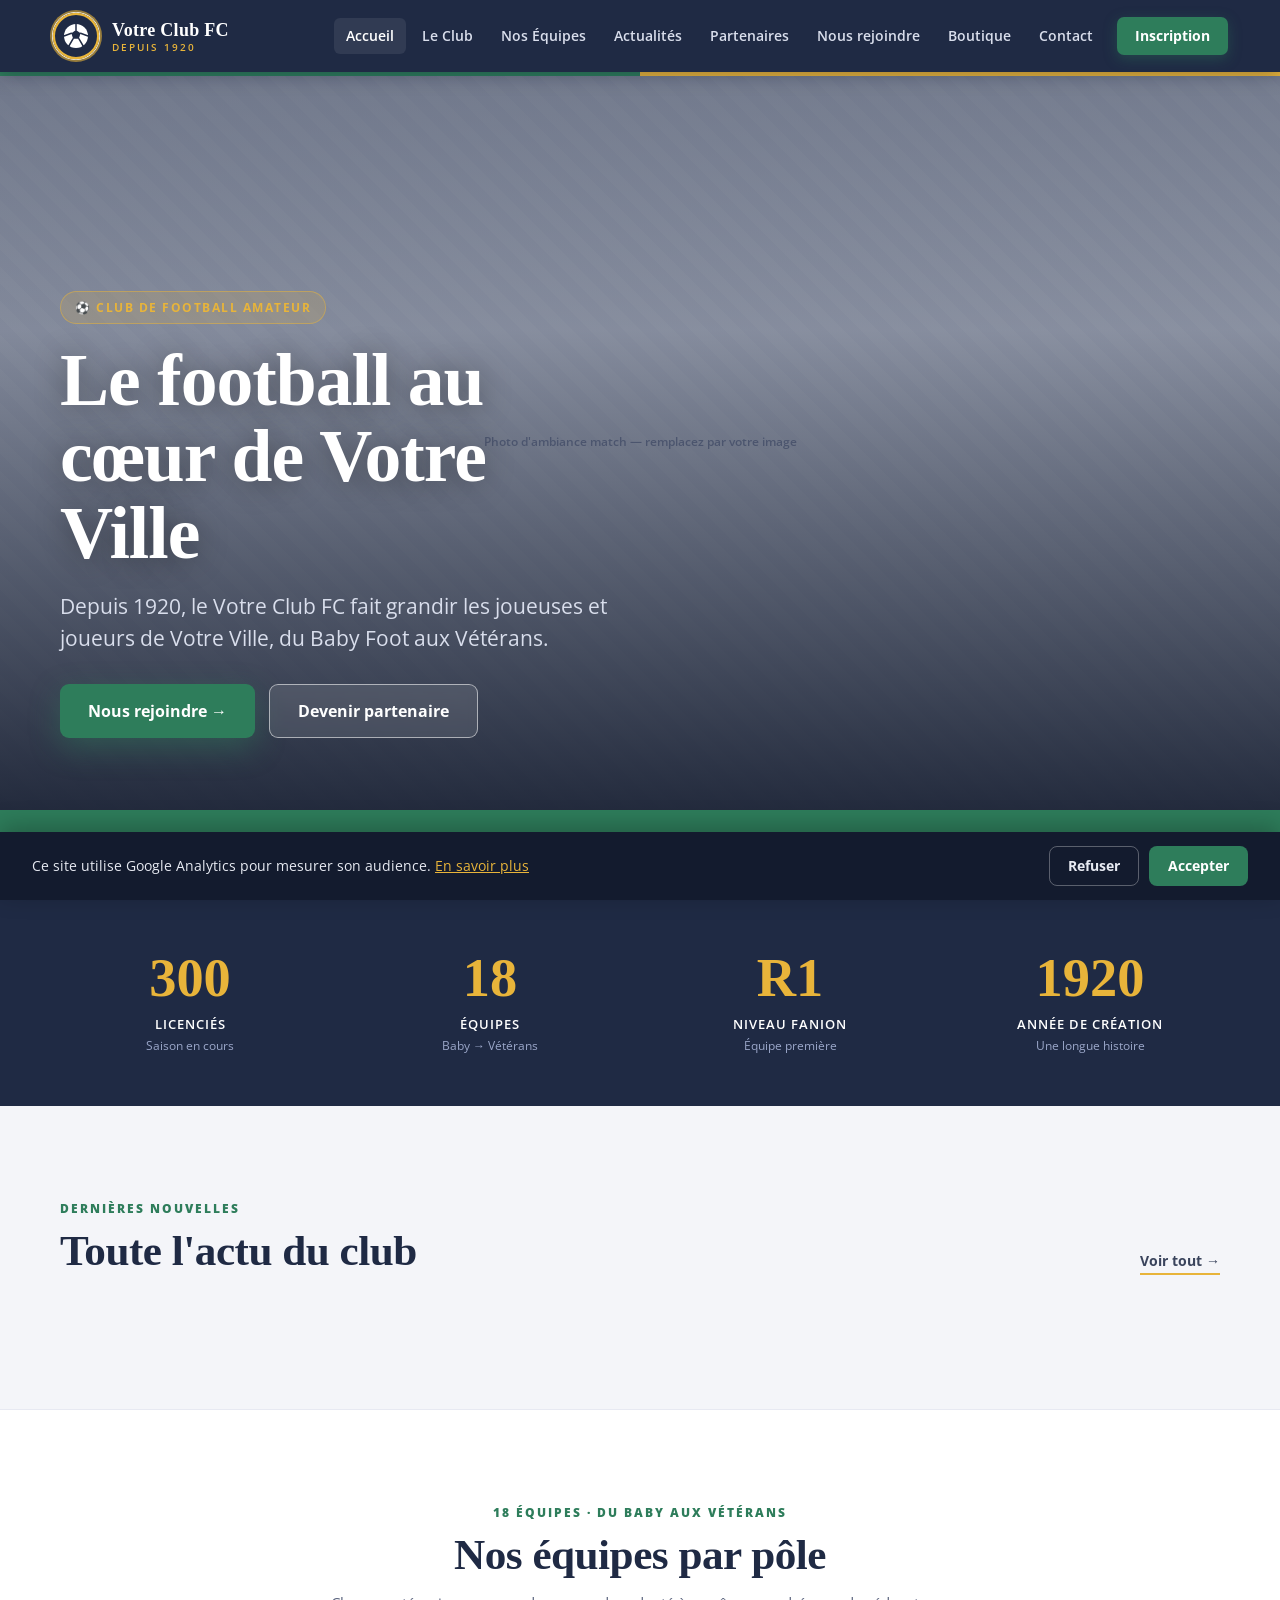
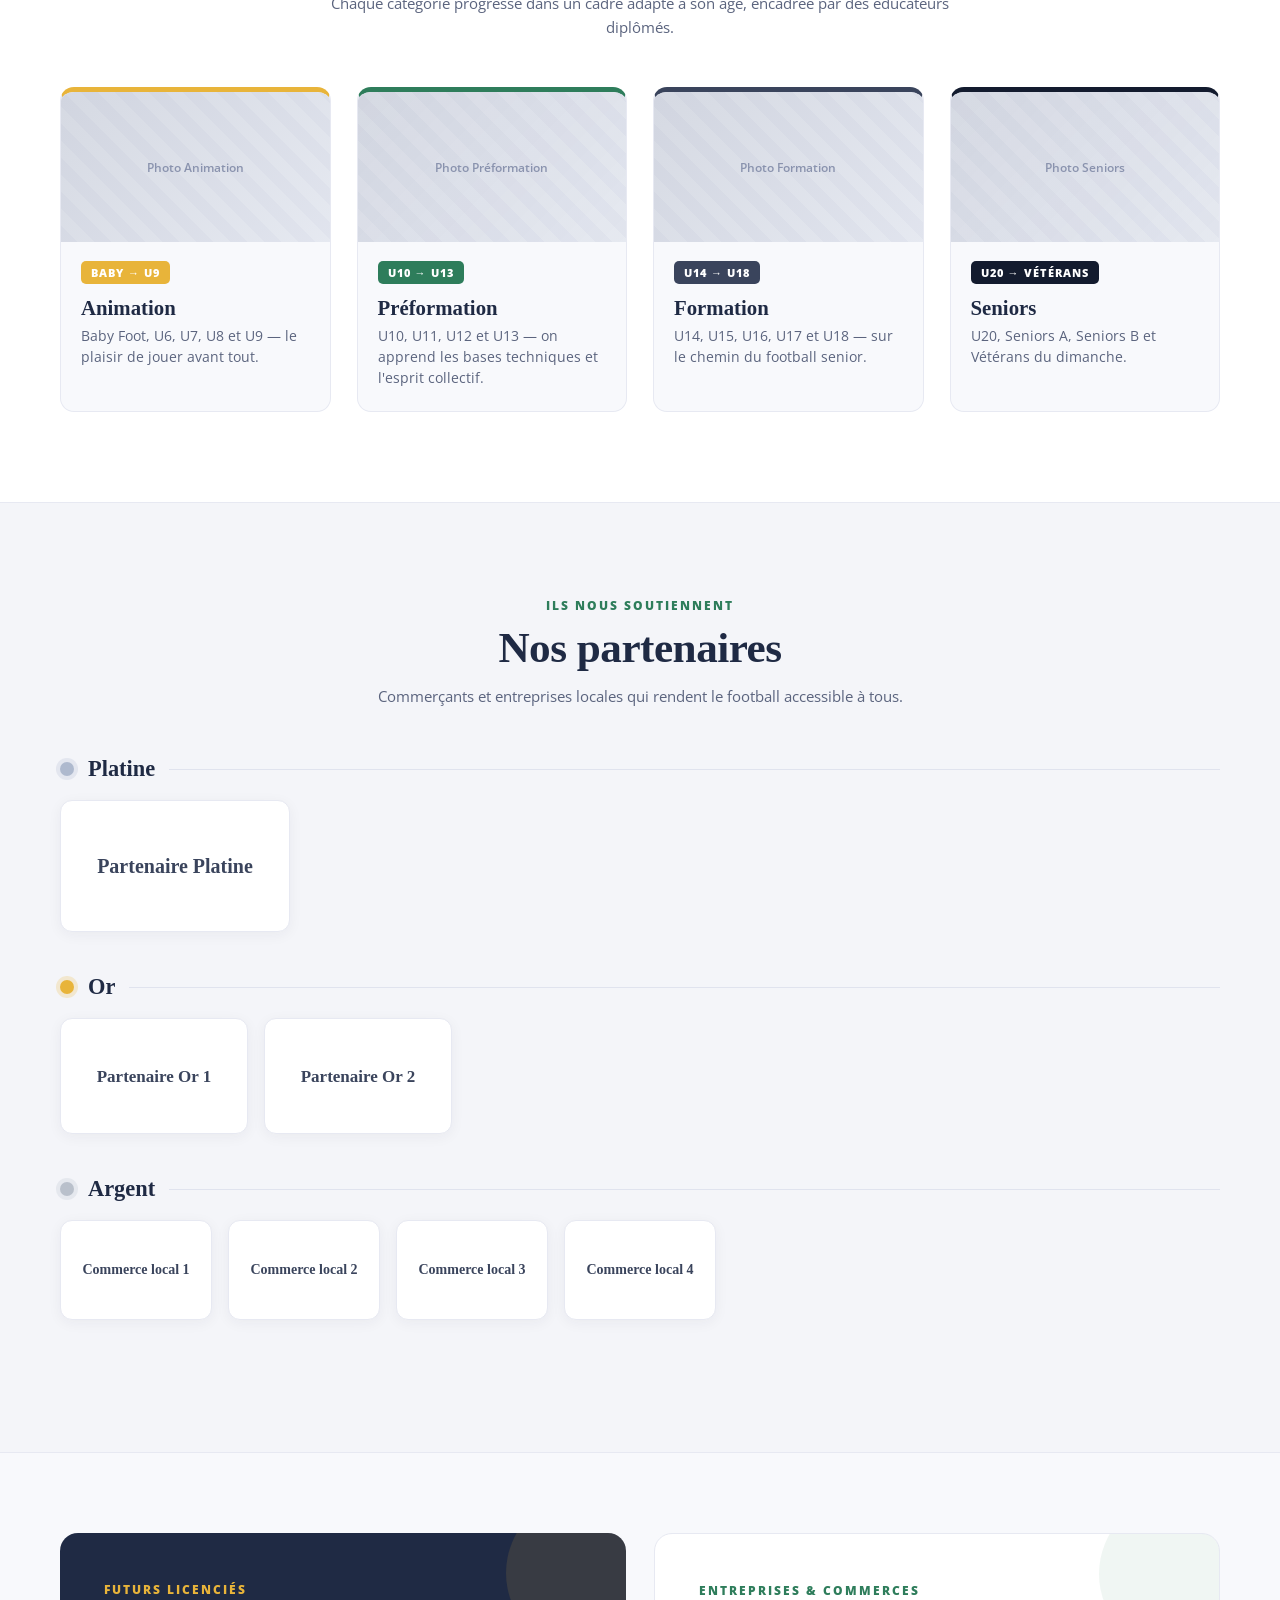
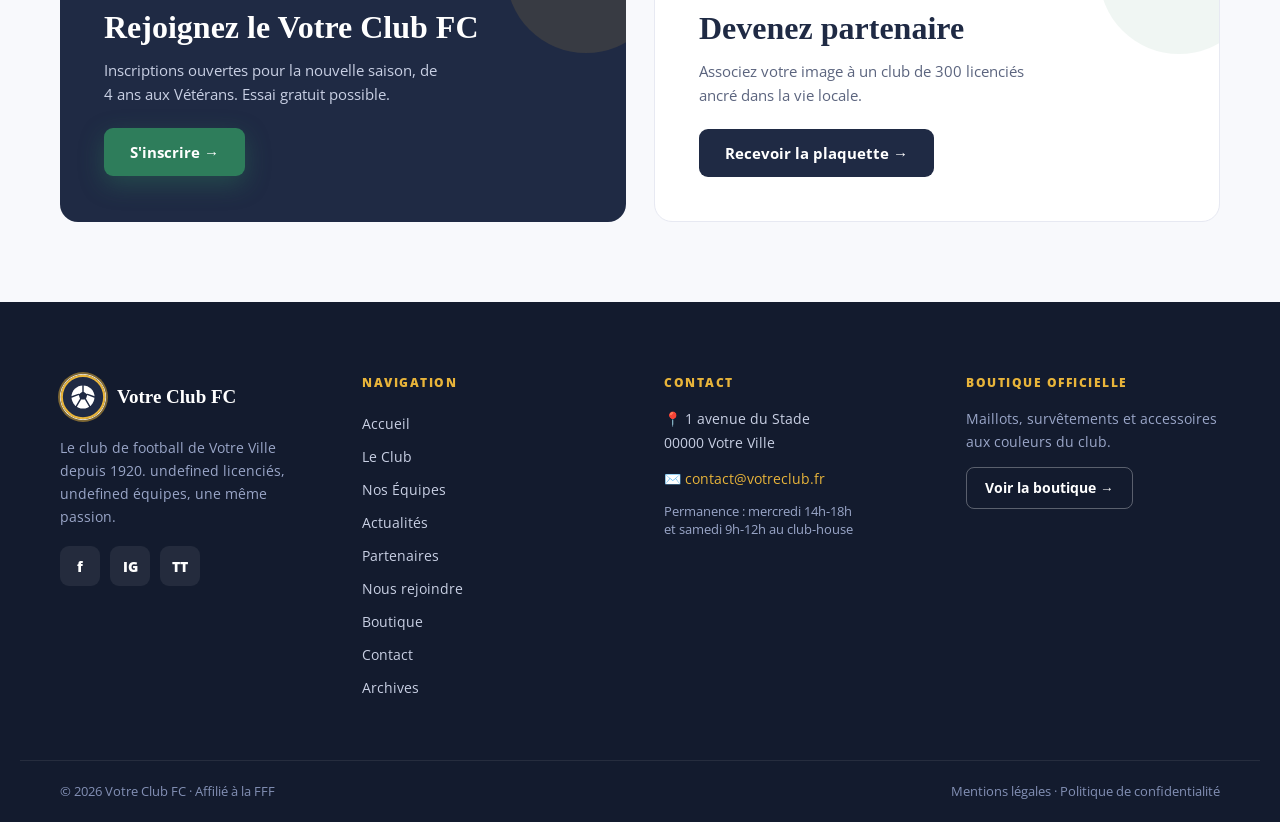
<file: index.html>
<!DOCTYPE html>
<html lang="fr">
<head>
  <meta charset="utf-8">
  <meta name="viewport" content="width=device-width, initial-scale=1">
  <title>Votre Club FC — Site officiel</title>
  <meta name="description" content="Le site officiel de votre club de football amateur : équipes, actualités, résultats du week-end, partenaires et inscriptions.">

  <link rel="preconnect" href="https://fonts.googleapis.com">
  <link rel="preconnect" href="https://fonts.gstatic.com" crossorigin>
  <link href="https://fonts.googleapis.com/css2?family=Open+Sans:ital,wght@0,400;0,500;0,600;0,700;0,800;1,400&display=swap" rel="stylesheet">
  <link rel="stylesheet" href="css/style.css">
</head>
<body>

  <header class="site-header">
    <nav class="nav">
      <a href="index.html#accueil" class="nav__logo">
        <img src="images/logo.svg" data-config-src="logoUrl" alt="Logo du club" class="logo-img">
        <span class="logo-text">
          <span class="logo-name" data-config="clubName">Votre Club FC</span>
          <span class="logo-since" data-config="since">DEPUIS 1920</span>
        </span>
      </a>
      <div class="nav__links">
        <a href="index.html#accueil" class="nav__link is-active">Accueil</a>
        <a href="club.html" class="nav__link">Le Club</a>
        <a href="equipes.html" class="nav__link">Nos Équipes</a>
        <a href="actualites.html" class="nav__link">Actualités</a>
        <a href="partenaires.html" class="nav__link">Partenaires</a>
        <a href="rejoindre.html" class="nav__link">Nous rejoindre</a>
        <a href="boutique.html" class="nav__link">Boutique</a>
        <a href="contact.html" class="nav__link">Contact</a>
        <a href="rejoindre.html" class="nav__cta">Inscription</a>
      </div>
      <button class="nav__burger" data-burger aria-label="Menu" aria-expanded="false" aria-controls="mobile-menu">
        <span><span></span><span></span><span></span></span>
      </button>
    </nav>
    <div class="mobile-menu" id="mobile-menu" data-mobile-menu>
      <a href="index.html#accueil" class="mobile-menu__link">Accueil</a>
      <a href="club.html" class="mobile-menu__link">Le Club</a>
      <a href="equipes.html" class="mobile-menu__link">Nos Équipes</a>
      <a href="actualites.html" class="mobile-menu__link">Actualités</a>
      <a href="partenaires.html" class="mobile-menu__link">Partenaires</a>
      <a href="rejoindre.html" class="mobile-menu__link">Nous rejoindre</a>
      <a href="boutique.html" class="mobile-menu__link">Boutique</a>
      <a href="contact.html" class="mobile-menu__link">Contact</a>
      <a href="rejoindre.html" class="mobile-menu__cta">S'inscrire au club</a>
    </div>
  </header>

  <!-- ============ HERO ============ -->
  <section id="accueil" class="hero">
    <div class="img-placeholder">Photo d'ambiance match — remplacez par votre image</div>
    <div class="hero__overlay"></div>
    <div class="hero__stripe"></div>
    <div class="hero__content">
      <span class="badge">⚽ CLUB DE FOOTBALL AMATEUR</span>
      <h1 class="hero__title">Le football au cœur de <span data-config="city">Votre Ville</span></h1>
      <p class="hero__text">Depuis <span data-config="foundedYear">1920</span>, le <span data-config="clubName">Votre Club FC</span> fait grandir les joueuses et joueurs de <span data-config="city">Votre Ville</span>, du Baby Foot aux Vétérans.</p>
      <div class="hero__actions">
        <a href="rejoindre.html" class="btn btn--primary">Nous rejoindre →</a>
        <a href="partenaires.html" class="btn btn--ghost">Devenir partenaire</a>
      </div>
    </div>
  </section>

  <!-- ============ BANDEAU PROCHAIN MATCH ============ -->
  <section class="match-banner">
    <div class="match-banner__inner">
      <div class="match-label">
        <span class="pulse-dot"></span>
        <span>PROCHAIN MATCH</span>
      </div>
      <div class="match-info">
        <div>
          <div class="match-meta">DIMANCHE · 15H00 · CHAMPIONNAT</div>
          <div class="match-teams"><span data-config="clubName">Votre Club FC</span> <span class="vs">vs</span> Équipe adverse</div>
        </div>
        <span class="match-place">📍 Stade municipal</span>
      </div>
      <a href="actualites.html" class="match-cta">Calendrier →</a>
    </div>
  </section>

  <!-- ============ WEEK-END (alimenté par admin.html) ============ -->
  <section id="weekend" class="section" hidden>
    <div class="section-head">
      <div>
        <span class="eyebrow">LE WEEK-END</span>
        <h2 class="section-title">Programme &amp; résultats</h2>
      </div>
      <span id="weekend-date" class="section-head__meta"></span>
    </div>
    <div class="weekend-grid">
      <div class="weekend-col">
        <h3 class="weekend-subtitle">📅 Programme</h3>
        <div id="program-wrap"></div>
        <p id="program-empty" class="wk-empty" hidden>Programme à venir.</p>
      </div>
      <div class="weekend-col">
        <h3 class="weekend-subtitle">🏆 Derniers résultats</h3>
        <div id="results-wrap"></div>
        <p id="results-empty" class="wk-empty" hidden>Résultats à venir.</p>
      </div>
    </div>
  </section>

  <!-- ============ STATISTIQUES ============ -->
  <section class="stats">
    <div class="stats__grid">
      <div class="stat">
        <span class="stat__value" data-config="memberCount">300</span>
        <span class="stat__label">Licenciés</span>
        <span class="stat__sub">Saison en cours</span>
      </div>
      <div class="stat">
        <span class="stat__value" data-config="teamCount">18</span>
        <span class="stat__label">Équipes</span>
        <span class="stat__sub">Baby → Vétérans</span>
      </div>
      <div class="stat">
        <span class="stat__value" data-config="flagshipTeam.level">R1</span>
        <span class="stat__label">Niveau fanion</span>
        <span class="stat__sub">Équipe première</span>
      </div>
      <div class="stat">
        <span class="stat__value" data-config="foundedYear">1920</span>
        <span class="stat__label">Année de création</span>
        <span class="stat__sub">Une longue histoire</span>
      </div>
    </div>
  </section>

  <!-- ============ ACTUALITÉS (à la une depuis l'admin) ============ -->
  <section id="actus" class="section">
    <div class="section-head">
      <div>
        <span class="eyebrow">DERNIÈRES NOUVELLES</span>
        <h2 class="section-title">Toute l'actu du club</h2>
      </div>
      <a href="actualites.html" class="link-more">Voir tout →</a>
    </div>
    <div class="news-grid" id="news-grid"></div>
    <p class="news-empty" id="news-empty-home" hidden></p>
  </section>

  <!-- ============ ÉQUIPES PAR PÔLE ============ -->
  <section id="equipes" class="section--band">
    <div class="section">
      <div class="section-center">
        <span class="eyebrow"><span data-config="teamCount">18</span> ÉQUIPES · DU BABY AUX VÉTÉRANS</span>
        <h2 class="section-title">Nos équipes par pôle</h2>
        <p>Chaque catégorie progresse dans un cadre adapté à son âge, encadrée par des éducateurs diplômés.</p>
      </div>
      <div class="poles-grid">
        <a href="equipes.html#pole-animation" class="pole-card" style="border-top-color:var(--accent);">
          <div class="pole-card__media"><div class="img-placeholder">Photo Animation</div></div>
          <div class="pole-card__body">
            <span class="pole-range" style="background:var(--accent);">BABY → U9</span>
            <h3 class="pole-name">Animation</h3>
            <p class="pole-teams">Baby Foot, U6, U7, U8 et U9 — le plaisir de jouer avant tout.</p>
          </div>
        </a>
        <a href="equipes.html#pole-preformation" class="pole-card" style="border-top-color:var(--secondary);">
          <div class="pole-card__media"><div class="img-placeholder">Photo Préformation</div></div>
          <div class="pole-card__body">
            <span class="pole-range" style="background:var(--secondary);">U10 → U13</span>
            <h3 class="pole-name">Préformation</h3>
            <p class="pole-teams">U10, U11, U12 et U13 — on apprend les bases techniques et l'esprit collectif.</p>
          </div>
        </a>
        <a href="equipes.html#pole-formation" class="pole-card" style="border-top-color:var(--navy-text);">
          <div class="pole-card__media"><div class="img-placeholder">Photo Formation</div></div>
          <div class="pole-card__body">
            <span class="pole-range" style="background:var(--navy-text);">U14 → U18</span>
            <h3 class="pole-name">Formation</h3>
            <p class="pole-teams">U14, U15, U16, U17 et U18 — sur le chemin du football senior.</p>
          </div>
        </a>
        <a href="equipes.html#pole-seniors" class="pole-card" style="border-top-color:var(--navy-dark);">
          <div class="pole-card__media"><div class="img-placeholder">Photo Seniors</div></div>
          <div class="pole-card__body">
            <span class="pole-range" style="background:var(--navy-dark);">U20 → VÉTÉRANS</span>
            <h3 class="pole-name">Seniors</h3>
            <p class="pole-teams">U20, Seniors A, Seniors B et Vétérans du dimanche.</p>
          </div>
        </a>
      </div>
    </div>
  </section>

  <!-- ============ PARTENAIRES ============ -->
  <section id="partenaires" class="section">
    <div class="section-center">
      <span class="eyebrow">ILS NOUS SOUTIENNENT</span>
      <h2 class="section-title">Nos partenaires</h2>
      <p>Commerçants et entreprises locales qui rendent le football accessible à tous.</p>
    </div>
    <div class="tier">
      <div class="tier__head">
        <span class="tier__chip" style="background:#AEB9CE;box-shadow:0 0 0 4px rgba(174,185,206,.25);"></span>
        <span class="tier__name">Platine</span><span class="tier__line"></span>
      </div>
      <div class="tier__logos">
        <div class="partner-logo" style="width:230px;height:132px;"><span style="font-size:20px;">Partenaire Platine</span></div>
      </div>
    </div>
    <div class="tier">
      <div class="tier__head">
        <span class="tier__chip" style="background:var(--accent);box-shadow:0 0 0 4px rgb(from var(--accent) r g b / .22);"></span>
        <span class="tier__name">Or</span><span class="tier__line"></span>
      </div>
      <div class="tier__logos">
        <div class="partner-logo" style="width:188px;height:116px;"><span style="font-size:17px;">Partenaire Or 1</span></div>
        <div class="partner-logo" style="width:188px;height:116px;"><span style="font-size:17px;">Partenaire Or 2</span></div>
      </div>
    </div>
    <div class="tier">
      <div class="tier__head">
        <span class="tier__chip" style="background:#B9C0CB;box-shadow:0 0 0 4px rgba(185,192,203,.25);"></span>
        <span class="tier__name">Argent</span><span class="tier__line"></span>
      </div>
      <div class="tier__logos">
        <div class="partner-logo" style="width:152px;height:100px;"><span style="font-size:14px;">Commerce local 1</span></div>
        <div class="partner-logo" style="width:152px;height:100px;"><span style="font-size:14px;">Commerce local 2</span></div>
        <div class="partner-logo" style="width:152px;height:100px;"><span style="font-size:14px;">Commerce local 3</span></div>
        <div class="partner-logo" style="width:152px;height:100px;"><span style="font-size:14px;">Commerce local 4</span></div>
      </div>
    </div>
  </section>

  <!-- ============ DOUBLE CTA ============ -->
  <section class="cta-section">
    <div class="cta-grid">
      <div id="rejoindre" class="cta-card cta-card--join">
        <div class="cta-card__deco cta-card__deco--gold"></div>
        <span class="eyebrow eyebrow--gold">FUTURS LICENCIÉS</span>
        <h3>Rejoignez le <span data-config="clubName">Votre Club FC</span></h3>
        <p>Inscriptions ouvertes pour la nouvelle saison, de 4 ans aux Vétérans. Essai gratuit possible.</p>
        <a href="rejoindre.html" class="cta-card__btn cta-card__btn--red">S'inscrire →</a>
      </div>
      <div class="cta-card cta-card--partner">
        <div class="cta-card__deco cta-card__deco--red"></div>
        <span class="eyebrow">ENTREPRISES & COMMERCES</span>
        <h3>Devenez partenaire</h3>
        <p>Associez votre image à un club de <span data-config="memberCount">300</span> licenciés ancré dans la vie locale.</p>
        <a href="partenaires.html" class="cta-card__btn cta-card__btn--navy">Recevoir la plaquette →</a>
      </div>
    </div>
  </section>

  <!-- ============ FOOTER ============ -->
  <footer id="contact" class="site-footer">
    <div class="footer-grid">
      <div class="footer-club">
        <div class="footer-club__top">
          <img src="images/logo.svg" data-config-src="logoUrl" alt="Logo du club" class="footer-club__logo">
          <span class="footer-club__name" data-config="clubName">Votre Club FC</span>
        </div>
        <p class="footer-club__text" data-config="aboutText">Le club de football de votre ville. Rejoignez l'aventure !</p>
        <div class="social">
          <a href="#" data-config-href="social.facebook" aria-label="Facebook" class="social__link">f</a>
          <a href="#" data-config-href="social.instagram" aria-label="Instagram" class="social__link">IG</a>
          <a href="#" data-config-href="social.tiktok" aria-label="TikTok" class="social__link">TT</a>
        </div>
      </div>
      <div class="footer-col">
        <h4 class="footer-col__title">Navigation</h4>
        <a href="index.html#accueil" class="footer-link">Accueil</a>
        <a href="club.html" class="footer-link">Le Club</a>
        <a href="equipes.html" class="footer-link">Nos Équipes</a>
        <a href="actualites.html" class="footer-link">Actualités</a>
        <a href="partenaires.html" class="footer-link">Partenaires</a>
        <a href="rejoindre.html" class="footer-link">Nous rejoindre</a>
        <a href="boutique.html" class="footer-link">Boutique</a>
        <a href="contact.html" class="footer-link">Contact</a>
      </div>
      <div class="footer-col">
        <h4 class="footer-col__title">Contact</h4>
        <p class="footer-contact">📍 <span data-config-html="addressHtml">1 avenue du Stade<br>00000 Votre Ville</span></p>
        <p class="footer-contact" data-config-show="phone" hidden>📞 <a data-config="phone" data-config-href="telHref" href="#"></a></p>
        <p class="footer-contact" style="margin-top:12px;">✉️ <a href="mailto:contact@votreclub.fr" data-config="email" data-config-href="emailHref">contact@votreclub.fr</a></p>
        <p class="footer-contact--muted">Permanence : mercredi 14h-18h<br>et samedi 9h-12h au club-house</p>
      </div>
      <div class="footer-col footer-shop">
        <h4 class="footer-col__title">Boutique officielle</h4>
        <p>Maillots, survêtements et accessoires aux couleurs du club.</p>
        <a href="boutique.html" data-config-href="shopUrl" class="footer-shop__btn">Voir la boutique →</a>
      </div>
    </div>
    <div class="footer-bottom">
      <span>© 2026 <span data-config="clubName">Votre Club FC</span> · Affilié à la FFF</span>
      <span>Mentions légales · Politique de confidentialité</span>
    </div>
  </footer>

  <script src="js/config.js"></script>
  <script src="js/store.js"></script>
  <script src="js/news.js"></script>
  <script src="js/main.js"></script>
  <script src="js/weekend.js"></script>
  <!-- Aperçu live (demo.html) : applique le thème reçu via postMessage -->
  <script>
    (function () {
      window.addEventListener('message', function (e) {
        var d = e.data;
        if (!d || d.type !== 'previewTheme') return;
        var r = document.documentElement;
        if (d.primary)   r.style.setProperty('--primary', d.primary);
        if (d.secondary) r.style.setProperty('--secondary', d.secondary);
        if (d.accent)    r.style.setProperty('--accent', d.accent);
        if (typeof d.clubName === 'string') {
          document.querySelectorAll('[data-config="clubName"]').forEach(function (el) { el.textContent = d.clubName; });
        }
      });
    })();
  </script>
</body>
</html>
</file>
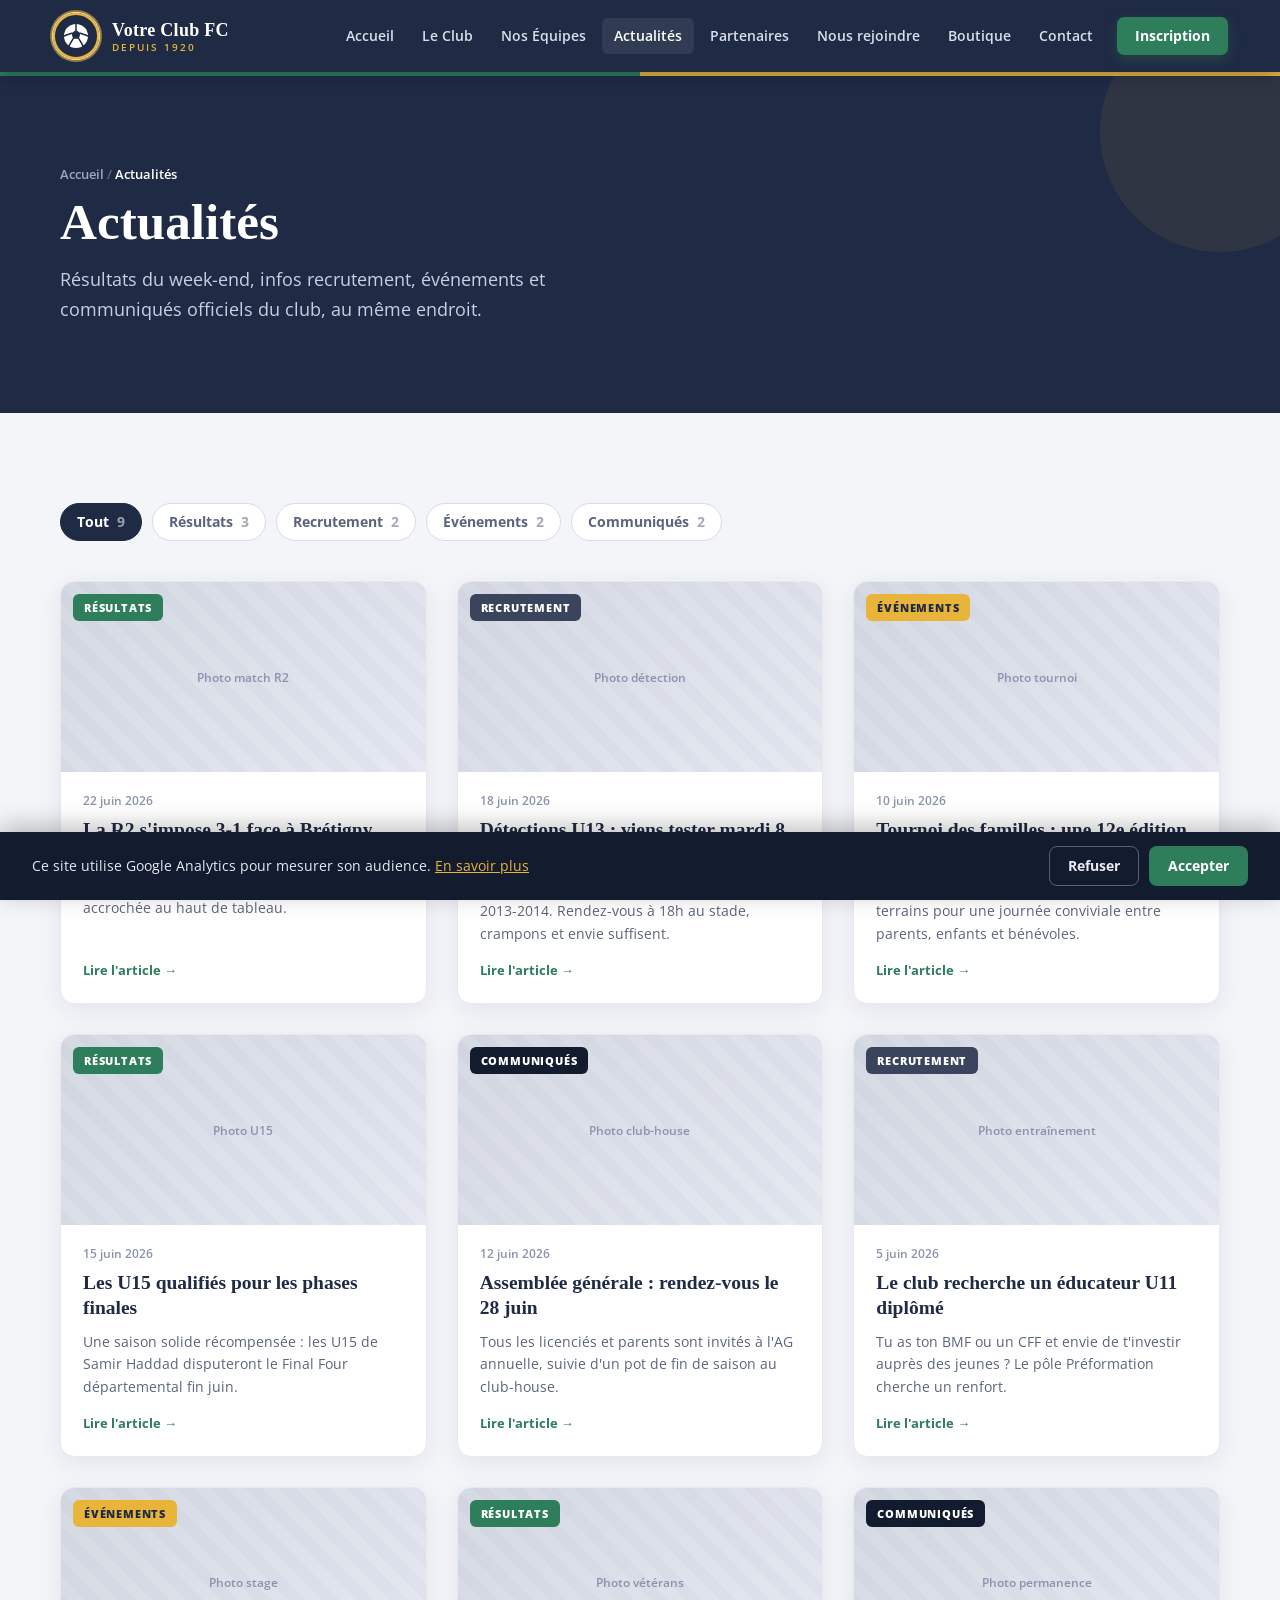
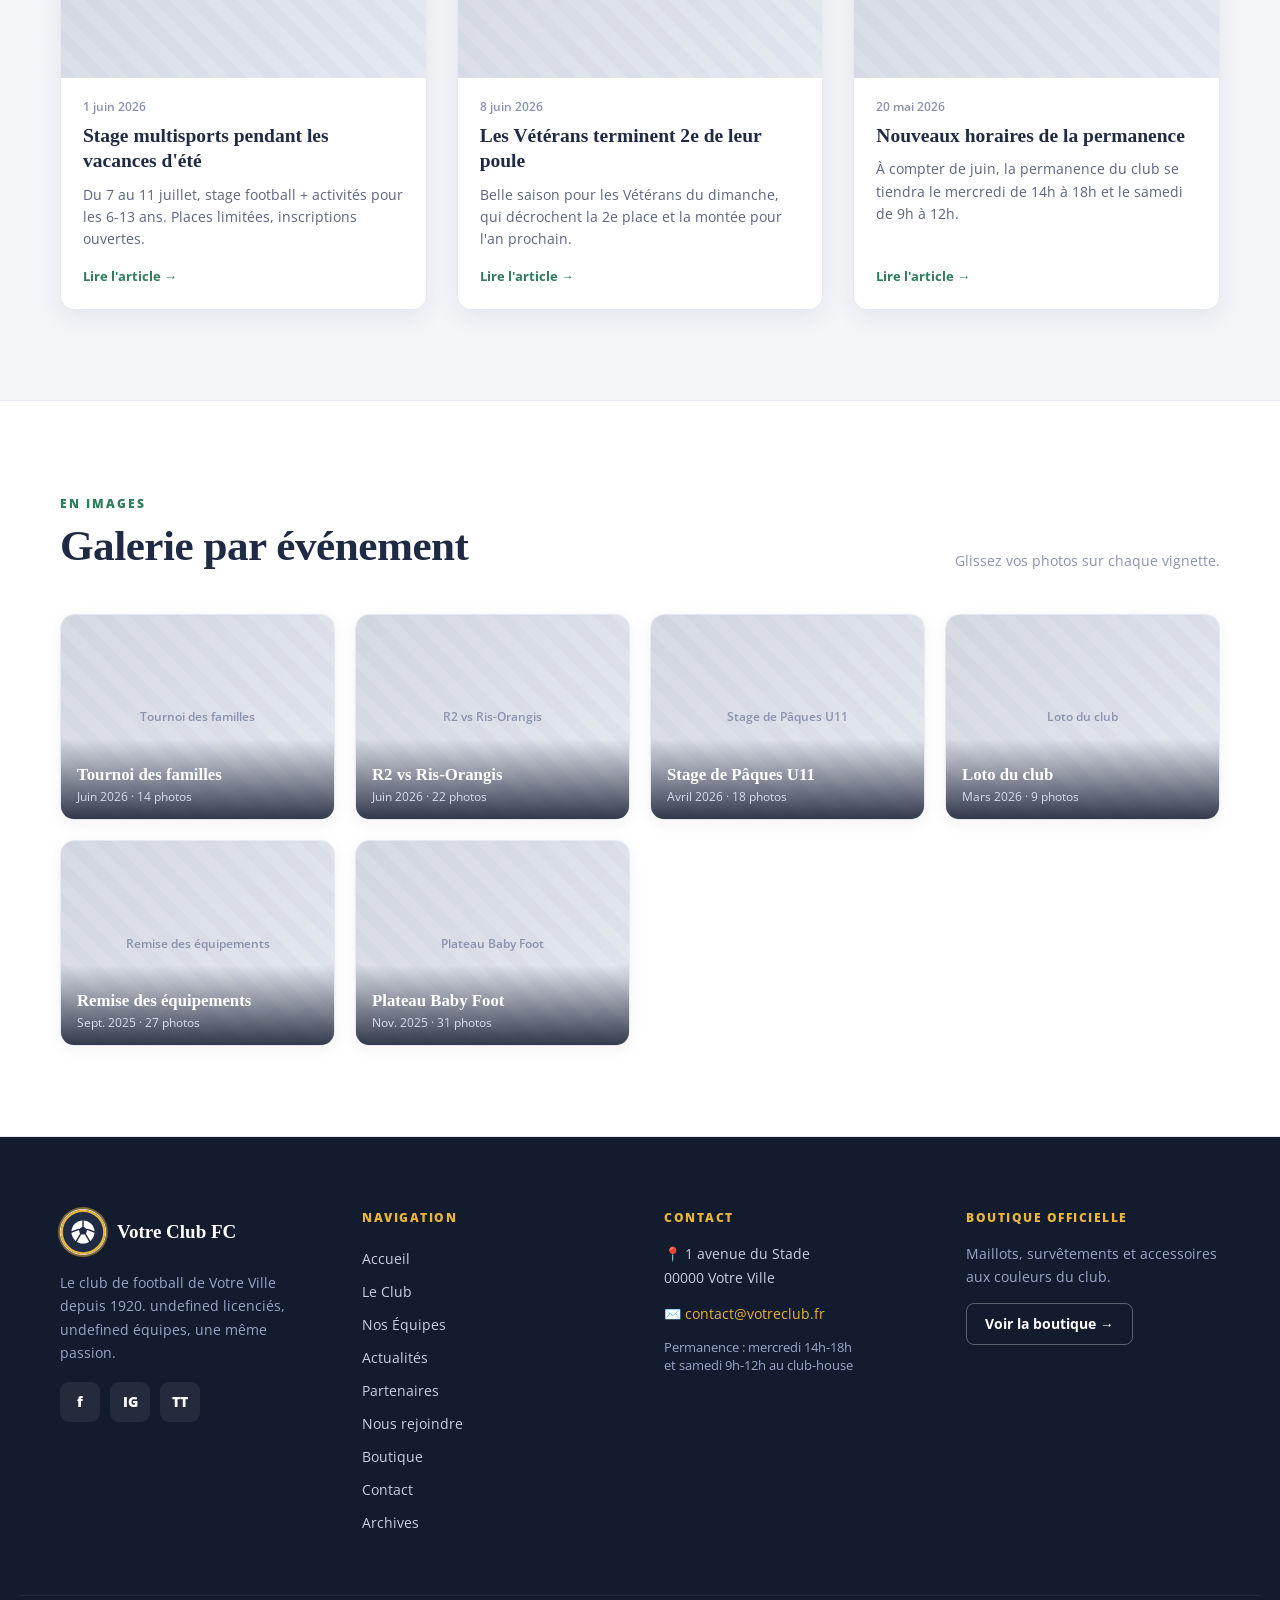
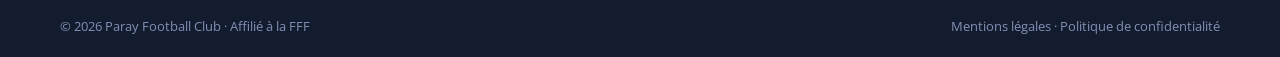
<file: actualites.html>
<!DOCTYPE html>
<html lang="fr">
<head>
  <meta charset="utf-8">
  <meta name="viewport" content="width=device-width, initial-scale=1">
  <title>Actualités — Paray FC</title>
  <meta name="description" content="Résultats, recrutement, événements et communiqués du Paray Football Club, avec galerie photos par événement.">
  <link rel="preconnect" href="https://fonts.googleapis.com">
  <link rel="preconnect" href="https://fonts.gstatic.com" crossorigin>
  <link href="https://fonts.googleapis.com/css2?family=Open+Sans:ital,wght@0,400;0,500;0,600;0,700;0,800;1,400&display=swap" rel="stylesheet">
  <link rel="stylesheet" href="css/style.css">
</head>
<body>

  <header class="site-header">
    <nav class="nav">
      <a href="index.html#accueil" class="nav__logo">
        <img src="images/logo.svg" data-config-src="logoUrl" alt="Logo du club" class="logo-img">
        <span class="logo-text">
          <span class="logo-name" data-config="clubName">Paray FC</span>
          <span class="logo-since" data-config="since">DEPUIS 1947</span>
        </span>
      </a>
      <div class="nav__links">
        <a href="index.html#accueil" class="nav__link">Accueil</a>
        <a href="club.html" class="nav__link">Le Club</a>
        <a href="equipes.html" class="nav__link">Nos Équipes</a>
        <a href="actualites.html" class="nav__link is-active">Actualités</a>
        <a href="partenaires.html" class="nav__link">Partenaires</a>
        <a href="rejoindre.html" class="nav__link">Nous rejoindre</a>
        <a href="boutique.html" class="nav__link">Boutique</a>
        <a href="contact.html" class="nav__link">Contact</a>
        <a href="rejoindre.html" class="nav__cta">Inscription</a>
      </div>
      <button class="nav__burger" data-burger aria-label="Menu" aria-expanded="false" aria-controls="mobile-menu">
        <span><span></span><span></span><span></span></span>
      </button>
    </nav>
    <div class="mobile-menu" id="mobile-menu" data-mobile-menu>
      <a href="index.html#accueil" class="mobile-menu__link">Accueil</a>
      <a href="club.html" class="mobile-menu__link">Le Club</a>
      <a href="equipes.html" class="mobile-menu__link">Nos Équipes</a>
      <a href="actualites.html" class="mobile-menu__link">Actualités</a>
      <a href="partenaires.html" class="mobile-menu__link">Partenaires</a>
      <a href="rejoindre.html" class="mobile-menu__link">Nous rejoindre</a>
      <a href="boutique.html" class="mobile-menu__link">Boutique</a>
      <a href="contact.html" class="mobile-menu__link">Contact</a>
      <a href="rejoindre.html" class="mobile-menu__cta">S'inscrire au club</a>
    </div>
  </header>

  <!-- ============ EN-TÊTE ============ -->
  <section class="page-hero">
    <div class="page-hero__inner">
      <span class="breadcrumb"><a href="index.html">Accueil</a> <span class="sep">/</span> <span class="current">Actualités</span></span>
      <h1>Actualités</h1>
      <p>Résultats du week-end, infos recrutement, événements et communiqués officiels du club, au même endroit.</p>
    </div>
  </section>

  <!-- ============ FILTRES + ARTICLES ============ -->
  <section class="section">
    <div class="filters">
      <button class="filter-btn is-active" data-filter="Tout" style="--c:var(--primary);--fg:#fff;">Tout <span class="count">9</span></button>
      <button class="filter-btn" data-filter="Résultats" style="--c:var(--secondary);--fg:#fff;">Résultats <span class="count">3</span></button>
      <button class="filter-btn" data-filter="Recrutement" style="--c:var(--navy-text);--fg:#fff;">Recrutement <span class="count">2</span></button>
      <button class="filter-btn" data-filter="Événements" style="--c:var(--accent);--fg:var(--primary);">Événements <span class="count">2</span></button>
      <button class="filter-btn" data-filter="Communiqués" style="--c:var(--navy-dark);--fg:#fff;">Communiqués <span class="count">2</span></button>
    </div>

    <div class="news-grid">
      <a href="#" class="news-card" data-cat="Résultats">
        <div class="news-card__media"><div class="img-placeholder">Photo match R2</div><span class="news-card__cat" style="background:var(--secondary);color:#fff;">RÉSULTATS</span></div>
        <div class="news-card__body">
          <span class="news-card__date">22 juin 2026</span>
          <h3 class="news-card__title">La R2 s'impose 3-1 face à Brétigny</h3>
          <p class="news-card__excerpt">Portée par un doublé de Mehdi Saïdi, l'équipe fanion enchaîne une troisième victoire et reste accrochée au haut de tableau.</p>
          <span class="news-card__more">Lire l'article →</span>
        </div>
      </a>
      <a href="#" class="news-card" data-cat="Recrutement">
        <div class="news-card__media"><div class="img-placeholder">Photo détection</div><span class="news-card__cat" style="background:var(--navy-text);color:#fff;">RECRUTEMENT</span></div>
        <div class="news-card__body">
          <span class="news-card__date">18 juin 2026</span>
          <h3 class="news-card__title">Détections U13 : viens tester mardi 8 juillet</h3>
          <p class="news-card__excerpt">Le club ouvre ses portes aux joueurs nés en 2013-2014. Rendez-vous à 18h au stade, crampons et envie suffisent.</p>
          <span class="news-card__more">Lire l'article →</span>
        </div>
      </a>
      <a href="#" class="news-card" data-cat="Événements">
        <div class="news-card__media"><div class="img-placeholder">Photo tournoi</div><span class="news-card__cat" style="background:var(--accent);color:var(--primary);">ÉVÉNEMENTS</span></div>
        <div class="news-card__body">
          <span class="news-card__date">10 juin 2026</span>
          <h3 class="news-card__title">Tournoi des familles : une 12e édition réussie</h3>
          <p class="news-card__excerpt">Plus de 300 personnes réunies autour des terrains pour une journée conviviale entre parents, enfants et bénévoles.</p>
          <span class="news-card__more">Lire l'article →</span>
        </div>
      </a>
      <a href="#" class="news-card" data-cat="Résultats">
        <div class="news-card__media"><div class="img-placeholder">Photo U15</div><span class="news-card__cat" style="background:var(--secondary);color:#fff;">RÉSULTATS</span></div>
        <div class="news-card__body">
          <span class="news-card__date">15 juin 2026</span>
          <h3 class="news-card__title">Les U15 qualifiés pour les phases finales</h3>
          <p class="news-card__excerpt">Une saison solide récompensée : les U15 de Samir Haddad disputeront le Final Four départemental fin juin.</p>
          <span class="news-card__more">Lire l'article →</span>
        </div>
      </a>
      <a href="#" class="news-card" data-cat="Communiqués">
        <div class="news-card__media"><div class="img-placeholder">Photo club-house</div><span class="news-card__cat" style="background:var(--navy-dark);color:#fff;">COMMUNIQUÉS</span></div>
        <div class="news-card__body">
          <span class="news-card__date">12 juin 2026</span>
          <h3 class="news-card__title">Assemblée générale : rendez-vous le 28 juin</h3>
          <p class="news-card__excerpt">Tous les licenciés et parents sont invités à l'AG annuelle, suivie d'un pot de fin de saison au club-house.</p>
          <span class="news-card__more">Lire l'article →</span>
        </div>
      </a>
      <a href="#" class="news-card" data-cat="Recrutement">
        <div class="news-card__media"><div class="img-placeholder">Photo entraînement</div><span class="news-card__cat" style="background:var(--navy-text);color:#fff;">RECRUTEMENT</span></div>
        <div class="news-card__body">
          <span class="news-card__date">5 juin 2026</span>
          <h3 class="news-card__title">Le club recherche un éducateur U11 diplômé</h3>
          <p class="news-card__excerpt">Tu as ton BMF ou un CFF et envie de t'investir auprès des jeunes ? Le pôle Préformation cherche un renfort.</p>
          <span class="news-card__more">Lire l'article →</span>
        </div>
      </a>
      <a href="#" class="news-card" data-cat="Événements">
        <div class="news-card__media"><div class="img-placeholder">Photo stage</div><span class="news-card__cat" style="background:var(--accent);color:var(--primary);">ÉVÉNEMENTS</span></div>
        <div class="news-card__body">
          <span class="news-card__date">1 juin 2026</span>
          <h3 class="news-card__title">Stage multisports pendant les vacances d'été</h3>
          <p class="news-card__excerpt">Du 7 au 11 juillet, stage football + activités pour les 6-13 ans. Places limitées, inscriptions ouvertes.</p>
          <span class="news-card__more">Lire l'article →</span>
        </div>
      </a>
      <a href="#" class="news-card" data-cat="Résultats">
        <div class="news-card__media"><div class="img-placeholder">Photo vétérans</div><span class="news-card__cat" style="background:var(--secondary);color:#fff;">RÉSULTATS</span></div>
        <div class="news-card__body">
          <span class="news-card__date">8 juin 2026</span>
          <h3 class="news-card__title">Les Vétérans terminent 2e de leur poule</h3>
          <p class="news-card__excerpt">Belle saison pour les Vétérans du dimanche, qui décrochent la 2e place et la montée pour l'an prochain.</p>
          <span class="news-card__more">Lire l'article →</span>
        </div>
      </a>
      <a href="#" class="news-card" data-cat="Communiqués">
        <div class="news-card__media"><div class="img-placeholder">Photo permanence</div><span class="news-card__cat" style="background:var(--navy-dark);color:#fff;">COMMUNIQUÉS</span></div>
        <div class="news-card__body">
          <span class="news-card__date">20 mai 2026</span>
          <h3 class="news-card__title">Nouveaux horaires de la permanence</h3>
          <p class="news-card__excerpt">À compter de juin, la permanence du club se tiendra le mercredi de 14h à 18h et le samedi de 9h à 12h.</p>
          <span class="news-card__more">Lire l'article →</span>
        </div>
      </a>
    </div>
  </section>

  <!-- ============ GALERIE ============ -->
  <section class="section--band">
    <div class="section">
      <div class="section-head">
        <div>
          <span class="eyebrow">EN IMAGES</span>
          <h2 class="section-title">Galerie par événement</h2>
        </div>
        <span class="section-head__meta">Glissez vos photos sur chaque vignette.</span>
      </div>
      <div class="gallery-grid">
        <div class="gallery-item"><div class="img-placeholder">Tournoi des familles</div><div class="gallery-item__cap"><span class="gallery-item__title">Tournoi des familles</span><span class="gallery-item__meta">Juin 2026 · 14 photos</span></div></div>
        <div class="gallery-item"><div class="img-placeholder">R2 vs Ris-Orangis</div><div class="gallery-item__cap"><span class="gallery-item__title">R2 vs Ris-Orangis</span><span class="gallery-item__meta">Juin 2026 · 22 photos</span></div></div>
        <div class="gallery-item"><div class="img-placeholder">Stage de Pâques U11</div><div class="gallery-item__cap"><span class="gallery-item__title">Stage de Pâques U11</span><span class="gallery-item__meta">Avril 2026 · 18 photos</span></div></div>
        <div class="gallery-item"><div class="img-placeholder">Loto du club</div><div class="gallery-item__cap"><span class="gallery-item__title">Loto du club</span><span class="gallery-item__meta">Mars 2026 · 9 photos</span></div></div>
        <div class="gallery-item"><div class="img-placeholder">Remise des équipements</div><div class="gallery-item__cap"><span class="gallery-item__title">Remise des équipements</span><span class="gallery-item__meta">Sept. 2025 · 27 photos</span></div></div>
        <div class="gallery-item"><div class="img-placeholder">Plateau Baby Foot</div><div class="gallery-item__cap"><span class="gallery-item__title">Plateau Baby Foot</span><span class="gallery-item__meta">Nov. 2025 · 31 photos</span></div></div>
      </div>
    </div>
  </section>

  <footer class="site-footer">
    <div class="footer-grid">
      <div class="footer-club">
        <div class="footer-club__top">
          <img src="images/logo.svg" data-config-src="logoUrl" alt="Logo du club" class="footer-club__logo">
          <span class="footer-club__name" data-config="clubName">Paray FC</span>
        </div>
        <p class="footer-club__text" data-config="aboutText">Le club de football de Paray-Vieille-Poste depuis 1947. 524 licenciés, 31 équipes, une même passion.</p>
        <div class="social">
          <a href="#" data-config-href="social.facebook" aria-label="Facebook" class="social__link">f</a>
          <a href="#" data-config-href="social.instagram" aria-label="Instagram" class="social__link">IG</a>
          <a href="#" data-config-href="social.tiktok" aria-label="TikTok" class="social__link">TT</a>
        </div>
      </div>
      <div class="footer-col">
        <h4 class="footer-col__title">Navigation</h4>
        <a href="index.html#accueil" class="footer-link">Accueil</a>
        <a href="club.html" class="footer-link">Le Club</a>
        <a href="equipes.html" class="footer-link">Nos Équipes</a>
        <a href="actualites.html" class="footer-link">Actualités</a>
        <a href="partenaires.html" class="footer-link">Partenaires</a>
        <a href="rejoindre.html" class="footer-link">Nous rejoindre</a>
        <a href="boutique.html" class="footer-link">Boutique</a>
        <a href="contact.html" class="footer-link">Contact</a>
      </div>
      <div class="footer-col">
        <h4 class="footer-col__title">Contact</h4>
        <p class="footer-contact">📍 <span data-config-html="addressHtml">1 rue de Kruft<br>91550 Paray-Vieille-Poste</span></p>
        <p class="footer-contact" data-config-show="phone" hidden>📞 <a data-config="phone" data-config-href="telHref" href="#"></a></p>
        <p class="footer-contact" style="margin-top:12px;">✉️ <a href="mailto:parayfootball@gmail.com" data-config="email" data-config-href="emailHref">parayfootball@gmail.com</a></p>
        <p class="footer-contact--muted">Permanence : mercredi 14h-18h<br>et samedi 9h-12h au club-house</p>
      </div>
      <div class="footer-col footer-shop">
        <h4 class="footer-col__title">Boutique officielle</h4>
        <p>Maillots, survêtements et accessoires aux couleurs du club.</p>
        <a href="boutique.html" data-config-href="shopUrl" class="footer-shop__btn">Voir la boutique →</a>
      </div>
    </div>
    <div class="footer-bottom">
      <span>© 2026 Paray Football Club · Affilié à la FFF</span>
      <span>Mentions légales · Politique de confidentialité</span>
    </div>
  </footer>

  <script src="js/config.js"></script>
  <script src="js/main.js"></script>
</body>
</html>
</file>
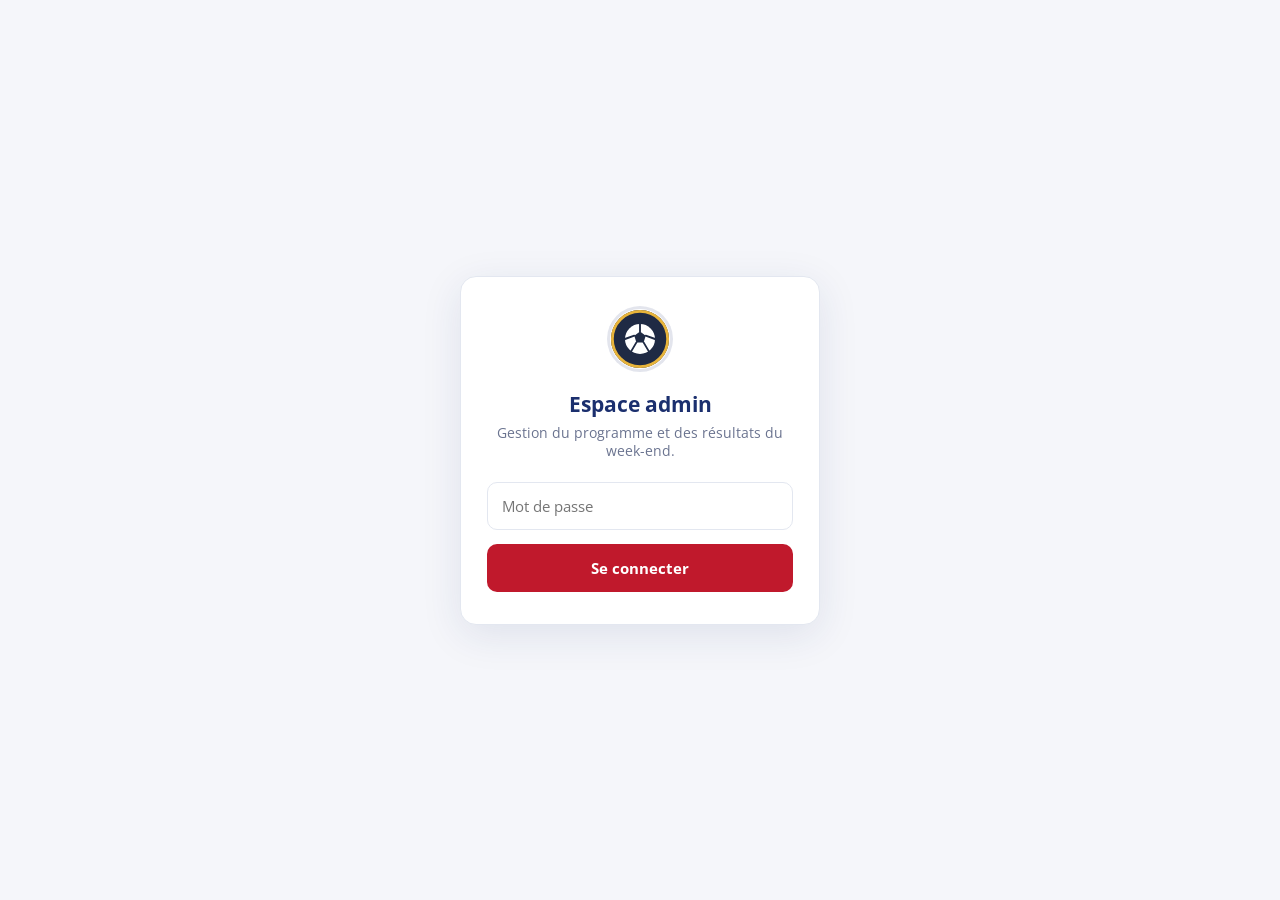
<file: admin.html>
<!DOCTYPE html>
<html lang="fr">
<head>
  <meta charset="utf-8">
  <meta name="viewport" content="width=device-width, initial-scale=1">
  <title>Admin — Week-end du club</title>
  <meta name="robots" content="noindex, nofollow">
  <link rel="preconnect" href="https://fonts.googleapis.com">
  <link rel="preconnect" href="https://fonts.gstatic.com" crossorigin>
  <link href="https://fonts.googleapis.com/css2?family=Open+Sans:wght@400;600;700;800&display=swap" rel="stylesheet">
  <style>
    :root{ --navy:#1B2F6E; --red:#C0192C; --line:#E3E7F0; --ink:#1B2440; --muted:#6B7490; --ok:#1F8A5B; }
    *{ box-sizing:border-box; margin:0; padding:0; }
    body{ font-family:'Open Sans',-apple-system,sans-serif; background:#F5F6FA; color:var(--ink); -webkit-font-smoothing:antialiased; }
    input,select,textarea,button{ font-family:inherit; }

    /* ---------- Écran de connexion ---------- */
    .login{ min-height:100vh; display:grid; place-items:center; padding:24px; }
    .login__card{ width:100%; max-width:360px; background:#fff; border:1px solid var(--line); border-radius:16px; padding:32px 26px; box-shadow:0 10px 40px rgba(27,47,110,.1); text-align:center; }
    .login__logo{ width:60px; height:60px; border-radius:50%; object-fit:cover; background:#fff; box-shadow:0 0 0 3px rgba(27,47,110,.12); margin:0 auto 16px; }
    .login__card h1{ font-size:1.3rem; color:var(--navy); }
    .login__card p{ font-size:13.5px; color:var(--muted); margin:6px 0 22px; }
    .login__card input{ width:100%; border:1.5px solid var(--line); border-radius:10px; padding:13px 14px; font-size:15px; outline:none; }
    .login__card input:focus{ border-color:var(--navy); }
    .login__card button{ width:100%; margin-top:14px; background:var(--red); color:#fff; border:none; border-radius:10px; padding:14px; font-size:15px; font-weight:700; cursor:pointer; }
    .login__err{ color:var(--red); font-size:13px; font-weight:700; margin-top:12px; }

    /* ---------- En-tête ---------- */
    .top{ position:sticky; top:0; z-index:5; background:var(--navy); color:#fff; }
    .top__in{ max-width:900px; margin:0 auto; display:flex; align-items:center; gap:12px; padding:14px clamp(16px,4vw,28px); }
    .top__logo{ width:40px; height:40px; border-radius:50%; object-fit:cover; background:#fff; box-shadow:0 0 0 2px rgba(255,255,255,.25); flex:none; }
    .top__title{ line-height:1.15; }
    .top__title b{ display:block; font-size:15px; }
    .top__title span{ font-size:11.5px; color:#B9C2DE; letter-spacing:.5px; }
    .top__logout{ margin-left:auto; background:rgba(255,255,255,.12); color:#fff; border:1px solid rgba(255,255,255,.25); border-radius:8px; padding:8px 14px; font-size:13px; font-weight:700; cursor:pointer; }

    /* ---------- Contenu ---------- */
    main{ max-width:900px; margin:0 auto; padding:clamp(16px,4vw,28px); }
    .card{ background:#fff; border:1px solid var(--line); border-radius:14px; padding:clamp(18px,3vw,24px); margin-bottom:20px; }
    .card__head{ display:flex; align-items:center; gap:10px; margin-bottom:16px; }
    .card__num{ display:grid; place-items:center; width:30px; height:30px; border-radius:50%; background:var(--navy); color:#fff; font-weight:800; font-size:14px; flex:none; }
    .card__head h2{ font-size:1.05rem; color:var(--navy); }
    label.lbl{ display:block; font-size:12.5px; font-weight:700; color:var(--muted); margin-bottom:6px; }
    .in{ width:100%; border:1.5px solid var(--line); border-radius:9px; padding:11px 12px; font-size:14px; outline:none; background:#fff; }
    .in:focus{ border-color:var(--navy); }

    /* ---------- Tableaux dynamiques ---------- */
    .tbl-wrap{ margin-top:14px; }
    table{ width:100%; border-collapse:collapse; }
    thead th{ text-align:left; font-size:11px; letter-spacing:.4px; text-transform:uppercase; color:var(--muted); font-weight:800; padding:6px 8px; }
    tbody td{ padding:5px 8px; vertical-align:middle; }
    tbody td .in{ padding:9px 10px; }
    .row-act{ width:44px; text-align:center; }
    .del{ width:32px; height:32px; border-radius:8px; border:1.5px solid var(--line); background:#fff; color:var(--red); font-size:14px; font-weight:800; cursor:pointer; line-height:1; }
    .del:hover{ background:var(--red); color:#fff; border-color:var(--red); }

    .btn-add{ margin-top:12px; background:#fff; color:var(--navy); border:1.5px dashed #B9C2DE; border-radius:10px; padding:11px 16px; font-size:14px; font-weight:700; cursor:pointer; }
    .btn-add:hover{ border-style:solid; }
    .btn-save{ margin-top:16px; background:var(--red); color:#fff; border:none; border-radius:10px; padding:13px 22px; font-size:14.5px; font-weight:700; cursor:pointer; box-shadow:0 6px 18px rgba(192,25,44,.3); }
    .btn-save:hover{ transform:translateY(-1px); }
    .grid2{ display:grid; grid-template-columns:1fr 1fr; gap:14px; }
    .counter{ font-size:12px; color:var(--muted); text-align:right; margin-top:6px; }
    input[type=file].in{ padding:9px 10px; }
    .news-preview{ margin-top:10px; }
    .news-preview img{ max-width:100%; max-height:180px; border-radius:10px; border:1px solid var(--line); display:block; }
    .news-list{ margin-top:16px; display:flex; flex-direction:column; gap:8px; }
    .na-row{ display:flex; align-items:center; gap:10px; background:#F8F9FC; border:1px solid var(--line); border-radius:9px; padding:9px 12px; }
    .na-row__t{ flex:1; font-size:13.5px; color:var(--ink); }
    .na-empty{ font-size:13px; color:var(--muted); }

    /* ---------- Tableaux responsive (cartes sur mobile) ---------- */
    @media (max-width:720px){
      thead{ position:absolute; width:1px; height:1px; overflow:hidden; clip:rect(0 0 0 0); }
      tbody tr{ display:block; border:1px solid var(--line); border-radius:12px; padding:6px; margin-bottom:12px; }
      tbody td{ display:flex; align-items:center; gap:10px; padding:6px 6px; }
      tbody td::before{ content:attr(data-label); flex:none; width:88px; font-size:11.5px; font-weight:800; color:var(--muted); text-transform:uppercase; }
      .row-act{ width:auto; justify-content:flex-end; }
      .row-act::before{ content:""; width:0; }
      .grid2{ grid-template-columns:1fr; }
    }

    /* ---------- Toast de confirmation ---------- */
    .toast{ position:fixed; left:50%; bottom:24px; transform:translateX(-50%) translateY(20px); background:var(--ok); color:#fff; font-weight:700; font-size:14px; padding:13px 22px; border-radius:10px; box-shadow:0 10px 30px rgba(31,138,91,.4); opacity:0; transition:all .3s; z-index:50; }
    .toast.show{ opacity:1; transform:translateX(-50%) translateY(0); }
    .note{ font-size:12px; color:var(--muted); text-align:center; padding:8px 0 26px; }
  </style>
</head>
<body>

  <!-- ============ CONNEXION ============ -->
  <div class="login" id="login">
    <form class="login__card" id="login-form">
      <img class="login__logo" id="login-logo" src="images/logo.svg" alt="Logo">
      <h1>Espace admin</h1>
      <p>Gestion du programme et des résultats du week-end.</p>
      <input type="password" id="login-pass" placeholder="Mot de passe" autocomplete="current-password" required>
      <button type="submit">Se connecter</button>
      <div class="login__err" id="login-err" hidden>Mot de passe incorrect.</div>
    </form>
  </div>

  <!-- ============ APPLICATION ============ -->
  <div id="app" hidden>
    <header class="top">
      <div class="top__in">
        <img class="top__logo" id="admin-logo" src="images/logo.svg" alt="Logo">
        <div class="top__title">
          <b id="admin-club">Votre Club FC</b>
          <span>ADMINISTRATION DU WEEK-END</span>
        </div>
        <button class="top__logout" id="logout">Quitter</button>
      </div>
    </header>

    <main>
      <!-- SECTION 1 — PROGRAMME -->
      <section class="card">
        <div class="card__head"><span class="card__num">1</span><h2>Programme du week-end</h2></div>
        <label class="lbl" for="weekend-date">Date du week-end</label>
        <input class="in" type="text" id="weekend-date" placeholder="Samedi 28 &amp; Dimanche 29 juin">
        <div class="tbl-wrap">
          <table>
            <thead><tr><th>Lieu</th><th>Équipe</th><th>Adversaire</th><th>Type</th><th>Heure</th><th></th></tr></thead>
            <tbody id="prog-rows"></tbody>
          </table>
        </div>
        <button class="btn-add" id="prog-add" type="button">+ Ajouter une équipe</button>
        <div><button class="btn-save" id="prog-save" type="button">💾 Enregistrer le programme</button></div>
      </section>

      <!-- SECTION 2 — RÉSULTATS -->
      <section class="card">
        <div class="card__head"><span class="card__num">2</span><h2>Résultats du week-end</h2></div>
        <div class="tbl-wrap">
          <table>
            <thead><tr><th>Lieu</th><th>Équipe</th><th>Adversaire</th><th>Type</th><th>Heure</th><th>Score</th><th>Résultat</th><th></th></tr></thead>
            <tbody id="res-rows"></tbody>
          </table>
        </div>
        <button class="btn-add" id="res-add" type="button">+ Ajouter un résultat</button>
        <div><button class="btn-save" id="res-save" type="button">💾 Enregistrer les résultats</button></div>
      </section>

      <!-- SECTION 3 — ACTUALITÉ -->
      <section class="card">
        <div class="card__head"><span class="card__num">3</span><h2>Actualité rapide</h2></div>
        <div class="grid2">
          <div>
            <label class="lbl" for="news-title">Titre</label>
            <input class="in" type="text" id="news-title" placeholder="Titre de l'actualité">
          </div>
          <div>
            <label class="lbl" for="news-cat">Catégorie</label>
            <select class="in" id="news-cat">
              <option>Résultats</option><option>Événement</option><option>Recrutement</option><option>Communiqué</option>
            </select>
          </div>
        </div>
        <div style="margin-top:14px;">
          <label class="lbl" for="news-text">Texte court</label>
          <textarea class="in" id="news-text" rows="4" maxlength="300" placeholder="Quelques phrases..."></textarea>
          <div class="counter"><span id="news-count">0</span>/300</div>
        </div>
        <div style="margin-top:14px;">
          <label class="lbl" for="news-long">Article complet (optionnel)</label>
          <textarea class="in" id="news-long" rows="6" placeholder="Texte complet de l'article. Le bouton « Lire » n'apparaît que si ce champ dépasse 100 caractères."></textarea>
        </div>
        <div style="margin-top:14px;">
          <label class="lbl" for="news-photo">Photo (optionnel)</label>
          <input class="in" type="file" id="news-photo" accept="image/*">
          <div class="news-preview" id="news-preview" hidden><img id="news-preview-img" alt="Aperçu de la photo"></div>
        </div>
        <button class="btn-save" id="news-save" type="button">💾 Publier l'actu</button>
        <div class="news-list" id="news-list"></div>
      </section>

      <p class="note">Accès protégé côté navigateur · Données enregistrées localement (localStorage)</p>
    </main>
  </div>

  <div class="toast" id="toast" hidden></div>

  <script src="js/config.js"></script>
  <script src="js/store.js"></script>
  <script src="js/admin.js"></script>
</body>
</html>
</file>
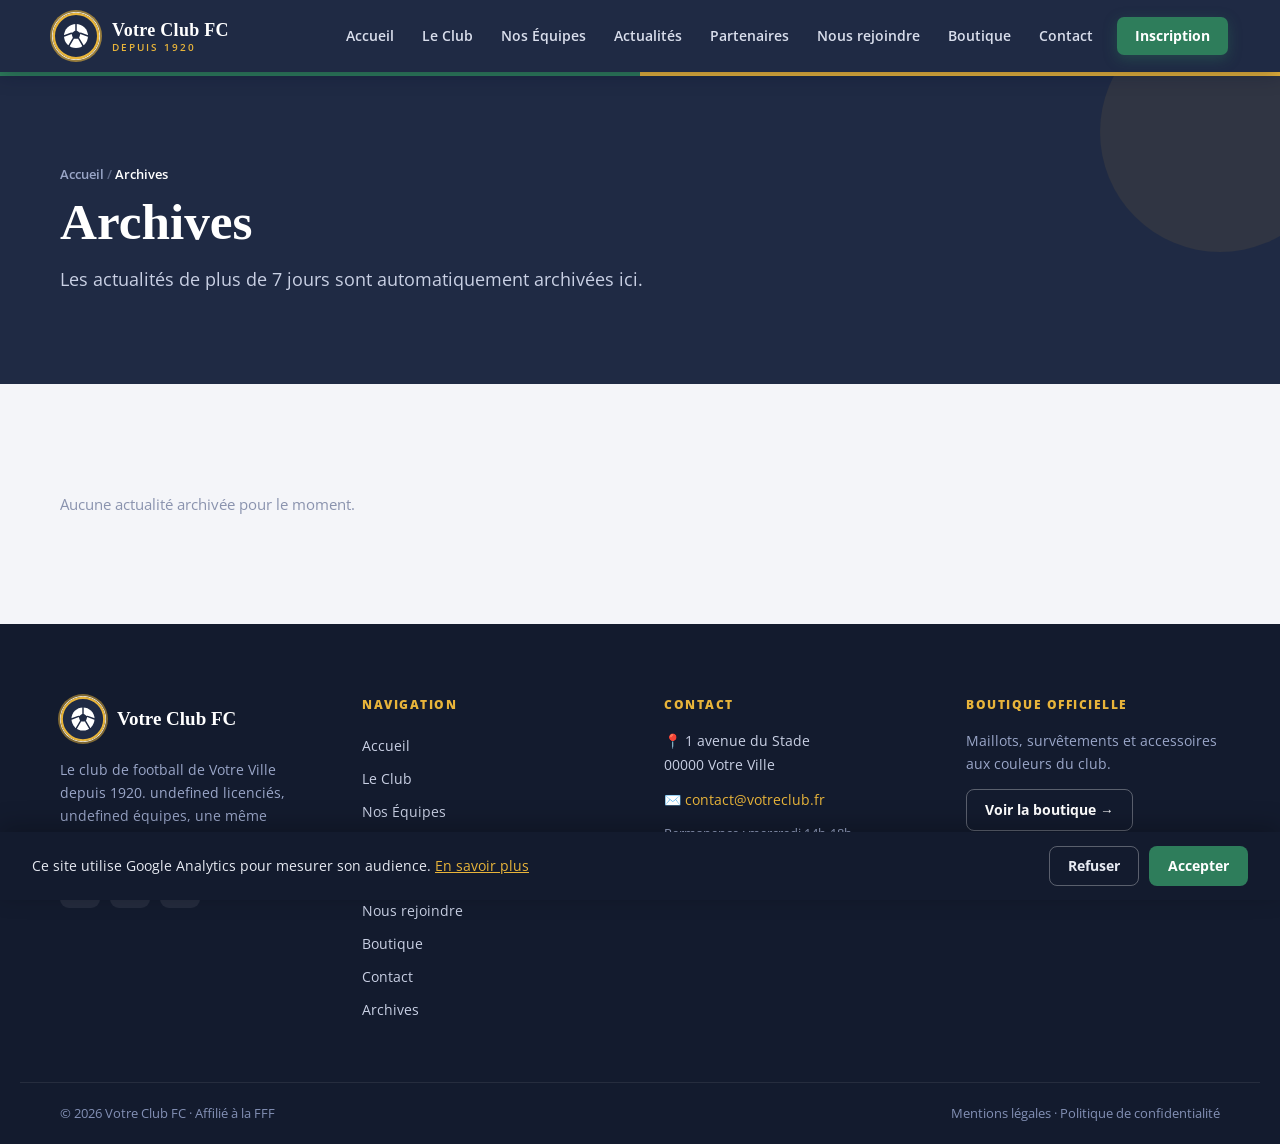
<file: archives.html>
<!DOCTYPE html>
<html lang="fr">
<head>
  <meta charset="utf-8">
  <meta name="viewport" content="width=device-width, initial-scale=1">
  <title>Archives — Votre Club FC</title>
  <meta name="description" content="Les actualités passées du Votre Club FC.">
  <link rel="preconnect" href="https://fonts.googleapis.com">
  <link rel="preconnect" href="https://fonts.gstatic.com" crossorigin>
  <link href="https://fonts.googleapis.com/css2?family=Open+Sans:ital,wght@0,400;0,500;0,600;0,700;0,800;1,400&display=swap" rel="stylesheet">
  <link rel="stylesheet" href="css/style.css">
</head>
<body>

  <header class="site-header">
    <nav class="nav">
      <a href="index.html#accueil" class="nav__logo">
        <img src="images/logo.svg" data-config-src="logoUrl" alt="Logo du club" class="logo-img">
        <span class="logo-text">
          <span class="logo-name" data-config="clubName">Votre Club FC</span>
          <span class="logo-since" data-config="since">DEPUIS 1947</span>
        </span>
      </a>
      <div class="nav__links">
        <a href="index.html#accueil" class="nav__link">Accueil</a>
        <a href="club.html" class="nav__link">Le Club</a>
        <a href="equipes.html" class="nav__link">Nos Équipes</a>
        <a href="actualites.html" class="nav__link">Actualités</a>
        <a href="partenaires.html" class="nav__link">Partenaires</a>
        <a href="rejoindre.html" class="nav__link">Nous rejoindre</a>
        <a href="boutique.html" class="nav__link">Boutique</a>
        <a href="contact.html" class="nav__link">Contact</a>
        <a href="rejoindre.html" class="nav__cta">Inscription</a>
      </div>
      <button class="nav__burger" data-burger aria-label="Menu" aria-expanded="false" aria-controls="mobile-menu">
        <span><span></span><span></span><span></span></span>
      </button>
    </nav>
    <div class="mobile-menu" id="mobile-menu" data-mobile-menu>
      <a href="index.html#accueil" class="mobile-menu__link">Accueil</a>
      <a href="club.html" class="mobile-menu__link">Le Club</a>
      <a href="equipes.html" class="mobile-menu__link">Nos Équipes</a>
      <a href="actualites.html" class="mobile-menu__link">Actualités</a>
      <a href="partenaires.html" class="mobile-menu__link">Partenaires</a>
      <a href="rejoindre.html" class="mobile-menu__link">Nous rejoindre</a>
      <a href="boutique.html" class="mobile-menu__link">Boutique</a>
      <a href="contact.html" class="mobile-menu__link">Contact</a>
      <a href="rejoindre.html" class="mobile-menu__cta">S'inscrire au club</a>
    </div>
  </header>

  <section class="page-hero">
    <div class="page-hero__inner">
      <span class="breadcrumb"><a href="index.html">Accueil</a> <span class="sep">/</span> <span class="current">Archives</span></span>
      <h1>Archives</h1>
      <p>Les actualités de plus de 7 jours sont automatiquement archivées ici.</p>
    </div>
  </section>

  <main class="section">
    <div class="news-grid" id="archives-list"></div>
    <p class="news-empty" id="archives-empty" hidden>Aucune actualité archivée pour le moment.</p>
  </main>

  <footer class="site-footer">
    <div class="footer-grid">
      <div class="footer-club">
        <div class="footer-club__top">
          <img src="images/logo.svg" data-config-src="logoUrl" alt="Logo du club" class="footer-club__logo">
          <span class="footer-club__name" data-config="clubName">Votre Club FC</span>
        </div>
        <p class="footer-club__text" data-config="aboutText">Le club de football de Votre Ville depuis 1947. 524 licenciés, 31 équipes, une même passion.</p>
        <div class="social">
          <a href="#" data-config-href="social.facebook" aria-label="Facebook" class="social__link">f</a>
          <a href="#" data-config-href="social.instagram" aria-label="Instagram" class="social__link">IG</a>
          <a href="#" data-config-href="social.tiktok" aria-label="TikTok" class="social__link">TT</a>
        </div>
      </div>
      <div class="footer-col">
        <h4 class="footer-col__title">Navigation</h4>
        <a href="index.html#accueil" class="footer-link">Accueil</a>
        <a href="club.html" class="footer-link">Le Club</a>
        <a href="equipes.html" class="footer-link">Nos Équipes</a>
        <a href="actualites.html" class="footer-link">Actualités</a>
        <a href="partenaires.html" class="footer-link">Partenaires</a>
        <a href="rejoindre.html" class="footer-link">Nous rejoindre</a>
        <a href="boutique.html" class="footer-link">Boutique</a>
        <a href="contact.html" class="footer-link">Contact</a>
      </div>
      <div class="footer-col">
        <h4 class="footer-col__title">Contact</h4>
        <p class="footer-contact">📍 <span data-config-html="addressHtml">1 avenue du Stade<br>00000 Votre Ville</span></p>
        <p class="footer-contact" data-config-show="phone" hidden>📞 <a data-config="phone" data-config-href="telHref" href="#"></a></p>
        <p class="footer-contact" style="margin-top:12px;">✉️ <a href="mailto:contact@votreclub.fr" data-config="email" data-config-href="emailHref">contact@votreclub.fr</a></p>
        <p class="footer-contact--muted">Permanence : mercredi 14h-18h<br>et samedi 9h-12h au club-house</p>
      </div>
      <div class="footer-col footer-shop">
        <h4 class="footer-col__title">Boutique officielle</h4>
        <p>Maillots, survêtements et accessoires aux couleurs du club.</p>
        <a href="boutique.html" data-config-href="shopUrl" class="footer-shop__btn">Voir la boutique →</a>
      </div>
    </div>
    <div class="footer-bottom">
      <span>© 2026 <span data-config="clubName">Votre Club FC</span> · Affilié à la FFF</span>
      <span>Mentions légales · Politique de confidentialité</span>
    </div>
  </footer>

  <script src="js/config.js"></script>
  <script src="js/store.js"></script>
  <script src="js/news.js"></script>
  <script src="js/main.js"></script>
</body>
</html>
</file>
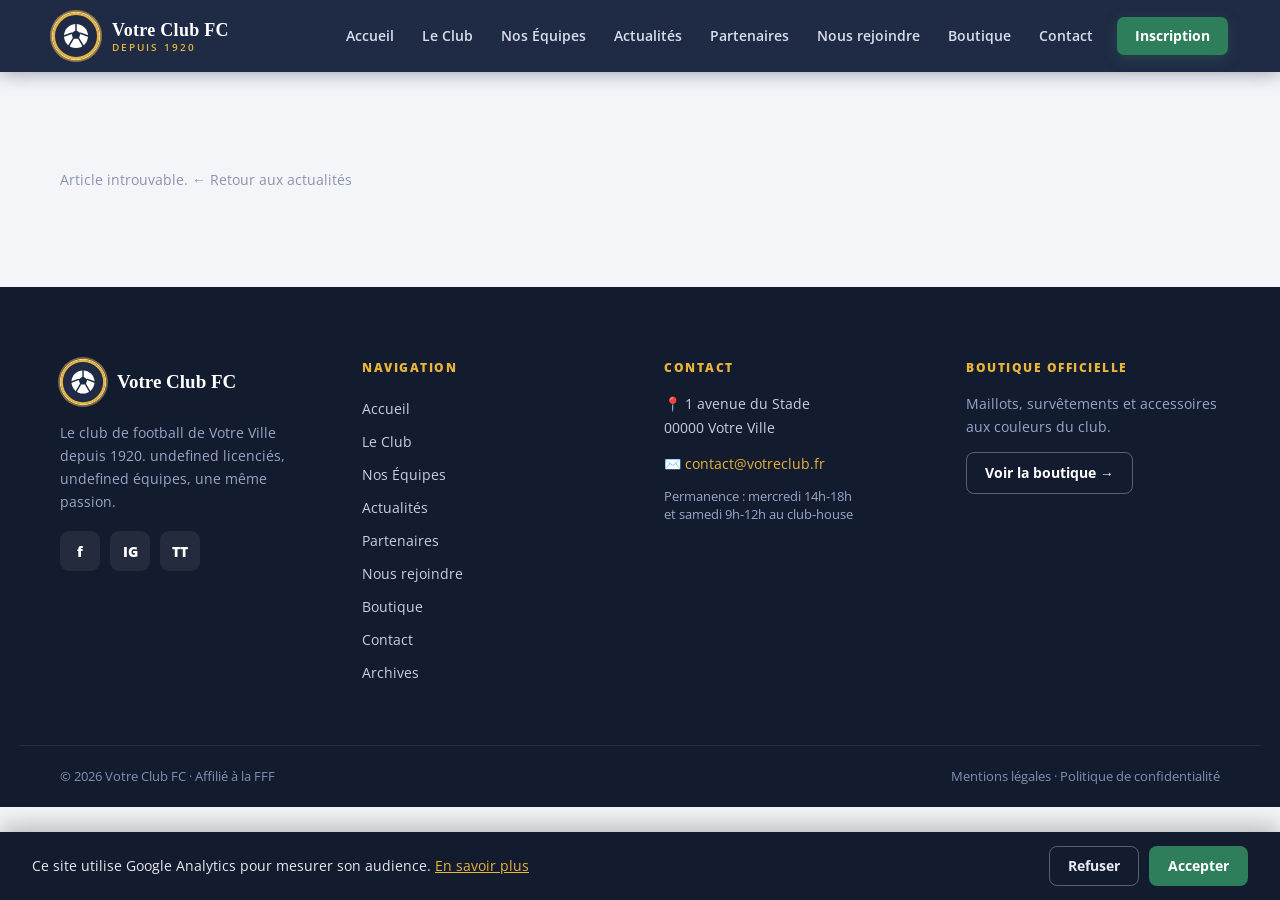
<file: article.html>
<!DOCTYPE html>
<html lang="fr">
<head>
  <meta charset="utf-8">
  <meta name="viewport" content="width=device-width, initial-scale=1">
  <title>Actualité — Votre Club FC</title>
  <meta name="robots" content="noindex">
  <link rel="preconnect" href="https://fonts.googleapis.com">
  <link rel="preconnect" href="https://fonts.gstatic.com" crossorigin>
  <link href="https://fonts.googleapis.com/css2?family=Open+Sans:ital,wght@0,400;0,500;0,600;0,700;0,800;1,400&display=swap" rel="stylesheet">
  <link rel="stylesheet" href="css/style.css">
</head>
<body>

  <header class="site-header">
    <nav class="nav">
      <a href="index.html#accueil" class="nav__logo">
        <img src="images/logo.svg" data-config-src="logoUrl" alt="Logo du club" class="logo-img">
        <span class="logo-text">
          <span class="logo-name" data-config="clubName">Votre Club FC</span>
          <span class="logo-since" data-config="since">DEPUIS 1947</span>
        </span>
      </a>
      <div class="nav__links">
        <a href="index.html#accueil" class="nav__link">Accueil</a>
        <a href="club.html" class="nav__link">Le Club</a>
        <a href="equipes.html" class="nav__link">Nos Équipes</a>
        <a href="actualites.html" class="nav__link">Actualités</a>
        <a href="partenaires.html" class="nav__link">Partenaires</a>
        <a href="rejoindre.html" class="nav__link">Nous rejoindre</a>
        <a href="boutique.html" class="nav__link">Boutique</a>
        <a href="contact.html" class="nav__link">Contact</a>
        <a href="rejoindre.html" class="nav__cta">Inscription</a>
      </div>
      <button class="nav__burger" data-burger aria-label="Menu" aria-expanded="false" aria-controls="mobile-menu">
        <span><span></span><span></span><span></span></span>
      </button>
    </nav>
    <div class="mobile-menu" id="mobile-menu" data-mobile-menu>
      <a href="index.html#accueil" class="mobile-menu__link">Accueil</a>
      <a href="club.html" class="mobile-menu__link">Le Club</a>
      <a href="equipes.html" class="mobile-menu__link">Nos Équipes</a>
      <a href="actualites.html" class="mobile-menu__link">Actualités</a>
      <a href="partenaires.html" class="mobile-menu__link">Partenaires</a>
      <a href="rejoindre.html" class="mobile-menu__link">Nous rejoindre</a>
      <a href="boutique.html" class="mobile-menu__link">Boutique</a>
      <a href="contact.html" class="mobile-menu__link">Contact</a>
      <a href="rejoindre.html" class="mobile-menu__cta">S'inscrire au club</a>
    </div>
  </header>

  <main class="section">
    <article class="article" id="article-view">
      <p class="news-empty">Chargement de l'article…</p>
    </article>
  </main>

  <footer class="site-footer">
    <div class="footer-grid">
      <div class="footer-club">
        <div class="footer-club__top">
          <img src="images/logo.svg" data-config-src="logoUrl" alt="Logo du club" class="footer-club__logo">
          <span class="footer-club__name" data-config="clubName">Votre Club FC</span>
        </div>
        <p class="footer-club__text" data-config="aboutText">Le club de football de Votre Ville depuis 1947. 524 licenciés, 31 équipes, une même passion.</p>
        <div class="social">
          <a href="#" data-config-href="social.facebook" aria-label="Facebook" class="social__link">f</a>
          <a href="#" data-config-href="social.instagram" aria-label="Instagram" class="social__link">IG</a>
          <a href="#" data-config-href="social.tiktok" aria-label="TikTok" class="social__link">TT</a>
        </div>
      </div>
      <div class="footer-col">
        <h4 class="footer-col__title">Navigation</h4>
        <a href="index.html#accueil" class="footer-link">Accueil</a>
        <a href="club.html" class="footer-link">Le Club</a>
        <a href="equipes.html" class="footer-link">Nos Équipes</a>
        <a href="actualites.html" class="footer-link">Actualités</a>
        <a href="partenaires.html" class="footer-link">Partenaires</a>
        <a href="rejoindre.html" class="footer-link">Nous rejoindre</a>
        <a href="boutique.html" class="footer-link">Boutique</a>
        <a href="contact.html" class="footer-link">Contact</a>
      </div>
      <div class="footer-col">
        <h4 class="footer-col__title">Contact</h4>
        <p class="footer-contact">📍 <span data-config-html="addressHtml">1 avenue du Stade<br>00000 Votre Ville</span></p>
        <p class="footer-contact" data-config-show="phone" hidden>📞 <a data-config="phone" data-config-href="telHref" href="#"></a></p>
        <p class="footer-contact" style="margin-top:12px;">✉️ <a href="mailto:contact@votreclub.fr" data-config="email" data-config-href="emailHref">contact@votreclub.fr</a></p>
        <p class="footer-contact--muted">Permanence : mercredi 14h-18h<br>et samedi 9h-12h au club-house</p>
      </div>
      <div class="footer-col footer-shop">
        <h4 class="footer-col__title">Boutique officielle</h4>
        <p>Maillots, survêtements et accessoires aux couleurs du club.</p>
        <a href="boutique.html" data-config-href="shopUrl" class="footer-shop__btn">Voir la boutique →</a>
      </div>
    </div>
    <div class="footer-bottom">
      <span>© 2026 <span data-config="clubName">Votre Club FC</span> · Affilié à la FFF</span>
      <span>Mentions légales · Politique de confidentialité</span>
    </div>
  </footer>

  <script src="js/config.js"></script>
  <script src="js/store.js"></script>
  <script src="js/news.js"></script>
  <script src="js/main.js"></script>
</body>
</html>
</file>
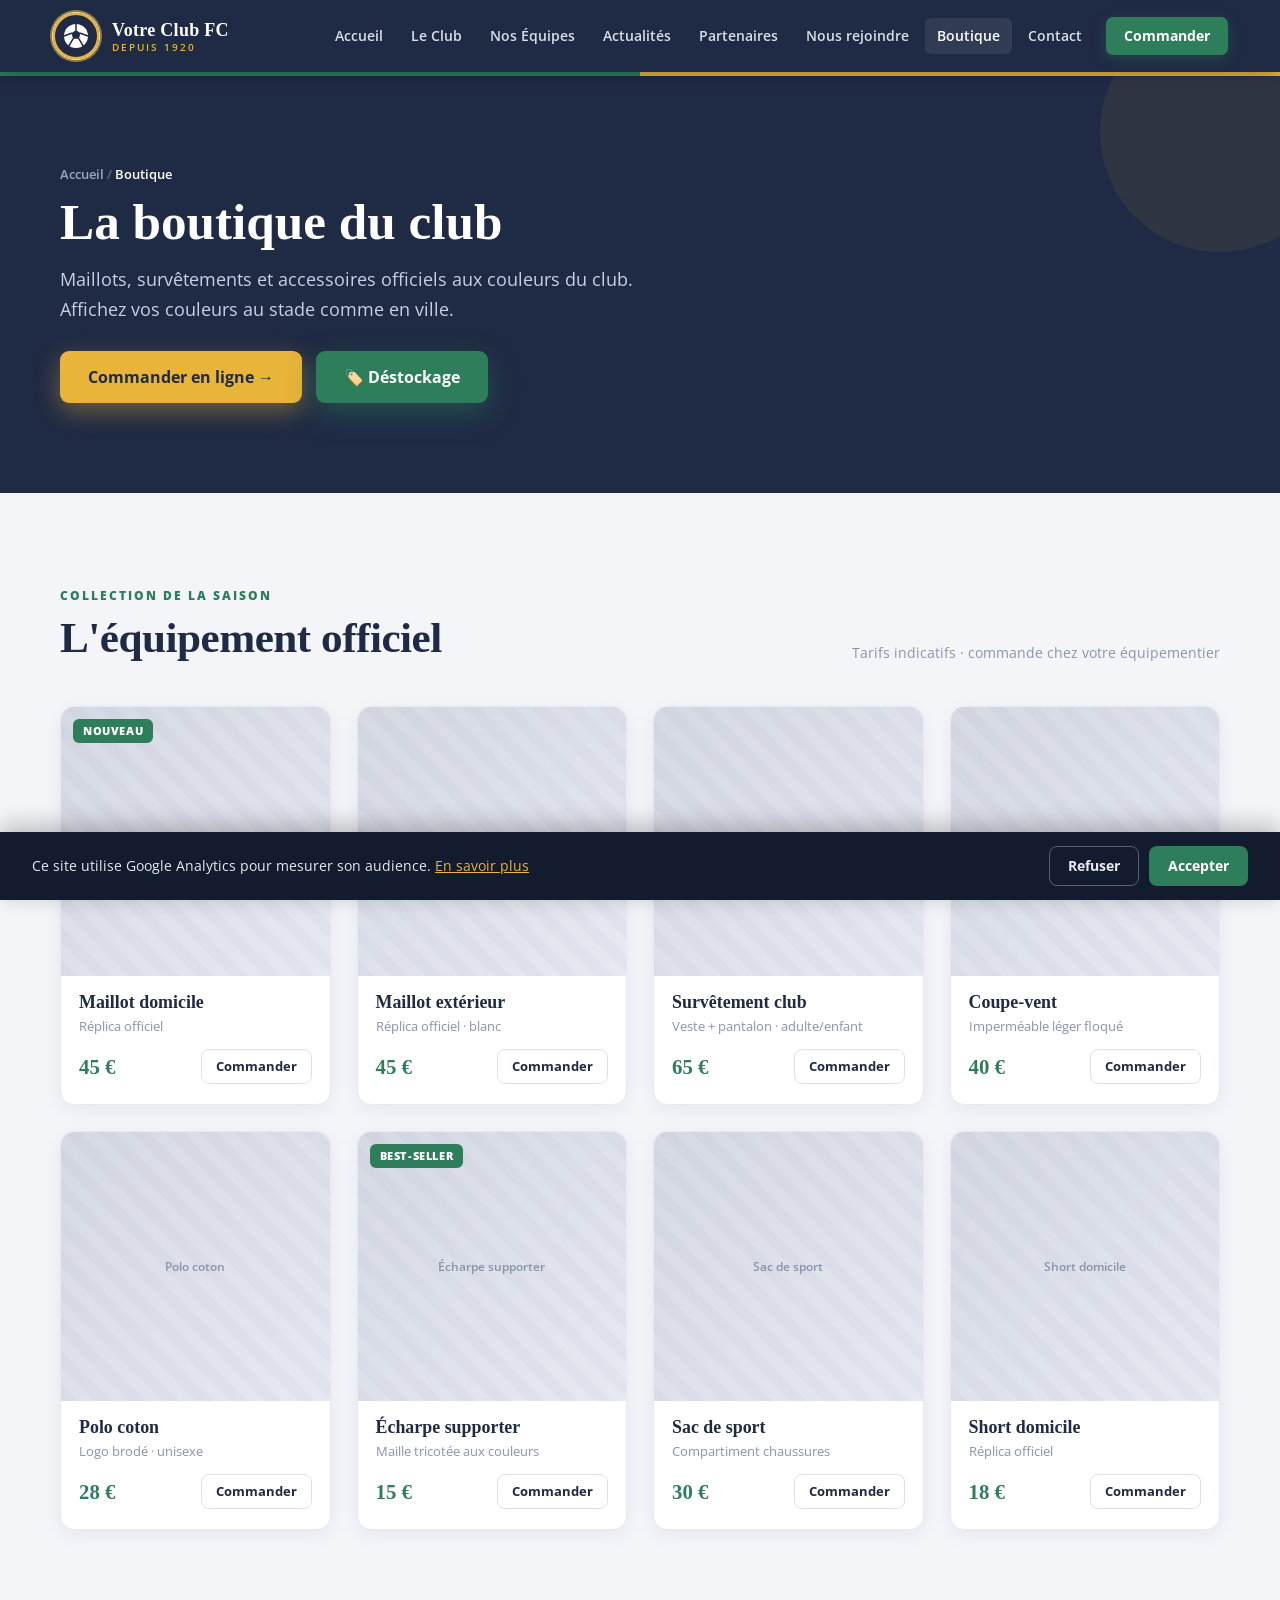
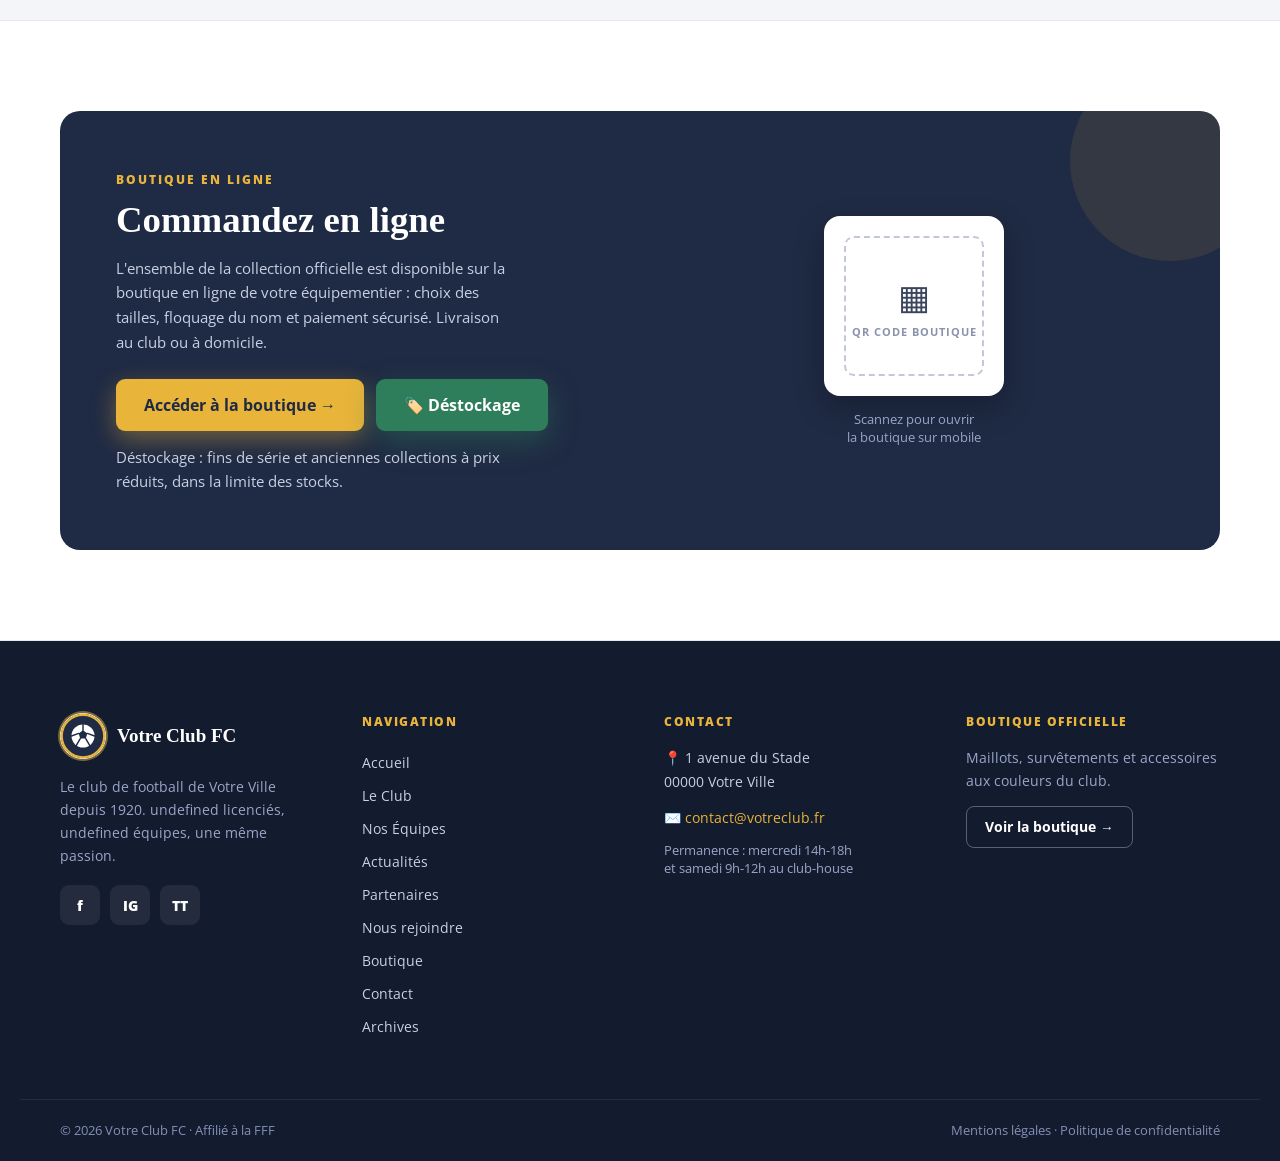
<file: boutique.html>
<!DOCTYPE html>
<html lang="fr">
<head>
  <meta charset="utf-8">
  <meta name="viewport" content="width=device-width, initial-scale=1">
  <title>Boutique — Votre Club FC</title>
  <meta name="description" content="La boutique officielle du club : maillots, survêtements et accessoires. Commande et paiement chez votre équipementier.">
  <link rel="preconnect" href="https://fonts.googleapis.com">
  <link rel="preconnect" href="https://fonts.gstatic.com" crossorigin>
  <link href="https://fonts.googleapis.com/css2?family=Open+Sans:ital,wght@0,400;0,500;0,600;0,700;0,800;1,400&display=swap" rel="stylesheet">
  <link rel="stylesheet" href="css/style.css">
</head>
<body>

  <header class="site-header">
    <nav class="nav">
      <a href="index.html#accueil" class="nav__logo">
        <img src="images/logo.svg" data-config-src="logoUrl" alt="Logo du club" class="logo-img">
        <span class="logo-text">
          <span class="logo-name" data-config="clubName">Votre Club FC</span>
          <span class="logo-since" data-config="since">DEPUIS 1920</span>
        </span>
      </a>
      <div class="nav__links">
        <a href="index.html#accueil" class="nav__link">Accueil</a>
        <a href="club.html" class="nav__link">Le Club</a>
        <a href="equipes.html" class="nav__link">Nos Équipes</a>
        <a href="actualites.html" class="nav__link">Actualités</a>
        <a href="partenaires.html" class="nav__link">Partenaires</a>
        <a href="rejoindre.html" class="nav__link">Nous rejoindre</a>
        <a href="boutique.html" class="nav__link is-active">Boutique</a>
        <a href="contact.html" class="nav__link">Contact</a>
        <a href="#boutique-enligne" class="nav__cta">Commander</a>
      </div>
      <button class="nav__burger" data-burger aria-label="Menu" aria-expanded="false" aria-controls="mobile-menu">
        <span><span></span><span></span><span></span></span>
      </button>
    </nav>
    <div class="mobile-menu" id="mobile-menu" data-mobile-menu>
      <a href="index.html#accueil" class="mobile-menu__link">Accueil</a>
      <a href="club.html" class="mobile-menu__link">Le Club</a>
      <a href="equipes.html" class="mobile-menu__link">Nos Équipes</a>
      <a href="actualites.html" class="mobile-menu__link">Actualités</a>
      <a href="partenaires.html" class="mobile-menu__link">Partenaires</a>
      <a href="rejoindre.html" class="mobile-menu__link">Nous rejoindre</a>
      <a href="boutique.html" class="mobile-menu__link">Boutique</a>
      <a href="contact.html" class="mobile-menu__link">Contact</a>
      <a href="#boutique-enligne" class="mobile-menu__cta">Commander en ligne</a>
    </div>
  </header>

  <!-- ============ EN-TÊTE ============ -->
  <section class="page-hero">
    <div class="page-hero__inner">
      <span class="breadcrumb"><a href="index.html">Accueil</a> <span class="sep">/</span> <span class="current">Boutique</span></span>
      <h1>La boutique du club</h1>
      <p>Maillots, survêtements et accessoires officiels aux couleurs du club. Affichez vos couleurs au stade comme en ville.</p>
      <div class="page-hero__actions">
        <a href="#" data-config-href="shopUrl" target="_blank" rel="noopener" class="btn btn--gold">Commander en ligne →</a>
        <a href="#boutique-enligne" class="btn btn--primary">🏷️ Déstockage</a>
      </div>
    </div>
  </section>

  <!-- ============ COLLECTION ============ -->
  <section class="section">
    <div class="section-head">
      <div>
        <span class="eyebrow">COLLECTION DE LA SAISON</span>
        <h2 class="section-title">L'équipement officiel</h2>
      </div>
      <span class="section-head__meta">Tarifs indicatifs · commande chez votre équipementier</span>
    </div>
    <div class="shop-grid">
      <div class="product-card">
        <div class="product-card__media"><div class="img-placeholder">Maillot domicile</div><span class="product-tag">NOUVEAU</span></div>
        <div class="product-card__body">
          <h3 class="product-name">Maillot domicile</h3>
          <span class="product-detail">Réplica officiel</span>
          <div class="product-foot"><span class="product-price">45 €</span><a href="#boutique-enligne" class="product-btn">Commander</a></div>
        </div>
      </div>
      <div class="product-card">
        <div class="product-card__media"><div class="img-placeholder">Maillot extérieur</div></div>
        <div class="product-card__body">
          <h3 class="product-name">Maillot extérieur</h3>
          <span class="product-detail">Réplica officiel · blanc</span>
          <div class="product-foot"><span class="product-price">45 €</span><a href="#boutique-enligne" class="product-btn">Commander</a></div>
        </div>
      </div>
      <div class="product-card">
        <div class="product-card__media"><div class="img-placeholder">Survêtement club</div></div>
        <div class="product-card__body">
          <h3 class="product-name">Survêtement club</h3>
          <span class="product-detail">Veste + pantalon · adulte/enfant</span>
          <div class="product-foot"><span class="product-price">65 €</span><a href="#boutique-enligne" class="product-btn">Commander</a></div>
        </div>
      </div>
      <div class="product-card">
        <div class="product-card__media"><div class="img-placeholder">Coupe-vent</div></div>
        <div class="product-card__body">
          <h3 class="product-name">Coupe-vent</h3>
          <span class="product-detail">Imperméable léger floqué</span>
          <div class="product-foot"><span class="product-price">40 €</span><a href="#boutique-enligne" class="product-btn">Commander</a></div>
        </div>
      </div>
      <div class="product-card">
        <div class="product-card__media"><div class="img-placeholder">Polo coton</div></div>
        <div class="product-card__body">
          <h3 class="product-name">Polo coton</h3>
          <span class="product-detail">Logo brodé · unisexe</span>
          <div class="product-foot"><span class="product-price">28 €</span><a href="#boutique-enligne" class="product-btn">Commander</a></div>
        </div>
      </div>
      <div class="product-card">
        <div class="product-card__media"><div class="img-placeholder">Écharpe supporter</div><span class="product-tag">BEST-SELLER</span></div>
        <div class="product-card__body">
          <h3 class="product-name">Écharpe supporter</h3>
          <span class="product-detail">Maille tricotée aux couleurs</span>
          <div class="product-foot"><span class="product-price">15 €</span><a href="#boutique-enligne" class="product-btn">Commander</a></div>
        </div>
      </div>
      <div class="product-card">
        <div class="product-card__media"><div class="img-placeholder">Sac de sport</div></div>
        <div class="product-card__body">
          <h3 class="product-name">Sac de sport</h3>
          <span class="product-detail">Compartiment chaussures</span>
          <div class="product-foot"><span class="product-price">30 €</span><a href="#boutique-enligne" class="product-btn">Commander</a></div>
        </div>
      </div>
      <div class="product-card">
        <div class="product-card__media"><div class="img-placeholder">Short domicile</div></div>
        <div class="product-card__body">
          <h3 class="product-name">Short domicile</h3>
          <span class="product-detail">Réplica officiel</span>
          <div class="product-foot"><span class="product-price">18 €</span><a href="#boutique-enligne" class="product-btn">Commander</a></div>
        </div>
      </div>
    </div>
  </section>

  <!-- ============ BOUTIQUE EN LIGNE + DÉSTOCKAGE + QR ============ -->
  <section id="boutique-enligne" class="section--band" style="scroll-margin-top:80px;">
    <div class="section">
      <div class="shop-band">
        <div class="shop-band__deco"></div>
        <div class="shop-txt">
          <span class="eyebrow">BOUTIQUE EN LIGNE</span>
          <h2>Commandez en ligne</h2>
          <p>L'ensemble de la collection officielle est disponible sur la boutique en ligne de votre équipementier : choix des tailles, floquage du nom et paiement sécurisé. Livraison au club ou à domicile.</p>
          <div class="shop-actions">
            <!-- Renseignez l'URL de votre boutique dans config.js (shopUrl) -->
            <a href="#" data-config-href="shopUrl" target="_blank" rel="noopener" class="btn btn--gold">Accéder à la boutique →</a>
            <!-- Bouton déstockage : remplacez href par le lien des fins de série -->
            <a href="#" target="_blank" rel="noopener" class="btn btn--primary">🏷️ Déstockage</a>
          </div>
          <p class="shop-fineprint">Déstockage : fins de série et anciennes collections à prix réduits, dans la limite des stocks.</p>
        </div>
        <div class="qr-card">
          <div class="qr-box">
            <!-- Remplacez par le vrai QR code de votre boutique en ligne -->
            <div class="qr-inner">
              <span class="glyph">▦</span>
              <span class="label">QR CODE BOUTIQUE</span>
            </div>
          </div>
          <span class="qr-caption">Scannez pour ouvrir<br>la boutique sur mobile</span>
        </div>
      </div>
    </div>
  </section>

  <footer class="site-footer">
    <div class="footer-grid">
      <div class="footer-club">
        <div class="footer-club__top">
          <img src="images/logo.svg" data-config-src="logoUrl" alt="Logo du club" class="footer-club__logo">
          <span class="footer-club__name" data-config="clubName">Votre Club FC</span>
        </div>
        <p class="footer-club__text" data-config="aboutText">Le club de football de votre ville. Rejoignez l'aventure !</p>
        <div class="social">
          <a href="#" data-config-href="social.facebook" aria-label="Facebook" class="social__link">f</a>
          <a href="#" data-config-href="social.instagram" aria-label="Instagram" class="social__link">IG</a>
          <a href="#" data-config-href="social.tiktok" aria-label="TikTok" class="social__link">TT</a>
        </div>
      </div>
      <div class="footer-col">
        <h4 class="footer-col__title">Navigation</h4>
        <a href="index.html#accueil" class="footer-link">Accueil</a>
        <a href="club.html" class="footer-link">Le Club</a>
        <a href="equipes.html" class="footer-link">Nos Équipes</a>
        <a href="actualites.html" class="footer-link">Actualités</a>
        <a href="partenaires.html" class="footer-link">Partenaires</a>
        <a href="rejoindre.html" class="footer-link">Nous rejoindre</a>
        <a href="boutique.html" class="footer-link">Boutique</a>
        <a href="contact.html" class="footer-link">Contact</a>
      </div>
      <div class="footer-col">
        <h4 class="footer-col__title">Contact</h4>
        <p class="footer-contact">📍 <span data-config-html="addressHtml">1 avenue du Stade<br>00000 Votre Ville</span></p>
        <p class="footer-contact" data-config-show="phone" hidden>📞 <a data-config="phone" data-config-href="telHref" href="#"></a></p>
        <p class="footer-contact" style="margin-top:12px;">✉️ <a href="mailto:contact@votreclub.fr" data-config="email" data-config-href="emailHref">contact@votreclub.fr</a></p>
        <p class="footer-contact--muted">Permanence : mercredi 14h-18h<br>et samedi 9h-12h au club-house</p>
      </div>
      <div class="footer-col footer-shop">
        <h4 class="footer-col__title">Boutique officielle</h4>
        <p>Maillots, survêtements et accessoires aux couleurs du club.</p>
        <a href="boutique.html" data-config-href="shopUrl" class="footer-shop__btn">Voir la boutique →</a>
      </div>
    </div>
    <div class="footer-bottom">
      <span>© 2026 <span data-config="clubName">Votre Club FC</span> · Affilié à la FFF</span>
      <span>Mentions légales · Politique de confidentialité</span>
    </div>
  </footer>

  <script src="js/config.js"></script>
  <script src="js/main.js"></script>
</body>
</html>
</file>
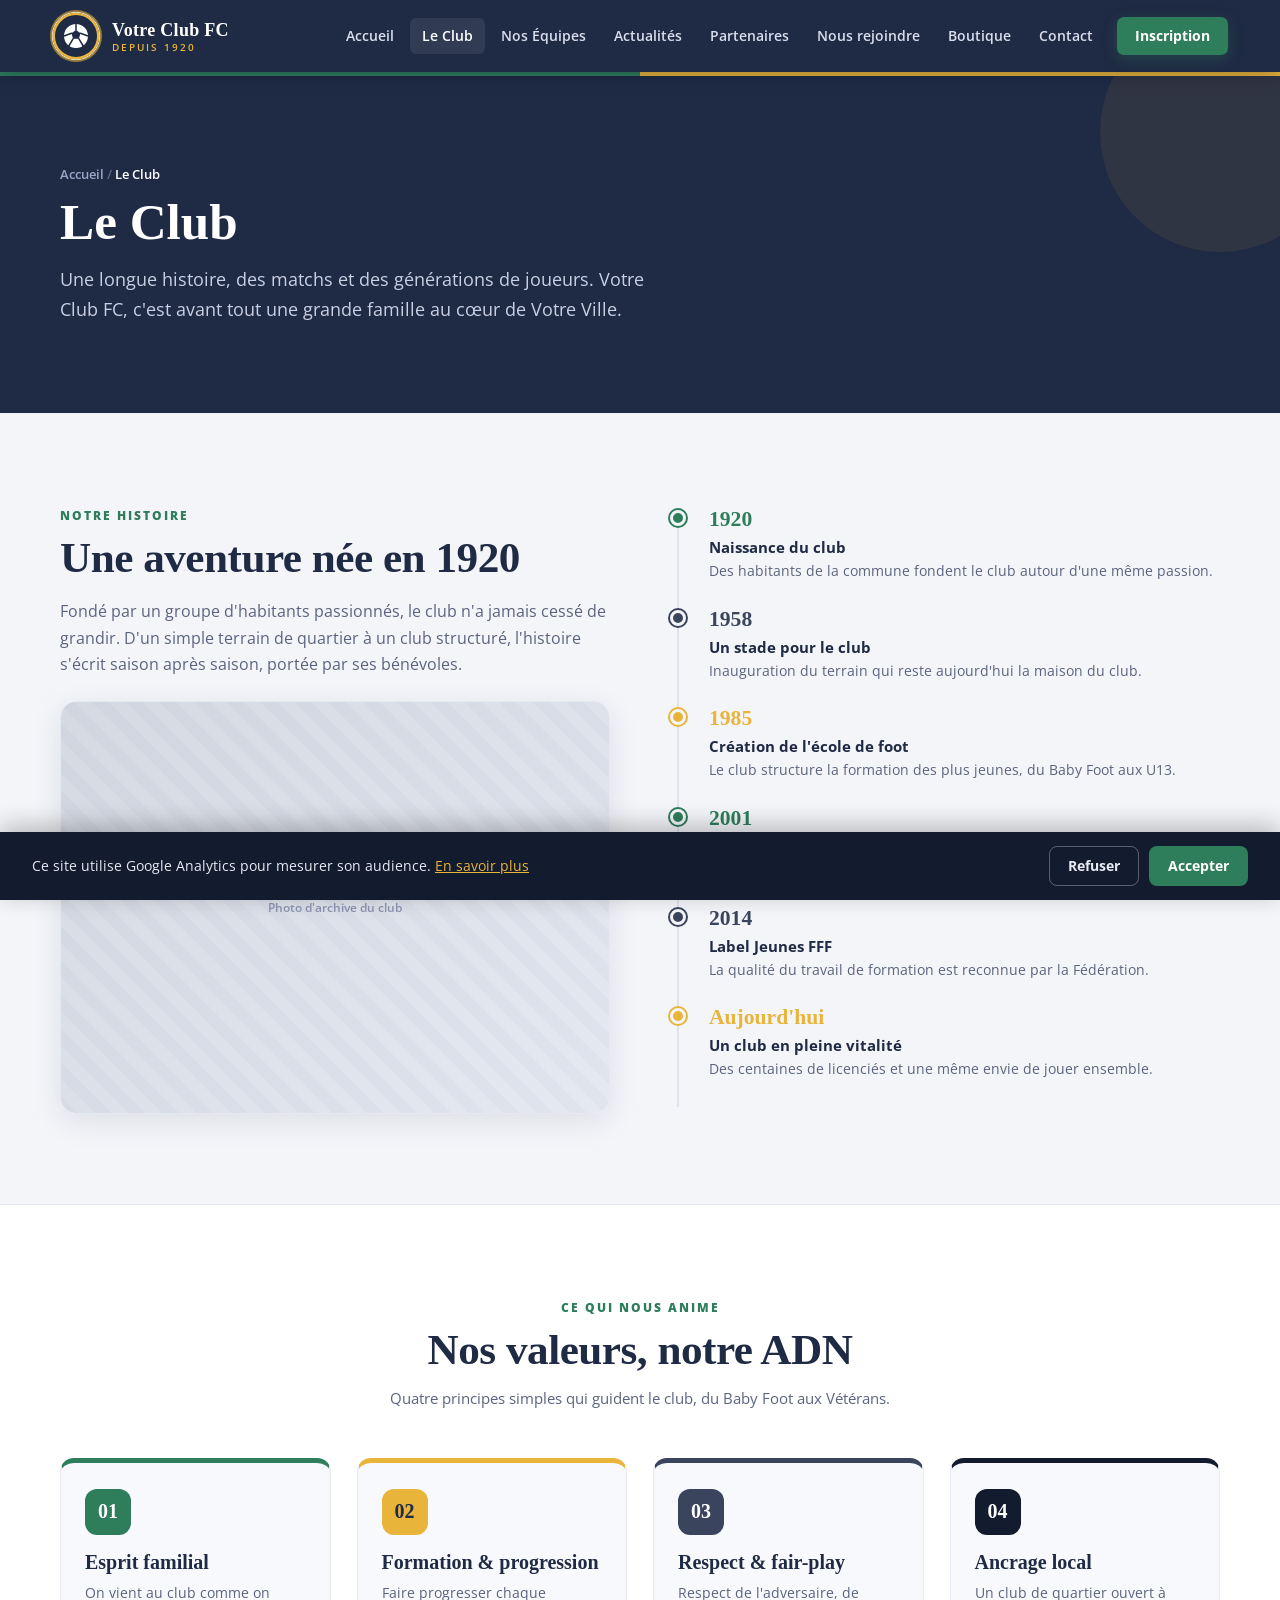
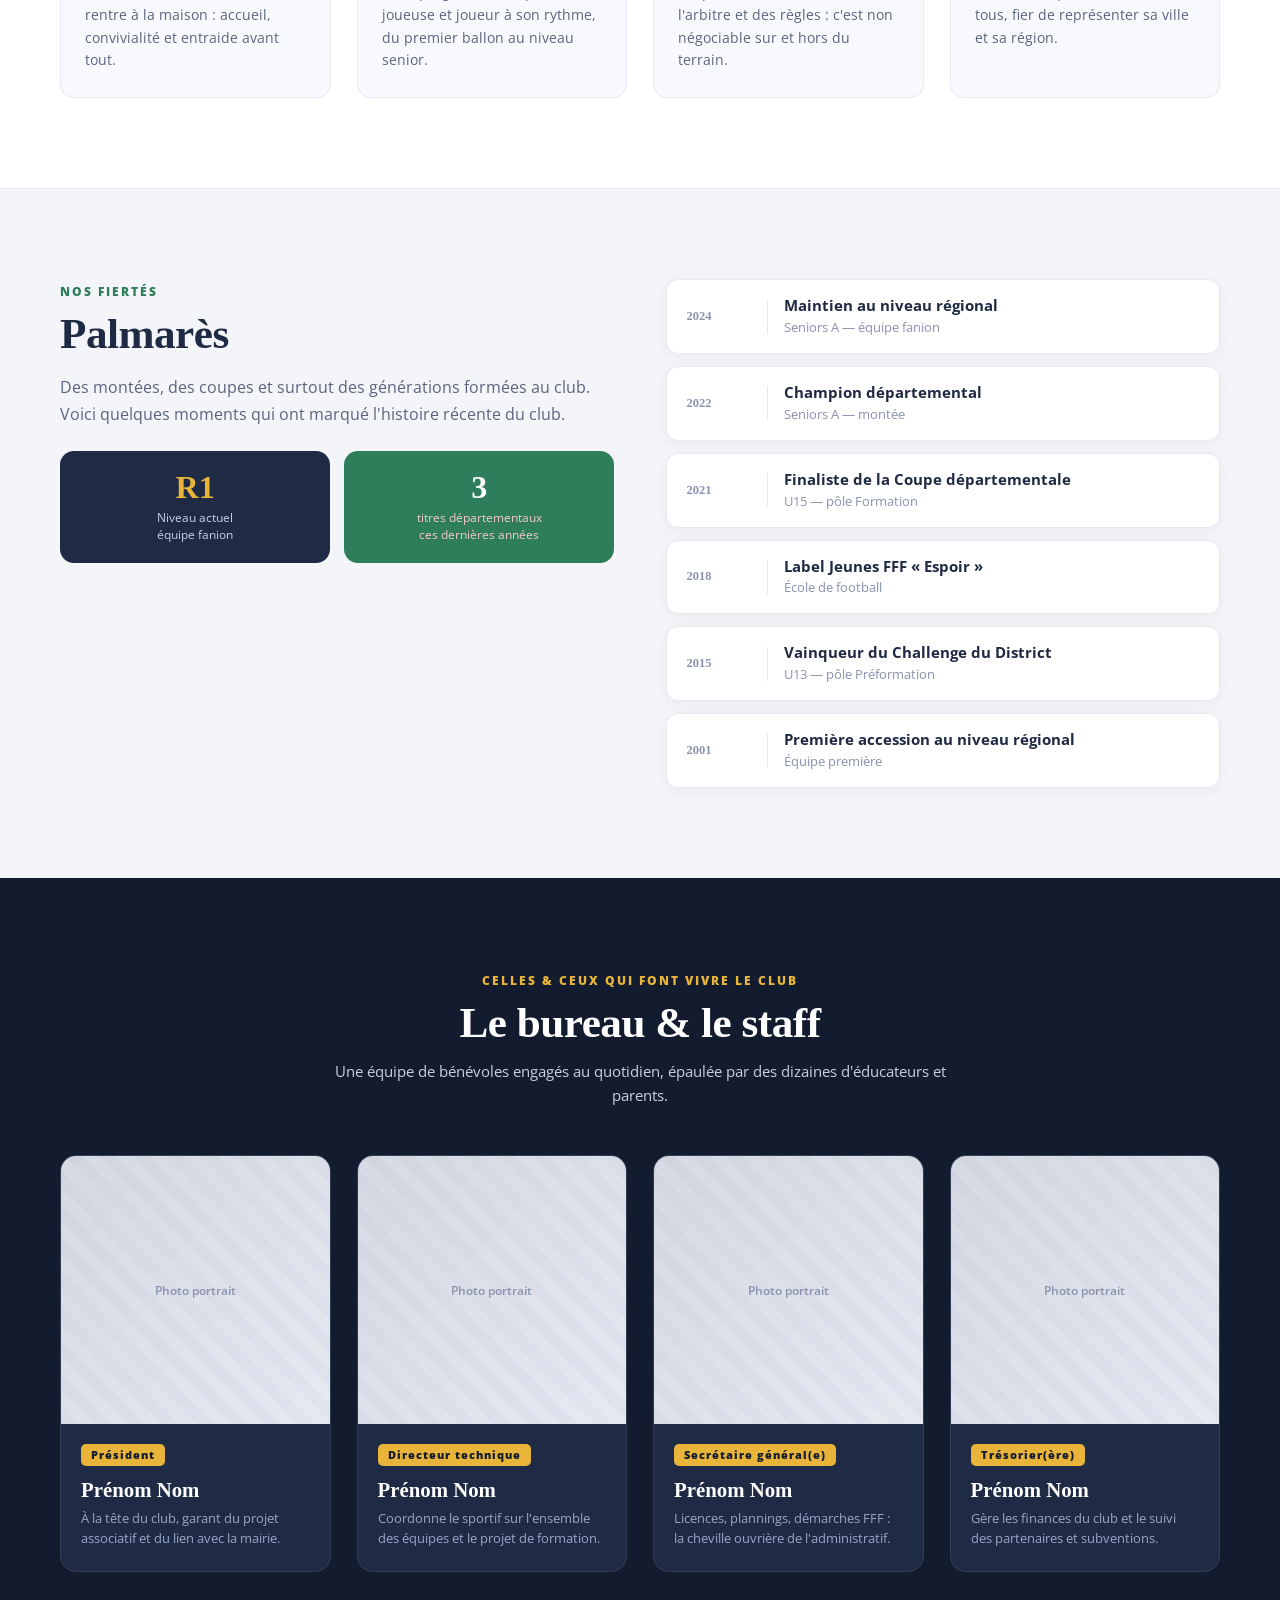
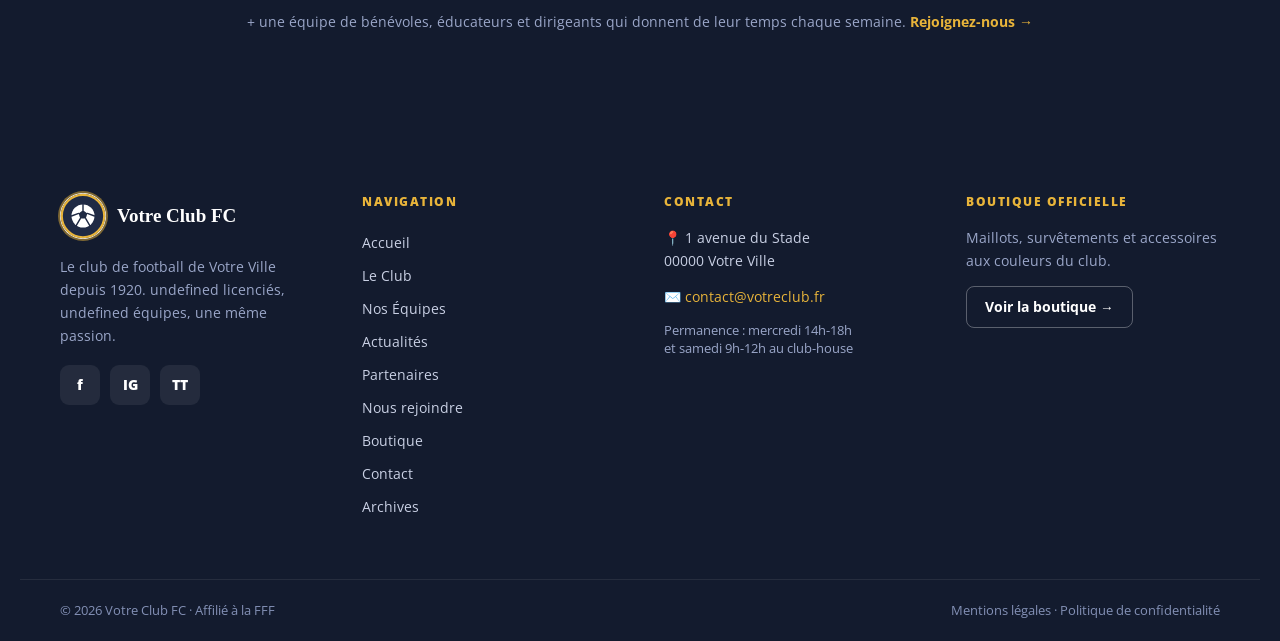
<file: club.html>
<!DOCTYPE html>
<html lang="fr">
<head>
  <meta charset="utf-8">
  <meta name="viewport" content="width=device-width, initial-scale=1">
  <title>Le Club — Votre Club FC</title>
  <meta name="description" content="Histoire, valeurs, palmarès et bureau de votre club de football amateur.">
  <link rel="preconnect" href="https://fonts.googleapis.com">
  <link rel="preconnect" href="https://fonts.gstatic.com" crossorigin>
  <link href="https://fonts.googleapis.com/css2?family=Open+Sans:ital,wght@0,400;0,500;0,600;0,700;0,800;1,400&display=swap" rel="stylesheet">
  <link rel="stylesheet" href="css/style.css">
</head>
<body>

  <header class="site-header">
    <nav class="nav">
      <a href="index.html#accueil" class="nav__logo">
        <img src="images/logo.svg" data-config-src="logoUrl" alt="Logo du club" class="logo-img">
        <span class="logo-text">
          <span class="logo-name" data-config="clubName">Votre Club FC</span>
          <span class="logo-since" data-config="since">DEPUIS 1920</span>
        </span>
      </a>
      <div class="nav__links">
        <a href="index.html#accueil" class="nav__link">Accueil</a>
        <a href="club.html" class="nav__link is-active">Le Club</a>
        <a href="equipes.html" class="nav__link">Nos Équipes</a>
        <a href="actualites.html" class="nav__link">Actualités</a>
        <a href="partenaires.html" class="nav__link">Partenaires</a>
        <a href="rejoindre.html" class="nav__link">Nous rejoindre</a>
        <a href="boutique.html" class="nav__link">Boutique</a>
        <a href="contact.html" class="nav__link">Contact</a>
        <a href="rejoindre.html" class="nav__cta">Inscription</a>
      </div>
      <button class="nav__burger" data-burger aria-label="Menu" aria-expanded="false" aria-controls="mobile-menu">
        <span><span></span><span></span><span></span></span>
      </button>
    </nav>
    <div class="mobile-menu" id="mobile-menu" data-mobile-menu>
      <a href="index.html#accueil" class="mobile-menu__link">Accueil</a>
      <a href="club.html" class="mobile-menu__link">Le Club</a>
      <a href="equipes.html" class="mobile-menu__link">Nos Équipes</a>
      <a href="actualites.html" class="mobile-menu__link">Actualités</a>
      <a href="partenaires.html" class="mobile-menu__link">Partenaires</a>
      <a href="rejoindre.html" class="mobile-menu__link">Nous rejoindre</a>
      <a href="boutique.html" class="mobile-menu__link">Boutique</a>
      <a href="contact.html" class="mobile-menu__link">Contact</a>
      <a href="rejoindre.html" class="mobile-menu__cta">S'inscrire au club</a>
    </div>
  </header>

  <section class="page-hero">
    <div class="page-hero__inner">
      <span class="breadcrumb"><a href="index.html">Accueil</a> <span class="sep">/</span> <span class="current">Le Club</span></span>
      <h1>Le Club</h1>
      <p>Une longue histoire, des matchs et des générations de joueurs. <span data-config="clubName">Votre Club FC</span>, c'est avant tout une grande famille au cœur de <span data-config="city">votre ville</span>.</p>
    </div>
  </section>

  <!-- ============ HISTOIRE ============ -->
  <section class="section">
    <div class="club-grid">
      <div class="club-intro">
        <span class="eyebrow">NOTRE HISTOIRE</span>
        <h2 class="section-title">Une aventure née en <span data-config="foundedYear">1920</span></h2>
        <p>Fondé par un groupe d'habitants passionnés, le club n'a jamais cessé de grandir. D'un simple terrain de quartier à un club structuré, l'histoire s'écrit saison après saison, portée par ses bénévoles.</p>
        <div class="club-photo"><div class="img-placeholder">Photo d'archive du club</div></div>
      </div>
      <div class="timeline">
        <div class="timeline__item">
          <span class="timeline__dot" style="background:var(--secondary);box-shadow:0 0 0 2px var(--secondary);"></span>
          <span class="timeline__year" style="color:var(--secondary);" data-config="foundedYear">1920</span>
          <h3 class="timeline__title">Naissance du club</h3>
          <p class="timeline__text">Des habitants de la commune fondent le club autour d'une même passion.</p>
        </div>
        <div class="timeline__item">
          <span class="timeline__dot" style="background:var(--navy-text);box-shadow:0 0 0 2px var(--navy-text);"></span>
          <span class="timeline__year" style="color:var(--navy-text);">1958</span>
          <h3 class="timeline__title">Un stade pour le club</h3>
          <p class="timeline__text">Inauguration du terrain qui reste aujourd'hui la maison du club.</p>
        </div>
        <div class="timeline__item">
          <span class="timeline__dot" style="background:var(--accent);box-shadow:0 0 0 2px var(--accent);"></span>
          <span class="timeline__year" style="color:var(--accent);">1985</span>
          <h3 class="timeline__title">Création de l'école de foot</h3>
          <p class="timeline__text">Le club structure la formation des plus jeunes, du Baby Foot aux U13.</p>
        </div>
        <div class="timeline__item">
          <span class="timeline__dot" style="background:var(--secondary);box-shadow:0 0 0 2px var(--secondary);"></span>
          <span class="timeline__year" style="color:var(--secondary);">2001</span>
          <h3 class="timeline__title">Première montée notable</h3>
          <p class="timeline__text">L'équipe fanion accède pour la première fois au niveau régional.</p>
        </div>
        <div class="timeline__item">
          <span class="timeline__dot" style="background:var(--navy-text);box-shadow:0 0 0 2px var(--navy-text);"></span>
          <span class="timeline__year" style="color:var(--navy-text);">2014</span>
          <h3 class="timeline__title">Label Jeunes FFF</h3>
          <p class="timeline__text">La qualité du travail de formation est reconnue par la Fédération.</p>
        </div>
        <div class="timeline__item">
          <span class="timeline__dot" style="background:var(--accent);box-shadow:0 0 0 2px var(--accent);"></span>
          <span class="timeline__year" style="color:var(--accent);">Aujourd'hui</span>
          <h3 class="timeline__title">Un club en pleine vitalité</h3>
          <p class="timeline__text">Des centaines de licenciés et une même envie de jouer ensemble.</p>
        </div>
      </div>
    </div>
  </section>

  <!-- ============ VALEURS ============ -->
  <section class="section--band">
    <div class="section">
      <div class="section-center">
        <span class="eyebrow">CE QUI NOUS ANIME</span>
        <h2 class="section-title">Nos valeurs, notre ADN</h2>
        <p>Quatre principes simples qui guident le club, du Baby Foot aux Vétérans.</p>
      </div>
      <div class="values-grid">
        <div class="value-card" style="border-top:5px solid var(--secondary);">
          <span class="value-num" style="background:var(--secondary);color:#fff;">01</span>
          <h3>Esprit familial</h3>
          <p>On vient au club comme on rentre à la maison : accueil, convivialité et entraide avant tout.</p>
        </div>
        <div class="value-card" style="border-top:5px solid var(--accent);">
          <span class="value-num" style="background:var(--accent);color:var(--primary);">02</span>
          <h3>Formation & progression</h3>
          <p>Faire progresser chaque joueuse et joueur à son rythme, du premier ballon au niveau senior.</p>
        </div>
        <div class="value-card" style="border-top:5px solid var(--navy-text);">
          <span class="value-num" style="background:var(--navy-text);color:#fff;">03</span>
          <h3>Respect & fair-play</h3>
          <p>Respect de l'adversaire, de l'arbitre et des règles : c'est non négociable sur et hors du terrain.</p>
        </div>
        <div class="value-card" style="border-top:5px solid var(--navy-dark);">
          <span class="value-num" style="background:var(--navy-dark);color:#fff;">04</span>
          <h3>Ancrage local</h3>
          <p>Un club de quartier ouvert à tous, fier de représenter sa ville et sa région.</p>
        </div>
      </div>
    </div>
  </section>

  <!-- ============ PALMARÈS ============ -->
  <section class="section">
    <div class="palmares-grid">
      <div class="palmares-intro">
        <span class="eyebrow">NOS FIERTÉS</span>
        <h2 class="section-title">Palmarès</h2>
        <p>Des montées, des coupes et surtout des générations formées au club. Voici quelques moments qui ont marqué l'histoire récente du club.</p>
        <div class="palmares-stats">
          <div class="palmares-stat" style="background:var(--primary);">
            <span class="palmares-stat__num" style="color:var(--accent);" data-config="flagshipTeam.level">R1</span>
            <span class="palmares-stat__label" style="color:#C9D0E4;">Niveau actuel<br>équipe fanion</span>
          </div>
          <div class="palmares-stat" style="background:var(--secondary);">
            <span class="palmares-stat__num" style="color:#fff;">3</span>
            <span class="palmares-stat__label" style="color:#F6C9CF;">titres départementaux<br>ces dernières années</span>
          </div>
        </div>
      </div>
      <div class="palmares-list">
        <div class="palmares-item"><span class="palmares-item__year">2024</span><span class="palmares-item__sep"></span><div><h3>Maintien au niveau régional</h3><span>Seniors A — équipe fanion</span></div></div>
        <div class="palmares-item"><span class="palmares-item__year">2022</span><span class="palmares-item__sep"></span><div><h3>Champion départemental</h3><span>Seniors A — montée</span></div></div>
        <div class="palmares-item"><span class="palmares-item__year">2021</span><span class="palmares-item__sep"></span><div><h3>Finaliste de la Coupe départementale</h3><span>U15 — pôle Formation</span></div></div>
        <div class="palmares-item"><span class="palmares-item__year">2018</span><span class="palmares-item__sep"></span><div><h3>Label Jeunes FFF « Espoir »</h3><span>École de football</span></div></div>
        <div class="palmares-item"><span class="palmares-item__year">2015</span><span class="palmares-item__sep"></span><div><h3>Vainqueur du Challenge du District</h3><span>U13 — pôle Préformation</span></div></div>
        <div class="palmares-item"><span class="palmares-item__year">2001</span><span class="palmares-item__sep"></span><div><h3>Première accession au niveau régional</h3><span>Équipe première</span></div></div>
      </div>
    </div>
  </section>

  <!-- ============ BUREAU & STAFF ============ -->
  <section class="staff-section">
    <div class="section">
      <div class="section-center section-center--dark">
        <span class="eyebrow">CELLES & CEUX QUI FONT VIVRE LE CLUB</span>
        <h2 class="section-title">Le bureau & le staff</h2>
        <p>Une équipe de bénévoles engagés au quotidien, épaulée par des dizaines d'éducateurs et parents.</p>
      </div>
      <div class="staff-grid">
        <div class="staff-card">
          <div class="staff-photo"><div class="img-placeholder">Photo portrait</div></div>
          <div class="staff-card__body">
            <span class="staff-role">Président</span>
            <h3 class="staff-name">Prénom Nom</h3>
            <p class="staff-bio">À la tête du club, garant du projet associatif et du lien avec la mairie.</p>
          </div>
        </div>
        <div class="staff-card">
          <div class="staff-photo"><div class="img-placeholder">Photo portrait</div></div>
          <div class="staff-card__body">
            <span class="staff-role">Directeur technique</span>
            <h3 class="staff-name">Prénom Nom</h3>
            <p class="staff-bio">Coordonne le sportif sur l'ensemble des équipes et le projet de formation.</p>
          </div>
        </div>
        <div class="staff-card">
          <div class="staff-photo"><div class="img-placeholder">Photo portrait</div></div>
          <div class="staff-card__body">
            <span class="staff-role">Secrétaire général(e)</span>
            <h3 class="staff-name">Prénom Nom</h3>
            <p class="staff-bio">Licences, plannings, démarches FFF : la cheville ouvrière de l'administratif.</p>
          </div>
        </div>
        <div class="staff-card">
          <div class="staff-photo"><div class="img-placeholder">Photo portrait</div></div>
          <div class="staff-card__body">
            <span class="staff-role">Trésorier(ère)</span>
            <h3 class="staff-name">Prénom Nom</h3>
            <p class="staff-bio">Gère les finances du club et le suivi des partenaires et subventions.</p>
          </div>
        </div>
      </div>
      <p class="staff-note">+ une équipe de bénévoles, éducateurs et dirigeants qui donnent de leur temps chaque semaine. <a href="rejoindre.html">Rejoignez-nous →</a></p>
    </div>
  </section>

  <footer class="site-footer">
    <div class="footer-grid">
      <div class="footer-club">
        <div class="footer-club__top">
          <img src="images/logo.svg" data-config-src="logoUrl" alt="Logo du club" class="footer-club__logo">
          <span class="footer-club__name" data-config="clubName">Votre Club FC</span>
        </div>
        <p class="footer-club__text" data-config="aboutText">Le club de football de votre ville. Rejoignez l'aventure !</p>
        <div class="social">
          <a href="#" data-config-href="social.facebook" aria-label="Facebook" class="social__link">f</a>
          <a href="#" data-config-href="social.instagram" aria-label="Instagram" class="social__link">IG</a>
          <a href="#" data-config-href="social.tiktok" aria-label="TikTok" class="social__link">TT</a>
        </div>
      </div>
      <div class="footer-col">
        <h4 class="footer-col__title">Navigation</h4>
        <a href="index.html#accueil" class="footer-link">Accueil</a>
        <a href="club.html" class="footer-link">Le Club</a>
        <a href="equipes.html" class="footer-link">Nos Équipes</a>
        <a href="actualites.html" class="footer-link">Actualités</a>
        <a href="partenaires.html" class="footer-link">Partenaires</a>
        <a href="rejoindre.html" class="footer-link">Nous rejoindre</a>
        <a href="boutique.html" class="footer-link">Boutique</a>
        <a href="contact.html" class="footer-link">Contact</a>
      </div>
      <div class="footer-col">
        <h4 class="footer-col__title">Contact</h4>
        <p class="footer-contact">📍 <span data-config-html="addressHtml">1 avenue du Stade<br>00000 Votre Ville</span></p>
        <p class="footer-contact" data-config-show="phone" hidden>📞 <a data-config="phone" data-config-href="telHref" href="#"></a></p>
        <p class="footer-contact" style="margin-top:12px;">✉️ <a href="mailto:contact@votreclub.fr" data-config="email" data-config-href="emailHref">contact@votreclub.fr</a></p>
        <p class="footer-contact--muted">Permanence : mercredi 14h-18h<br>et samedi 9h-12h au club-house</p>
      </div>
      <div class="footer-col footer-shop">
        <h4 class="footer-col__title">Boutique officielle</h4>
        <p>Maillots, survêtements et accessoires aux couleurs du club.</p>
        <a href="boutique.html" data-config-href="shopUrl" class="footer-shop__btn">Voir la boutique →</a>
      </div>
    </div>
    <div class="footer-bottom">
      <span>© 2026 <span data-config="clubName">Votre Club FC</span> · Affilié à la FFF</span>
      <span>Mentions légales · Politique de confidentialité</span>
    </div>
  </footer>

  <script src="js/config.js"></script>
  <script src="js/main.js"></script>
</body>
</html>
</file>
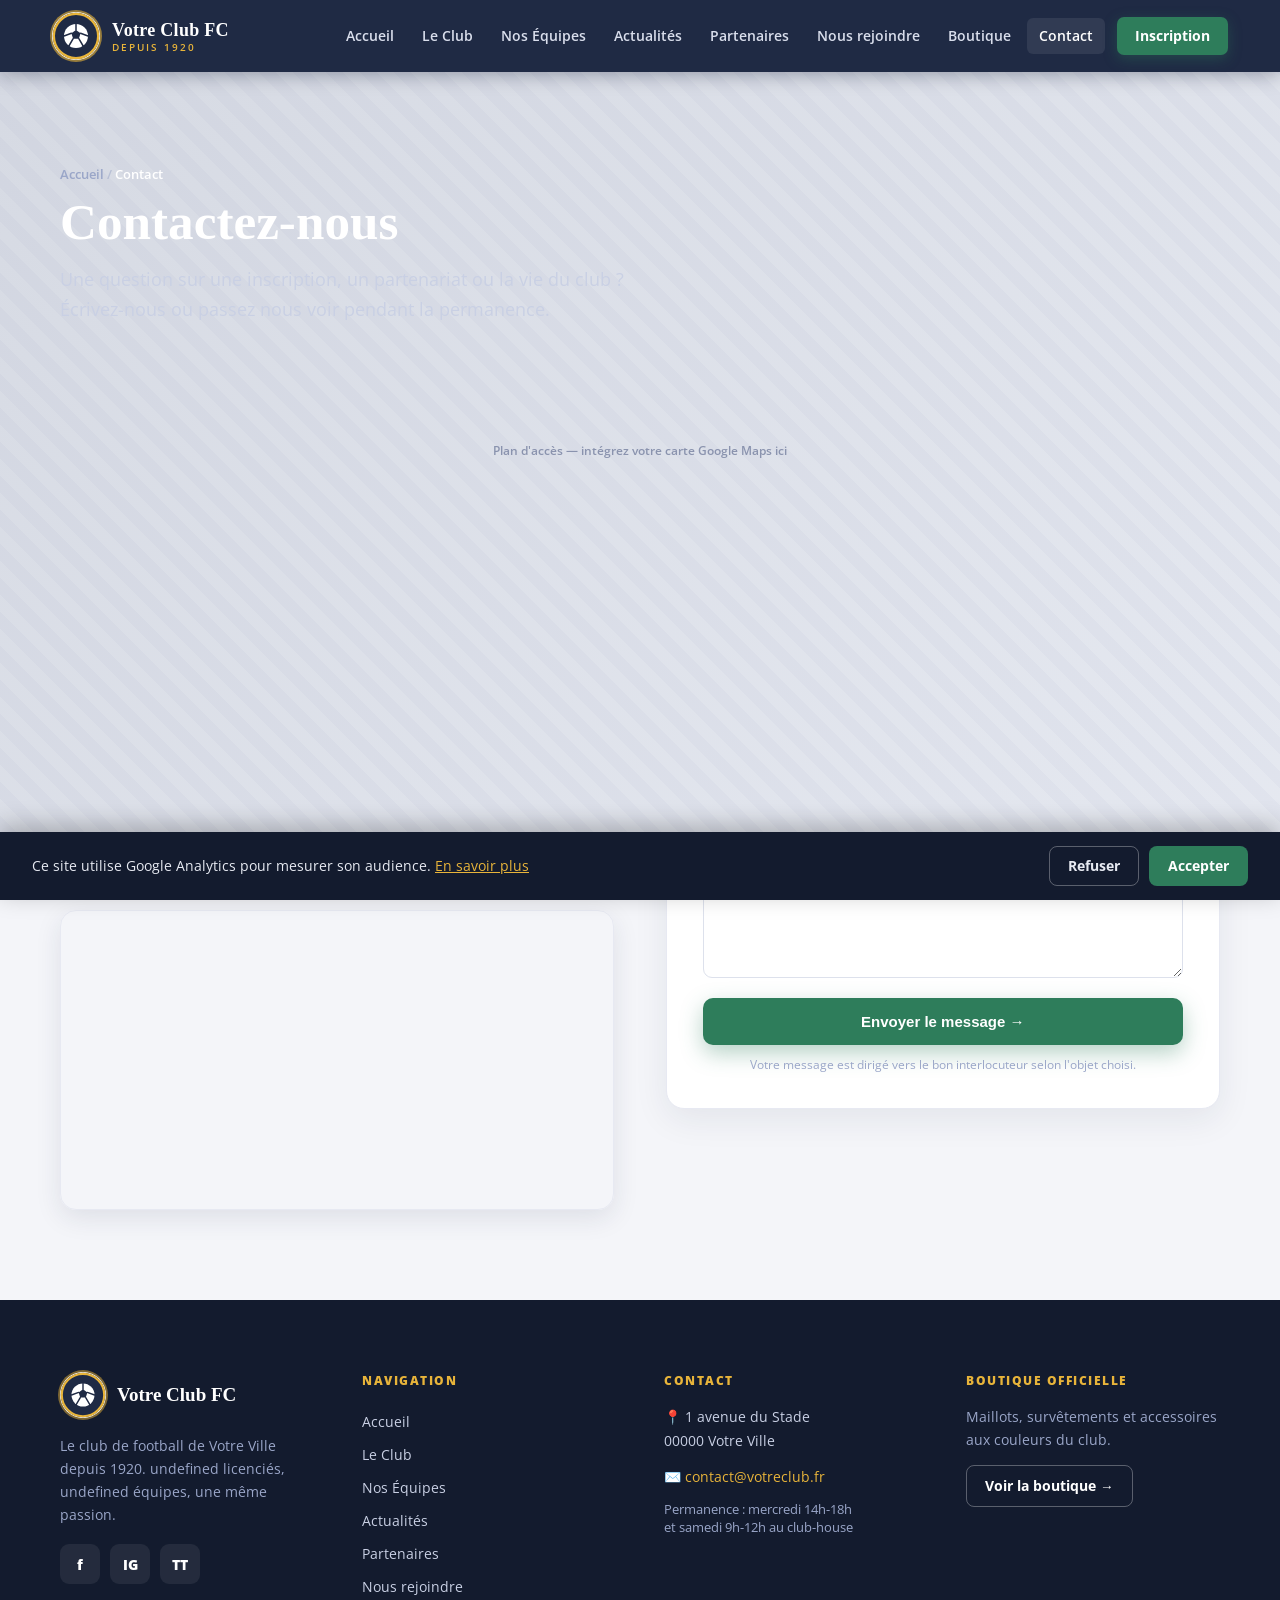
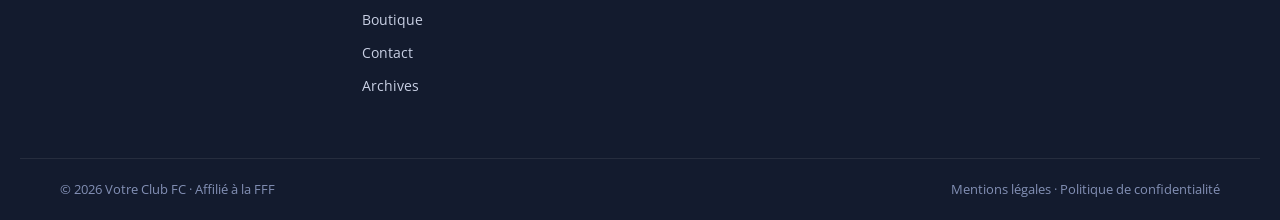
<file: contact.html>
<!DOCTYPE html>
<html lang="fr">
<head>
  <meta charset="utf-8">
  <meta name="viewport" content="width=device-width, initial-scale=1">
  <title>Contact — Votre Club FC</title>
  <meta name="description" content="Contactez votre club : adresse, e-mail, plan d'accès et formulaire.">
  <link rel="preconnect" href="https://fonts.googleapis.com">
  <link rel="preconnect" href="https://fonts.gstatic.com" crossorigin>
  <link href="https://fonts.googleapis.com/css2?family=Open+Sans:ital,wght@0,400;0,500;0,600;0,700;0,800;1,400&display=swap" rel="stylesheet">
  <link rel="stylesheet" href="css/style.css">
</head>
<body>

  <header class="site-header">
    <nav class="nav">
      <a href="index.html#accueil" class="nav__logo">
        <img src="images/logo.svg" data-config-src="logoUrl" alt="Logo du club" class="logo-img">
        <span class="logo-text">
          <span class="logo-name" data-config="clubName">Votre Club FC</span>
          <span class="logo-since" data-config="since">DEPUIS 1920</span>
        </span>
      </a>
      <div class="nav__links">
        <a href="index.html#accueil" class="nav__link">Accueil</a>
        <a href="club.html" class="nav__link">Le Club</a>
        <a href="equipes.html" class="nav__link">Nos Équipes</a>
        <a href="actualites.html" class="nav__link">Actualités</a>
        <a href="partenaires.html" class="nav__link">Partenaires</a>
        <a href="rejoindre.html" class="nav__link">Nous rejoindre</a>
        <a href="boutique.html" class="nav__link">Boutique</a>
        <a href="contact.html" class="nav__link is-active">Contact</a>
        <a href="rejoindre.html" class="nav__cta">Inscription</a>
      </div>
      <button class="nav__burger" data-burger aria-label="Menu" aria-expanded="false" aria-controls="mobile-menu">
        <span><span></span><span></span><span></span></span>
      </button>
    </nav>
    <div class="mobile-menu" id="mobile-menu" data-mobile-menu>
      <a href="index.html#accueil" class="mobile-menu__link">Accueil</a>
      <a href="club.html" class="mobile-menu__link">Le Club</a>
      <a href="equipes.html" class="mobile-menu__link">Nos Équipes</a>
      <a href="actualites.html" class="mobile-menu__link">Actualités</a>
      <a href="partenaires.html" class="mobile-menu__link">Partenaires</a>
      <a href="rejoindre.html" class="mobile-menu__link">Nous rejoindre</a>
      <a href="boutique.html" class="mobile-menu__link">Boutique</a>
      <a href="contact.html" class="mobile-menu__link">Contact</a>
      <a href="rejoindre.html" class="mobile-menu__cta">S'inscrire au club</a>
    </div>
  </header>

  <section class="page-hero">
    <div class="page-hero__inner">
      <span class="breadcrumb"><a href="index.html">Accueil</a> <span class="sep">/</span> <span class="current">Contact</span></span>
      <h1>Contactez-nous</h1>
      <p>Une question sur une inscription, un partenariat ou la vie du club ? Écrivez-nous ou passez nous voir pendant la permanence.</p>
    </div>
  </section>

  <section class="section">
    <div class="split-grid">
      <div>
        <span class="eyebrow">NOS COORDONNÉES</span>
        <h2 class="section-title">Où nous trouver</h2>
        <div class="info-list">
          <div class="info-item">
            <span class="info-item__icon" style="background:var(--secondary);">📍</span>
            <div><span class="info-item__label">ADRESSE</span><span class="info-item__value" data-config="addressLine">1 avenue du Stade, 00000 Votre Ville</span></div>
          </div>
          <div class="info-item">
            <span class="info-item__icon" style="background:var(--accent);">✉️</span>
            <div><span class="info-item__label">EMAIL</span><a href="mailto:contact@votreclub.fr" class="info-item__value" data-config="email" data-config-href="emailHref">contact@votreclub.fr</a><span class="info-item__desc">Questions générales, inscriptions et vie du club.</span></div>
          </div>
          <div class="info-item">
            <span class="info-item__icon" style="background:#5B647E;">🕑</span>
            <div><span class="info-item__label">PERMANENCE</span><span class="info-item__value">Mercredi 14h-18h · Samedi 9h-12h au club-house</span></div>
          </div>
        </div>
        <div class="map-frame"><div class="img-placeholder">Plan d'accès — intégrez votre carte Google Maps ici</div></div>
      </div>

      <div class="form-card">
        <div class="form-success" data-form-success hidden>
          <span class="form-success__icon">✓</span>
          <h3>Message envoyé !</h3>
          <p>Merci, nous vous répondrons dans les meilleurs délais.</p>
        </div>
        <!-- Pour un envoi réel : ajoutez action="https://formspree.io/f/VOTRE_ID" method="POST" et retirez data-demo-form -->
        <form data-demo-form>
          <h3>Écrivez-nous</h3>
          <label class="field block" style="margin-top:0;">Nom complet<input name="nom" required placeholder="Votre nom"></label>
          <label class="field block">Email<input name="email" type="email" required placeholder="vous@email.fr"></label>
          <label class="field block">Votre demande concerne
            <select name="destinataire">
              <option>Question générale / inscription</option>
              <option>Technique — terrain & organisation</option>
              <option>Équipement & matériel</option>
            </select>
          </label>
          <label class="field block">Message<textarea name="message" rows="5" required placeholder="Votre message..."></textarea></label>
          <button type="submit" class="form-submit">Envoyer le message →</button>
          <p class="form-note">Votre message est dirigé vers le bon interlocuteur selon l'objet choisi.</p>
        </form>
      </div>
    </div>
  </section>

  <footer class="site-footer">
    <div class="footer-grid">
      <div class="footer-club">
        <div class="footer-club__top">
          <img src="images/logo.svg" data-config-src="logoUrl" alt="Logo du club" class="footer-club__logo">
          <span class="footer-club__name" data-config="clubName">Votre Club FC</span>
        </div>
        <p class="footer-club__text" data-config="aboutText">Le club de football de votre ville. Rejoignez l'aventure !</p>
        <div class="social">
          <a href="#" data-config-href="social.facebook" aria-label="Facebook" class="social__link">f</a>
          <a href="#" data-config-href="social.instagram" aria-label="Instagram" class="social__link">IG</a>
          <a href="#" data-config-href="social.tiktok" aria-label="TikTok" class="social__link">TT</a>
        </div>
      </div>
      <div class="footer-col">
        <h4 class="footer-col__title">Navigation</h4>
        <a href="index.html#accueil" class="footer-link">Accueil</a>
        <a href="club.html" class="footer-link">Le Club</a>
        <a href="equipes.html" class="footer-link">Nos Équipes</a>
        <a href="actualites.html" class="footer-link">Actualités</a>
        <a href="partenaires.html" class="footer-link">Partenaires</a>
        <a href="rejoindre.html" class="footer-link">Nous rejoindre</a>
        <a href="boutique.html" class="footer-link">Boutique</a>
        <a href="contact.html" class="footer-link">Contact</a>
      </div>
      <div class="footer-col">
        <h4 class="footer-col__title">Contact</h4>
        <p class="footer-contact">📍 <span data-config-html="addressHtml">1 avenue du Stade<br>00000 Votre Ville</span></p>
        <p class="footer-contact" data-config-show="phone" hidden>📞 <a data-config="phone" data-config-href="telHref" href="#"></a></p>
        <p class="footer-contact" style="margin-top:12px;">✉️ <a href="mailto:contact@votreclub.fr" data-config="email" data-config-href="emailHref">contact@votreclub.fr</a></p>
        <p class="footer-contact--muted">Permanence : mercredi 14h-18h<br>et samedi 9h-12h au club-house</p>
      </div>
      <div class="footer-col footer-shop">
        <h4 class="footer-col__title">Boutique officielle</h4>
        <p>Maillots, survêtements et accessoires aux couleurs du club.</p>
        <a href="boutique.html" data-config-href="shopUrl" class="footer-shop__btn">Voir la boutique →</a>
      </div>
    </div>
    <div class="footer-bottom">
      <span>© 2026 <span data-config="clubName">Votre Club FC</span> · Affilié à la FFF</span>
      <span>Mentions légales · Politique de confidentialité</span>
    </div>
  </footer>

  <script src="js/config.js"></script>
  <script src="js/main.js"></script>
</body>
</html>
</file>
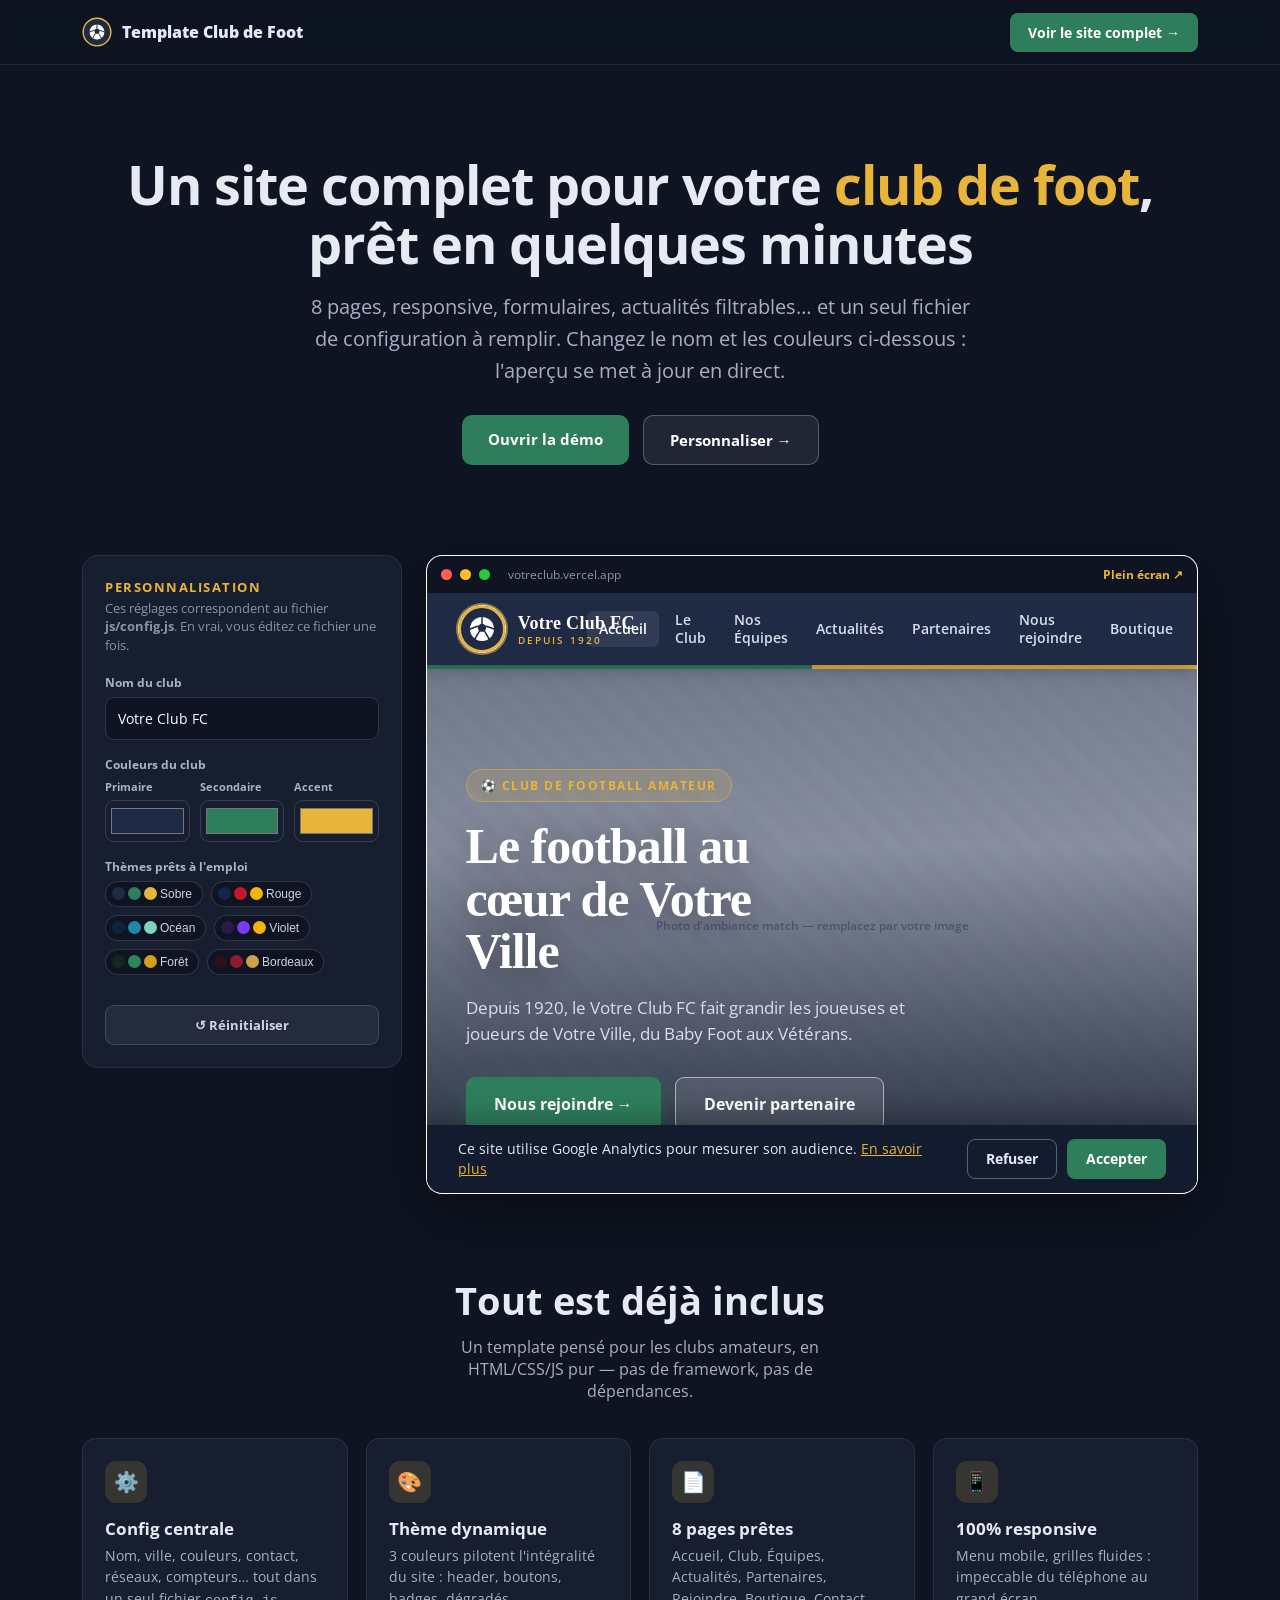
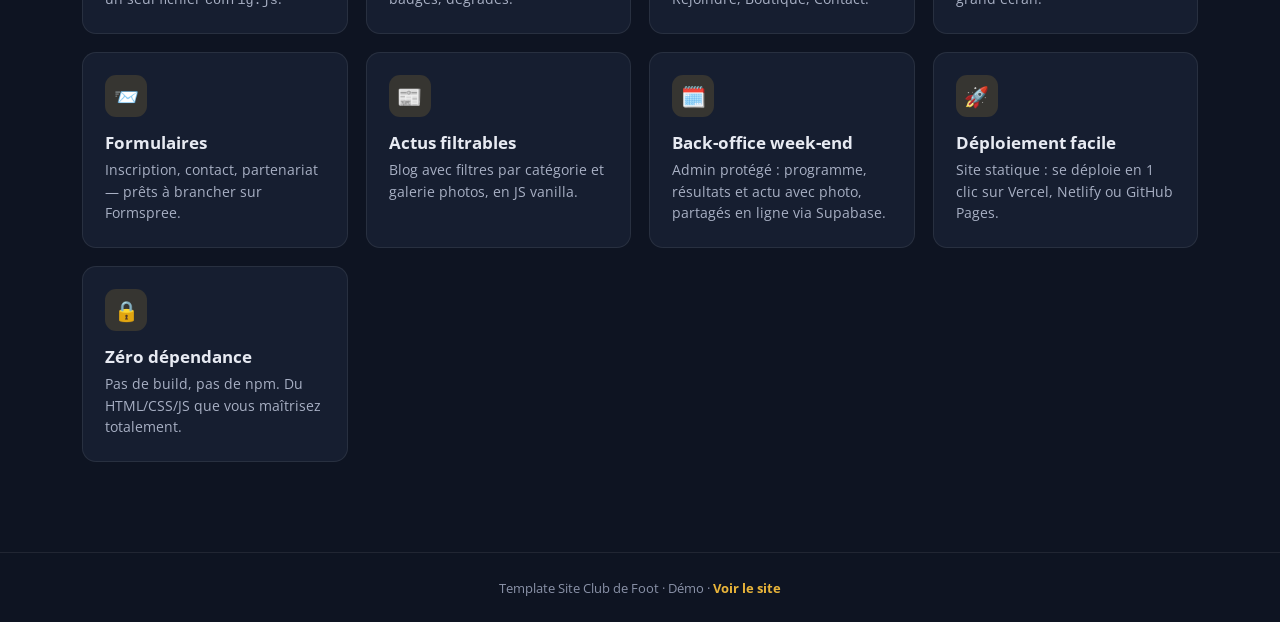
<file: demo.html>
<!DOCTYPE html>
<html lang="fr">
<head>
  <meta charset="utf-8">
  <meta name="viewport" content="width=device-width, initial-scale=1">
  <title>Template Site Club de Foot — Démo</title>
  <meta name="description" content="Un site web complet et personnalisable pour votre club de football amateur. Changez un seul fichier et tout le site s'adapte.">
  <link rel="preconnect" href="https://fonts.googleapis.com">
  <link rel="preconnect" href="https://fonts.gstatic.com" crossorigin>
  <link href="https://fonts.googleapis.com/css2?family=Open+Sans:wght@400;600;700;800&display=swap" rel="stylesheet">
  <style>
    :root { --p:#1F2A44; --s:#2E7D5B; --a:#E8B43A; }
    * { box-sizing:border-box; margin:0; padding:0; }
    body { font-family:'Open Sans',-apple-system,sans-serif; background:#0E1422; color:#E7EAF2; -webkit-font-smoothing:antialiased; }
    a { color:inherit; text-decoration:none; }
    .wrap { max-width:1180px; margin:0 auto; padding:0 clamp(18px,4vw,32px); }

    header.bar { position:sticky; top:0; z-index:10; background:rgba(14,20,34,.9); backdrop-filter:blur(8px); border-bottom:1px solid rgba(255,255,255,.08); }
    .bar__in { display:flex; align-items:center; justify-content:space-between; height:64px; }
    .brand { display:flex; align-items:center; gap:10px; font-weight:800; }
    .brand .ball { width:30px; height:30px; }
    .bar a.cta { background:var(--s); color:#fff; font-weight:700; font-size:14px; padding:10px 18px; border-radius:8px; }

    .hero { padding:clamp(48px,8vw,90px) 0 clamp(30px,5vw,50px); text-align:center; }
    .hero h1 { font-size:clamp(2rem,5vw,3.4rem); line-height:1.08; letter-spacing:-1px; }
    .hero h1 b { color:var(--a); }
    .hero p { color:#A8B0C4; font-size:clamp(1rem,2vw,1.25rem); line-height:1.6; max-width:60ch; margin:18px auto 0; }
    .hero .actions { display:flex; gap:14px; justify-content:center; flex-wrap:wrap; margin-top:28px; }
    .btn { font-weight:700; font-size:15px; padding:14px 26px; border-radius:10px; border:none; cursor:pointer; }
    .btn--p { background:var(--s); color:#fff; }
    .btn--ghost { background:rgba(255,255,255,.08); color:#fff; border:1.5px solid rgba(255,255,255,.25); }

    /* Studio de personnalisation */
    .studio { display:grid; grid-template-columns:320px 1fr; gap:24px; align-items:start; margin:clamp(20px,4vw,40px) 0 clamp(40px,7vw,80px); }
    @media (max-width:860px){ .studio { grid-template-columns:1fr; } }
    .panel { background:#161E30; border:1px solid rgba(255,255,255,.08); border-radius:16px; padding:22px; position:sticky; top:84px; }
    .panel h2 { font-size:13px; letter-spacing:1.5px; text-transform:uppercase; color:var(--a); margin-bottom:4px; }
    .panel .hint { font-size:12.5px; color:#8A92A8; margin-bottom:18px; line-height:1.5; }
    .field { display:block; margin-bottom:16px; }
    .field span { display:block; font-size:12px; font-weight:700; color:#AAB2C6; margin-bottom:6px; }
    .field input[type=text] { width:100%; background:#0E1422; border:1.5px solid rgba(255,255,255,.14); color:#fff; border-radius:9px; padding:11px 12px; font-size:14px; font-family:inherit; outline:none; }
    .field input[type=text]:focus { border-color:var(--s); }
    .colors { display:flex; gap:10px; }
    .color { flex:1; }
    .color span { font-size:11px; }
    .color input[type=color] { width:100%; height:42px; background:none; border:1.5px solid rgba(255,255,255,.14); border-radius:9px; cursor:pointer; padding:3px; }
    .presets { display:flex; flex-wrap:wrap; gap:8px; margin-top:6px; }
    .preset { display:flex; gap:3px; align-items:center; background:#0E1422; border:1.5px solid rgba(255,255,255,.14); border-radius:20px; padding:5px 10px 5px 6px; cursor:pointer; font-size:12px; color:#cfd4e0; }
    .preset i { width:13px; height:13px; border-radius:50%; display:inline-block; }
    .preset:hover { border-color:var(--s); }
    .reset { margin-top:14px; width:100%; background:rgba(255,255,255,.06); color:#cfd4e0; border:1px solid rgba(255,255,255,.14); border-radius:9px; padding:10px; font-size:13px; font-weight:700; cursor:pointer; font-family:inherit; }

    .preview { border-radius:16px; overflow:hidden; border:1px solid rgba(255,255,255,.1); background:#fff; box-shadow:0 20px 60px rgba(0,0,0,.4); }
    .preview__top { display:flex; align-items:center; gap:8px; background:#0E1422; padding:10px 14px; }
    .preview__top .dot { width:11px; height:11px; border-radius:50%; }
    .preview__top .url { margin-left:10px; font-size:12px; color:#8A92A8; }
    .preview__top a { margin-left:auto; font-size:12px; color:var(--a); font-weight:700; }
    iframe { width:100%; height:600px; border:0; display:block; background:#fff; }

    .features { padding:0 0 clamp(50px,8vw,90px); }
    .features h2 { text-align:center; font-size:clamp(1.6rem,4vw,2.4rem); }
    .features p.sub { text-align:center; color:#A8B0C4; margin:10px auto 36px; max-width:50ch; }
    .grid { display:grid; grid-template-columns:repeat(auto-fit,minmax(230px,1fr)); gap:18px; }
    .card { background:#161E30; border:1px solid rgba(255,255,255,.08); border-radius:14px; padding:22px; }
    .card .ic { width:42px; height:42px; border-radius:11px; display:grid; place-items:center; font-size:20px; background:rgba(232,180,58,.15); }
    .card h3 { font-size:17px; margin:14px 0 6px; }
    .card p { font-size:13.5px; color:#A8B0C4; line-height:1.6; }

    footer { border-top:1px solid rgba(255,255,255,.08); padding:26px 0; text-align:center; color:#8A92A8; font-size:13px; }
  </style>
</head>
<body>

  <header class="bar">
    <div class="wrap bar__in">
      <span class="brand">
        <img class="ball" src="images/logo.svg" alt="">
        Template Club de Foot
      </span>
      <a class="cta" href="index.html" target="_blank" rel="noopener">Voir le site complet →</a>
    </div>
  </header>

  <section class="hero">
    <div class="wrap">
      <h1>Un site complet pour votre <b>club de foot</b>, prêt en quelques minutes</h1>
      <p>8 pages, responsive, formulaires, actualités filtrables… et un seul fichier de configuration à remplir. Changez le nom et les couleurs ci-dessous : l'aperçu se met à jour en direct.</p>
      <div class="actions">
        <a class="btn btn--p" href="index.html" target="_blank" rel="noopener">Ouvrir la démo</a>
        <a class="btn btn--ghost" href="#perso">Personnaliser →</a>
      </div>
    </div>
  </section>

  <section class="wrap" id="perso">
    <div class="studio">
      <!-- Panneau de contrôle -->
      <div class="panel">
        <h2>Personnalisation</h2>
        <p class="hint">Ces réglages correspondent au fichier <strong>js/config.js</strong>. En vrai, vous éditez ce fichier une fois.</p>

        <label class="field">
          <span>Nom du club</span>
          <input type="text" id="f-name" value="Votre Club FC" maxlength="28">
        </label>

        <div class="field">
          <span>Couleurs du club</span>
          <div class="colors">
            <label class="color"><span>Primaire</span><input type="color" id="f-primary" value="#1F2A44"></label>
            <label class="color"><span>Secondaire</span><input type="color" id="f-secondary" value="#2E7D5B"></label>
            <label class="color"><span>Accent</span><input type="color" id="f-accent" value="#E8B43A"></label>
          </div>
        </div>

        <div class="field">
          <span>Thèmes prêts à l'emploi</span>
          <div class="presets" id="presets"></div>
        </div>

        <button class="reset" id="f-reset">↺ Réinitialiser</button>
      </div>

      <!-- Aperçu live -->
      <div class="preview">
        <div class="preview__top">
          <span class="dot" style="background:#ff5f57"></span>
          <span class="dot" style="background:#febc2e"></span>
          <span class="dot" style="background:#28c840"></span>
          <span class="url">votreclub.vercel.app</span>
          <a href="index.html" target="_blank" rel="noopener">Plein écran ↗</a>
        </div>
        <iframe id="preview" src="index.html" title="Aperçu du site"></iframe>
      </div>
    </div>
  </section>

  <section class="features">
    <div class="wrap">
      <h2>Tout est déjà inclus</h2>
      <p class="sub">Un template pensé pour les clubs amateurs, en HTML/CSS/JS pur — pas de framework, pas de dépendances.</p>
      <div class="grid">
        <div class="card"><div class="ic">⚙️</div><h3>Config centrale</h3><p>Nom, ville, couleurs, contact, réseaux, compteurs… tout dans un seul fichier <code>config.js</code>.</p></div>
        <div class="card"><div class="ic">🎨</div><h3>Thème dynamique</h3><p>3 couleurs pilotent l'intégralité du site : header, boutons, badges, dégradés.</p></div>
        <div class="card"><div class="ic">📄</div><h3>8 pages prêtes</h3><p>Accueil, Club, Équipes, Actualités, Partenaires, Rejoindre, Boutique, Contact.</p></div>
        <div class="card"><div class="ic">📱</div><h3>100% responsive</h3><p>Menu mobile, grilles fluides : impeccable du téléphone au grand écran.</p></div>
        <div class="card"><div class="ic">📨</div><h3>Formulaires</h3><p>Inscription, contact, partenariat — prêts à brancher sur Formspree.</p></div>
        <div class="card"><div class="ic">📰</div><h3>Actus filtrables</h3><p>Blog avec filtres par catégorie et galerie photos, en JS vanilla.</p></div>
        <div class="card"><div class="ic">🗓️</div><h3>Back-office week-end</h3><p>Admin protégé : programme, résultats et actu avec photo, partagés en ligne via Supabase.</p></div>
        <div class="card"><div class="ic">🚀</div><h3>Déploiement facile</h3><p>Site statique : se déploie en 1 clic sur Vercel, Netlify ou GitHub Pages.</p></div>
        <div class="card"><div class="ic">🔒</div><h3>Zéro dépendance</h3><p>Pas de build, pas de npm. Du HTML/CSS/JS que vous maîtrisez totalement.</p></div>
      </div>
    </div>
  </section>

  <footer>
    Template Site Club de Foot · Démo · <a href="index.html" style="color:var(--a);font-weight:700;">Voir le site</a>
  </footer>

  <script>
    (function () {
      'use strict';
      var DEFAULTS = { name:'Votre Club FC', primary:'#1F2A44', secondary:'#2E7D5B', accent:'#E8B43A' };
      var PRESETS = [
        { label:'Sobre',    primary:'#1F2A44', secondary:'#2E7D5B', accent:'#E8B43A' },
        { label:'Rouge',    primary:'#13224F', secondary:'#C0192C', accent:'#F2B705' },
        { label:'Océan',    primary:'#0B2540', secondary:'#1E88A8', accent:'#7DD3C0' },
        { label:'Violet',   primary:'#2A1B4A', secondary:'#7C3AED', accent:'#F5B301' },
        { label:'Forêt',    primary:'#14271C', secondary:'#2F855A', accent:'#D4A017' },
        { label:'Bordeaux', primary:'#2B1216', secondary:'#8E1B2E', accent:'#C9A24A' },
      ];

      var nameEl = document.getElementById('f-name');
      var pEl = document.getElementById('f-primary');
      var sEl = document.getElementById('f-secondary');
      var aEl = document.getElementById('f-accent');
      var frame = document.getElementById('preview');

      /* Reflète les couleurs sur la page démo elle-même */
      function paintSelf() {
        var r = document.documentElement;
        r.style.setProperty('--p', pEl.value);
        r.style.setProperty('--s', sEl.value);
        r.style.setProperty('--a', aEl.value);
      }

      /* Applique les réglages dans l'aperçu */
      function applyToFrame() {
        var payload = {
          type: 'previewTheme',
          clubName: nameEl.value || 'Votre Club FC',
          primary: pEl.value,
          secondary: sEl.value,
          accent: aEl.value
        };
        /* 1) postMessage — robuste, fonctionne quelle que soit l'origine (le listener est dans index.html) */
        try { if (frame.contentWindow) frame.contentWindow.postMessage(payload, '*'); } catch (e) {}
        /* 2) Repli : accès DOM direct (utile en local file://) */
        try {
          var doc = frame.contentDocument || (frame.contentWindow && frame.contentWindow.document);
          if (doc && doc.documentElement) {
            var r = doc.documentElement;
            r.style.setProperty('--primary', pEl.value);
            r.style.setProperty('--secondary', sEl.value);
            r.style.setProperty('--accent', aEl.value);
            doc.querySelectorAll('[data-config="clubName"]').forEach(function (el) {
              el.textContent = payload.clubName;
            });
          }
        } catch (e) { /* ignoré */ }
      }

      function applyAll() { paintSelf(); applyToFrame(); }

      [nameEl, pEl, sEl, aEl].forEach(function (el) { el.addEventListener('input', applyAll); });
      frame.addEventListener('load', applyAll);

      /* Boutons de thèmes prédéfinis */
      var box = document.getElementById('presets');
      PRESETS.forEach(function (t) {
        var b = document.createElement('button');
        b.className = 'preset';
        b.innerHTML = '<i style="background:' + t.primary + '"></i><i style="background:' + t.secondary +
                      '"></i><i style="background:' + t.accent + '"></i> ' + t.label;
        b.addEventListener('click', function () {
          pEl.value = t.primary; sEl.value = t.secondary; aEl.value = t.accent;
          applyAll();
        });
        box.appendChild(b);
      });

      /* Réinitialiser */
      document.getElementById('f-reset').addEventListener('click', function () {
        nameEl.value = DEFAULTS.name;
        pEl.value = DEFAULTS.primary; sEl.value = DEFAULTS.secondary; aEl.value = DEFAULTS.accent;
        applyAll();
      });
    })();
  </script>
</body>
</html>
</file>
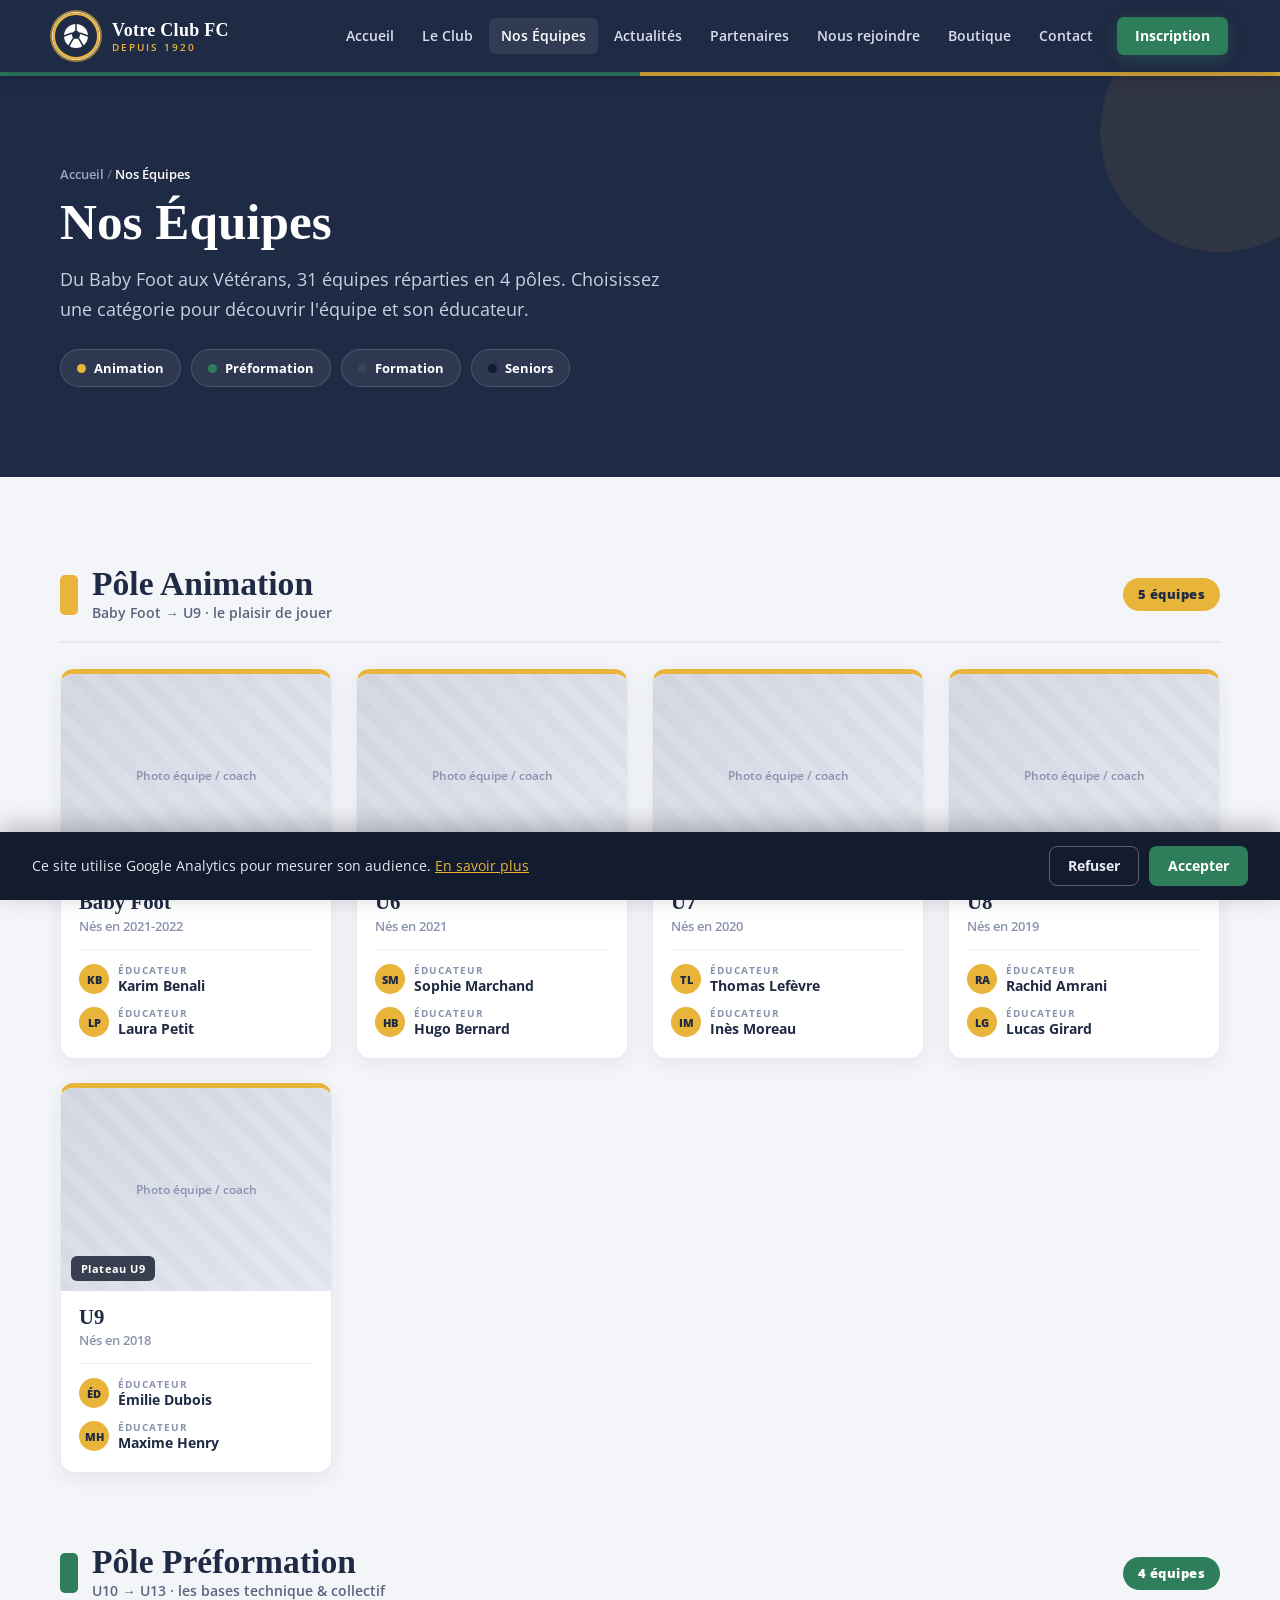
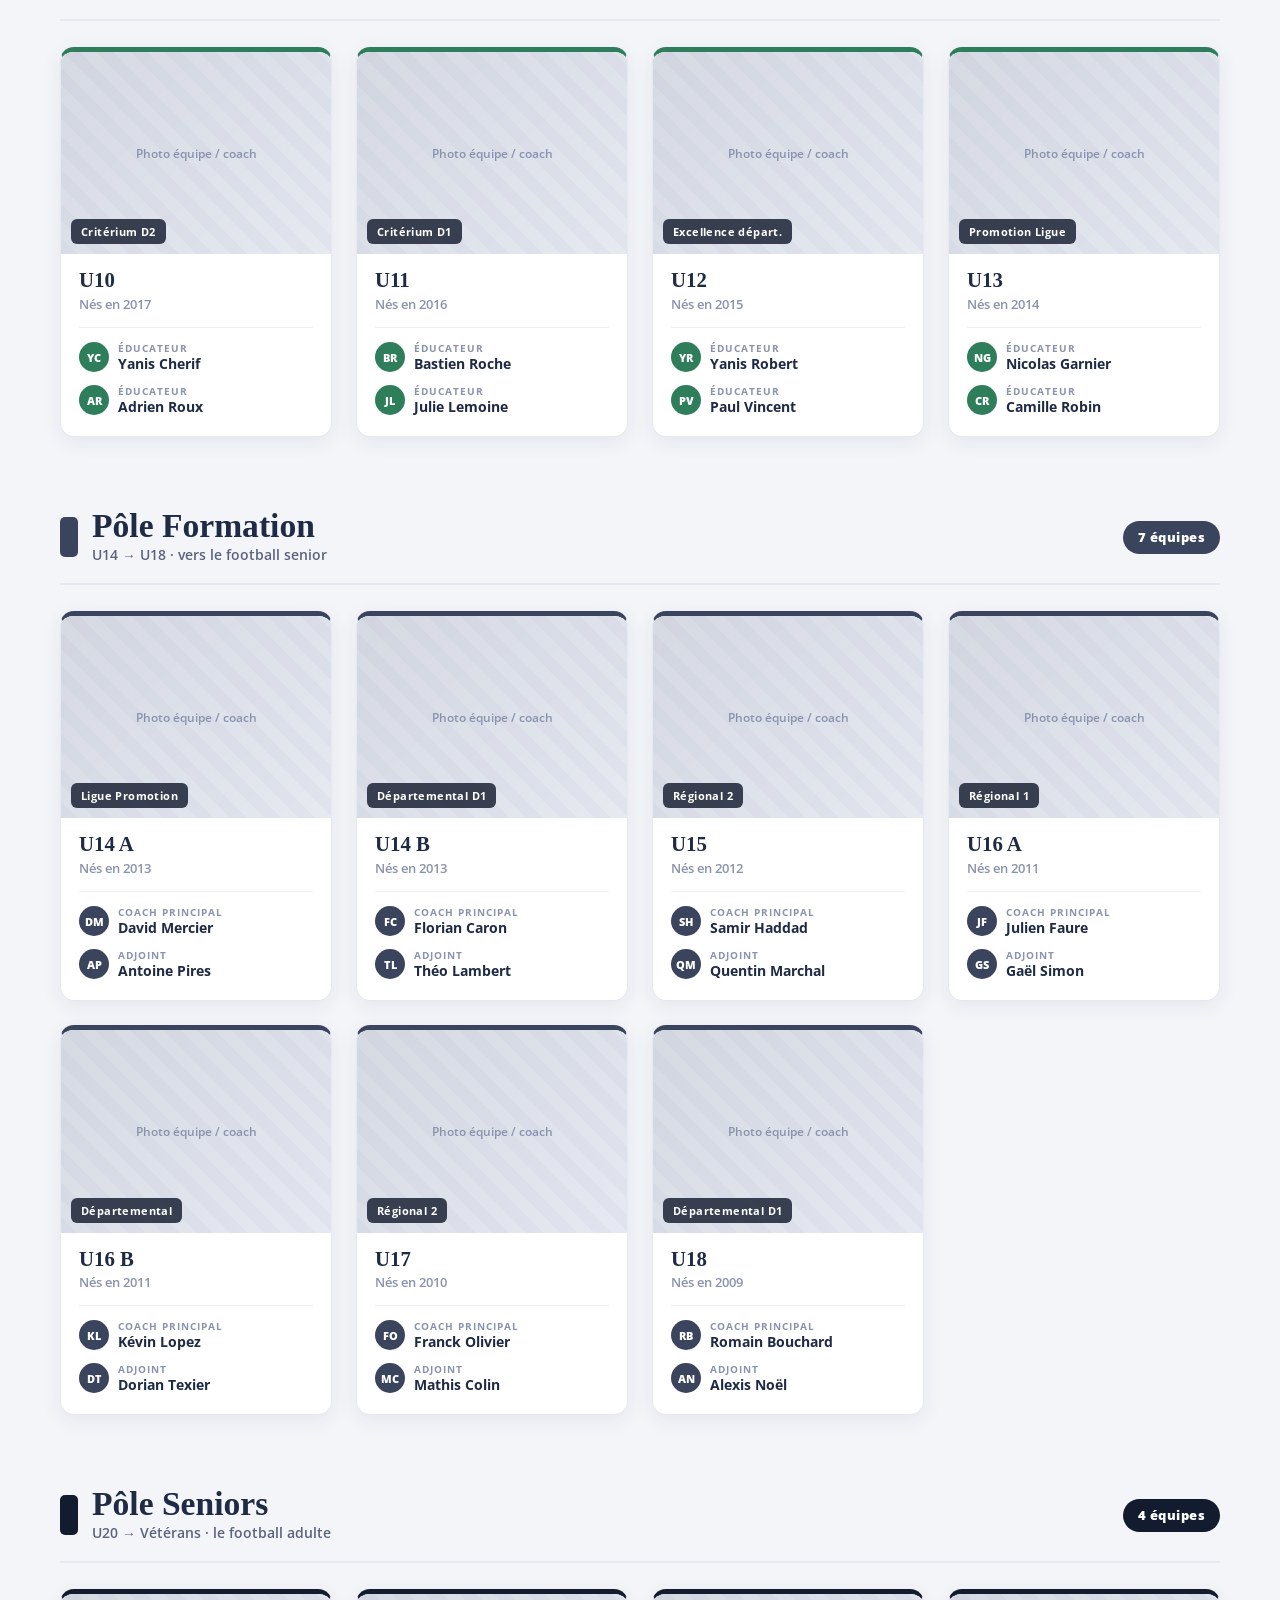
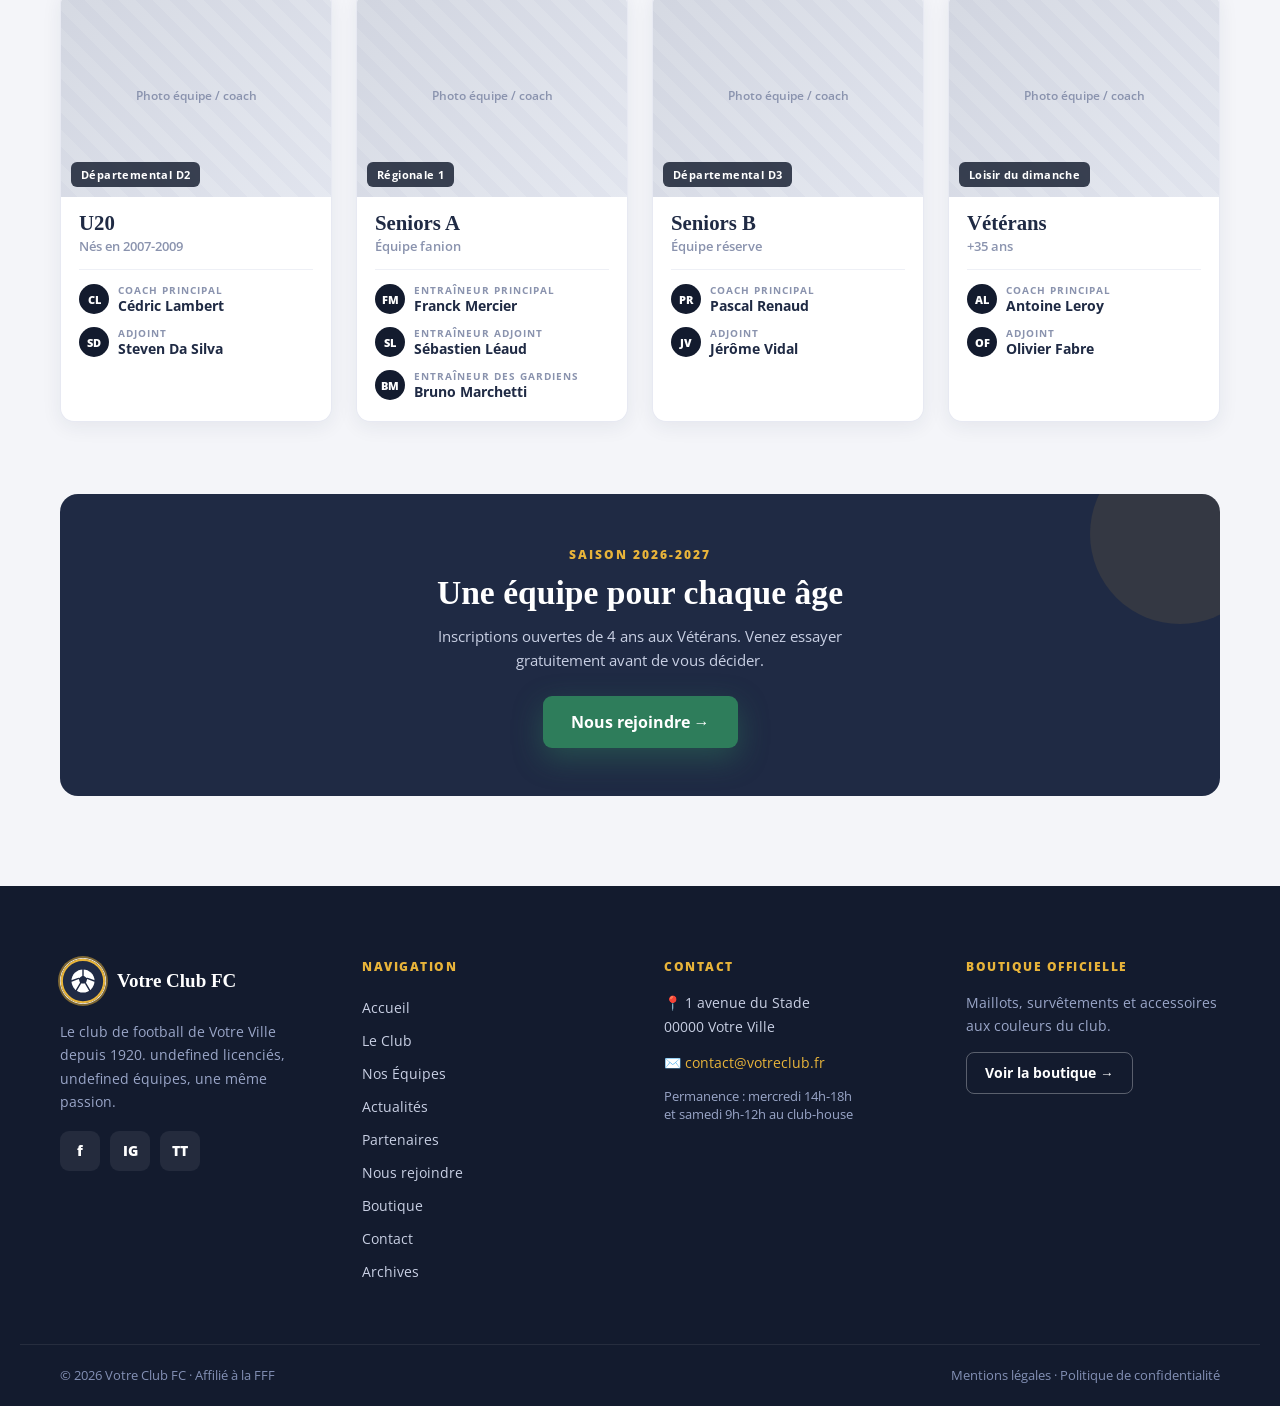
<file: equipes.html>
<!DOCTYPE html>
<html lang="fr">
<head>
  <meta charset="utf-8">
  <meta name="viewport" content="width=device-width, initial-scale=1">
  <title>Nos Équipes — Votre Club FC</title>
  <meta name="description" content="Les 31 équipes du Votre Club FC réparties en 4 pôles — Animation, Préformation, Formation et Seniors — avec leurs éducateurs.">
  <link rel="preconnect" href="https://fonts.googleapis.com">
  <link rel="preconnect" href="https://fonts.gstatic.com" crossorigin>
  <link href="https://fonts.googleapis.com/css2?family=Open+Sans:ital,wght@0,400;0,500;0,600;0,700;0,800;1,400&display=swap" rel="stylesheet">
  <link rel="stylesheet" href="css/style.css">
</head>
<body>

  <header class="site-header">
    <nav class="nav">
      <a href="index.html#accueil" class="nav__logo">
        <img src="images/logo.svg" data-config-src="logoUrl" alt="Logo du club" class="logo-img">
        <span class="logo-text">
          <span class="logo-name" data-config="clubName">Votre Club FC</span>
          <span class="logo-since" data-config="since">DEPUIS 1947</span>
        </span>
      </a>
      <div class="nav__links">
        <a href="index.html#accueil" class="nav__link">Accueil</a>
        <a href="club.html" class="nav__link">Le Club</a>
        <a href="equipes.html" class="nav__link is-active">Nos Équipes</a>
        <a href="actualites.html" class="nav__link">Actualités</a>
        <a href="partenaires.html" class="nav__link">Partenaires</a>
        <a href="rejoindre.html" class="nav__link">Nous rejoindre</a>
        <a href="boutique.html" class="nav__link">Boutique</a>
        <a href="contact.html" class="nav__link">Contact</a>
        <a href="rejoindre.html" class="nav__cta">Inscription</a>
      </div>
      <button class="nav__burger" data-burger aria-label="Menu" aria-expanded="false" aria-controls="mobile-menu">
        <span><span></span><span></span><span></span></span>
      </button>
    </nav>
    <div class="mobile-menu" id="mobile-menu" data-mobile-menu>
      <a href="index.html#accueil" class="mobile-menu__link">Accueil</a>
      <a href="club.html" class="mobile-menu__link">Le Club</a>
      <a href="equipes.html" class="mobile-menu__link">Nos Équipes</a>
      <a href="actualites.html" class="mobile-menu__link">Actualités</a>
      <a href="partenaires.html" class="mobile-menu__link">Partenaires</a>
      <a href="rejoindre.html" class="mobile-menu__link">Nous rejoindre</a>
      <a href="boutique.html" class="mobile-menu__link">Boutique</a>
      <a href="contact.html" class="mobile-menu__link">Contact</a>
      <a href="rejoindre.html" class="mobile-menu__cta">S'inscrire au club</a>
    </div>
  </header>

  <!-- ============ EN-TÊTE DE PAGE ============ -->
  <section class="page-hero">
    <div class="page-hero__inner">
      <span class="breadcrumb"><a href="index.html">Accueil</a> <span class="sep">/</span> <span class="current">Nos Équipes</span></span>
      <h1>Nos Équipes</h1>
      <p>Du Baby Foot aux Vétérans, 31 équipes réparties en 4 pôles. Choisissez une catégorie pour découvrir l'équipe et son éducateur.</p>
      <div class="page-hero__anchors">
        <a href="#pole-animation" class="anchor-pill"><span class="dot" style="background:var(--accent);"></span>Animation</a>
        <a href="#pole-preformation" class="anchor-pill"><span class="dot" style="background:var(--secondary);"></span>Préformation</a>
        <a href="#pole-formation" class="anchor-pill"><span class="dot" style="background:var(--navy-text);"></span>Formation</a>
        <a href="#pole-seniors" class="anchor-pill"><span class="dot" style="background:var(--navy-dark);"></span>Seniors</a>
      </div>
    </div>
  </section>

  <!-- ============ PÔLES & ÉQUIPES ============ -->
  <main class="section">

    <!-- Pôle Animation -->
    <section id="pole-animation" class="pole-block">
      <div class="pole-header">
        <span class="pole-header__bar" style="background:var(--accent);"></span>
        <div class="pole-header__txt">
          <h2>Pôle Animation</h2>
          <span class="pole-header__range">Baby Foot → U9 · le plaisir de jouer</span>
        </div>
        <span class="pole-header__count" style="background:var(--accent);color:var(--primary);">5 équipes</span>
      </div>
      <div class="teams-grid">
        <div class="team-card" style="border-top-color:var(--accent);">
          <div class="team-card__media"><div class="img-placeholder">Photo équipe / coach</div><span class="team-level">Éveil · Plateaux</span></div>
          <div class="team-card__body">
            <h3 class="team-name">Baby Foot</h3><span class="team-born">Nés en 2021-2022</span>
            <div class="team-staff">
              <div class="team-staff__row"><span class="team-staff__initials" style="background:var(--accent);color:var(--primary);">KB</span><div><span class="team-staff__role">Éducateur</span><span class="team-staff__name">Karim Benali</span></div></div>
              <div class="team-staff__row"><span class="team-staff__initials" style="background:var(--accent);color:var(--primary);">LP</span><div><span class="team-staff__role">Éducateur</span><span class="team-staff__name">Laura Petit</span></div></div>
            </div>
          </div>
        </div>
        <div class="team-card" style="border-top-color:var(--accent);">
          <div class="team-card__media"><div class="img-placeholder">Photo équipe / coach</div><span class="team-level">Plateau départemental</span></div>
          <div class="team-card__body">
            <h3 class="team-name">U6</h3><span class="team-born">Nés en 2021</span>
            <div class="team-staff">
              <div class="team-staff__row"><span class="team-staff__initials" style="background:var(--accent);color:var(--primary);">SM</span><div><span class="team-staff__role">Éducateur</span><span class="team-staff__name">Sophie Marchand</span></div></div>
              <div class="team-staff__row"><span class="team-staff__initials" style="background:var(--accent);color:var(--primary);">HB</span><div><span class="team-staff__role">Éducateur</span><span class="team-staff__name">Hugo Bernard</span></div></div>
            </div>
          </div>
        </div>
        <div class="team-card" style="border-top-color:var(--accent);">
          <div class="team-card__media"><div class="img-placeholder">Photo équipe / coach</div><span class="team-level">Plateau U7</span></div>
          <div class="team-card__body">
            <h3 class="team-name">U7</h3><span class="team-born">Nés en 2020</span>
            <div class="team-staff">
              <div class="team-staff__row"><span class="team-staff__initials" style="background:var(--accent);color:var(--primary);">TL</span><div><span class="team-staff__role">Éducateur</span><span class="team-staff__name">Thomas Lefèvre</span></div></div>
              <div class="team-staff__row"><span class="team-staff__initials" style="background:var(--accent);color:var(--primary);">IM</span><div><span class="team-staff__role">Éducateur</span><span class="team-staff__name">Inès Moreau</span></div></div>
            </div>
          </div>
        </div>
        <div class="team-card" style="border-top-color:var(--accent);">
          <div class="team-card__media"><div class="img-placeholder">Photo équipe / coach</div><span class="team-level">Plateau U8</span></div>
          <div class="team-card__body">
            <h3 class="team-name">U8</h3><span class="team-born">Nés en 2019</span>
            <div class="team-staff">
              <div class="team-staff__row"><span class="team-staff__initials" style="background:var(--accent);color:var(--primary);">RA</span><div><span class="team-staff__role">Éducateur</span><span class="team-staff__name">Rachid Amrani</span></div></div>
              <div class="team-staff__row"><span class="team-staff__initials" style="background:var(--accent);color:var(--primary);">LG</span><div><span class="team-staff__role">Éducateur</span><span class="team-staff__name">Lucas Girard</span></div></div>
            </div>
          </div>
        </div>
        <div class="team-card" style="border-top-color:var(--accent);">
          <div class="team-card__media"><div class="img-placeholder">Photo équipe / coach</div><span class="team-level">Plateau U9</span></div>
          <div class="team-card__body">
            <h3 class="team-name">U9</h3><span class="team-born">Nés en 2018</span>
            <div class="team-staff">
              <div class="team-staff__row"><span class="team-staff__initials" style="background:var(--accent);color:var(--primary);">ÉD</span><div><span class="team-staff__role">Éducateur</span><span class="team-staff__name">Émilie Dubois</span></div></div>
              <div class="team-staff__row"><span class="team-staff__initials" style="background:var(--accent);color:var(--primary);">MH</span><div><span class="team-staff__role">Éducateur</span><span class="team-staff__name">Maxime Henry</span></div></div>
            </div>
          </div>
        </div>
      </div>
    </section>

    <!-- Pôle Préformation -->
    <section id="pole-preformation" class="pole-block">
      <div class="pole-header">
        <span class="pole-header__bar" style="background:var(--secondary);"></span>
        <div class="pole-header__txt">
          <h2>Pôle Préformation</h2>
          <span class="pole-header__range">U10 → U13 · les bases technique & collectif</span>
        </div>
        <span class="pole-header__count" style="background:var(--secondary);color:#fff;">4 équipes</span>
      </div>
      <div class="teams-grid">
        <div class="team-card" style="border-top-color:var(--secondary);">
          <div class="team-card__media"><div class="img-placeholder">Photo équipe / coach</div><span class="team-level">Critérium D2</span></div>
          <div class="team-card__body">
            <h3 class="team-name">U10</h3><span class="team-born">Nés en 2017</span>
            <div class="team-staff">
              <div class="team-staff__row"><span class="team-staff__initials" style="background:var(--secondary);color:#fff;">YC</span><div><span class="team-staff__role">Éducateur</span><span class="team-staff__name">Yanis Cherif</span></div></div>
              <div class="team-staff__row"><span class="team-staff__initials" style="background:var(--secondary);color:#fff;">AR</span><div><span class="team-staff__role">Éducateur</span><span class="team-staff__name">Adrien Roux</span></div></div>
            </div>
          </div>
        </div>
        <div class="team-card" style="border-top-color:var(--secondary);">
          <div class="team-card__media"><div class="img-placeholder">Photo équipe / coach</div><span class="team-level">Critérium D1</span></div>
          <div class="team-card__body">
            <h3 class="team-name">U11</h3><span class="team-born">Nés en 2016</span>
            <div class="team-staff">
              <div class="team-staff__row"><span class="team-staff__initials" style="background:var(--secondary);color:#fff;">BR</span><div><span class="team-staff__role">Éducateur</span><span class="team-staff__name">Bastien Roche</span></div></div>
              <div class="team-staff__row"><span class="team-staff__initials" style="background:var(--secondary);color:#fff;">JL</span><div><span class="team-staff__role">Éducateur</span><span class="team-staff__name">Julie Lemoine</span></div></div>
            </div>
          </div>
        </div>
        <div class="team-card" style="border-top-color:var(--secondary);">
          <div class="team-card__media"><div class="img-placeholder">Photo équipe / coach</div><span class="team-level">Excellence départ.</span></div>
          <div class="team-card__body">
            <h3 class="team-name">U12</h3><span class="team-born">Nés en 2015</span>
            <div class="team-staff">
              <div class="team-staff__row"><span class="team-staff__initials" style="background:var(--secondary);color:#fff;">YR</span><div><span class="team-staff__role">Éducateur</span><span class="team-staff__name">Yanis Robert</span></div></div>
              <div class="team-staff__row"><span class="team-staff__initials" style="background:var(--secondary);color:#fff;">PV</span><div><span class="team-staff__role">Éducateur</span><span class="team-staff__name">Paul Vincent</span></div></div>
            </div>
          </div>
        </div>
        <div class="team-card" style="border-top-color:var(--secondary);">
          <div class="team-card__media"><div class="img-placeholder">Photo équipe / coach</div><span class="team-level">Promotion Ligue</span></div>
          <div class="team-card__body">
            <h3 class="team-name">U13</h3><span class="team-born">Nés en 2014</span>
            <div class="team-staff">
              <div class="team-staff__row"><span class="team-staff__initials" style="background:var(--secondary);color:#fff;">NG</span><div><span class="team-staff__role">Éducateur</span><span class="team-staff__name">Nicolas Garnier</span></div></div>
              <div class="team-staff__row"><span class="team-staff__initials" style="background:var(--secondary);color:#fff;">CR</span><div><span class="team-staff__role">Éducateur</span><span class="team-staff__name">Camille Robin</span></div></div>
            </div>
          </div>
        </div>
      </div>
    </section>

    <!-- Pôle Formation -->
    <section id="pole-formation" class="pole-block">
      <div class="pole-header">
        <span class="pole-header__bar" style="background:var(--navy-text);"></span>
        <div class="pole-header__txt">
          <h2>Pôle Formation</h2>
          <span class="pole-header__range">U14 → U18 · vers le football senior</span>
        </div>
        <span class="pole-header__count" style="background:var(--navy-text);color:#fff;">7 équipes</span>
      </div>
      <div class="teams-grid">
        <div class="team-card" style="border-top-color:var(--navy-text);">
          <div class="team-card__media"><div class="img-placeholder">Photo équipe / coach</div><span class="team-level">Ligue Promotion</span></div>
          <div class="team-card__body">
            <h3 class="team-name">U14 A</h3><span class="team-born">Nés en 2013</span>
            <div class="team-staff">
              <div class="team-staff__row"><span class="team-staff__initials" style="background:var(--navy-text);color:#fff;">DM</span><div><span class="team-staff__role">Coach principal</span><span class="team-staff__name">David Mercier</span></div></div>
              <div class="team-staff__row"><span class="team-staff__initials" style="background:var(--navy-text);color:#fff;">AP</span><div><span class="team-staff__role">Adjoint</span><span class="team-staff__name">Antoine Pires</span></div></div>
            </div>
          </div>
        </div>
        <div class="team-card" style="border-top-color:var(--navy-text);">
          <div class="team-card__media"><div class="img-placeholder">Photo équipe / coach</div><span class="team-level">Départemental D1</span></div>
          <div class="team-card__body">
            <h3 class="team-name">U14 B</h3><span class="team-born">Nés en 2013</span>
            <div class="team-staff">
              <div class="team-staff__row"><span class="team-staff__initials" style="background:var(--navy-text);color:#fff;">FC</span><div><span class="team-staff__role">Coach principal</span><span class="team-staff__name">Florian Caron</span></div></div>
              <div class="team-staff__row"><span class="team-staff__initials" style="background:var(--navy-text);color:#fff;">TL</span><div><span class="team-staff__role">Adjoint</span><span class="team-staff__name">Théo Lambert</span></div></div>
            </div>
          </div>
        </div>
        <div class="team-card" style="border-top-color:var(--navy-text);">
          <div class="team-card__media"><div class="img-placeholder">Photo équipe / coach</div><span class="team-level">Régional 2</span></div>
          <div class="team-card__body">
            <h3 class="team-name">U15</h3><span class="team-born">Nés en 2012</span>
            <div class="team-staff">
              <div class="team-staff__row"><span class="team-staff__initials" style="background:var(--navy-text);color:#fff;">SH</span><div><span class="team-staff__role">Coach principal</span><span class="team-staff__name">Samir Haddad</span></div></div>
              <div class="team-staff__row"><span class="team-staff__initials" style="background:var(--navy-text);color:#fff;">QM</span><div><span class="team-staff__role">Adjoint</span><span class="team-staff__name">Quentin Marchal</span></div></div>
            </div>
          </div>
        </div>
        <div class="team-card" style="border-top-color:var(--navy-text);">
          <div class="team-card__media"><div class="img-placeholder">Photo équipe / coach</div><span class="team-level">Régional 1</span></div>
          <div class="team-card__body">
            <h3 class="team-name">U16 A</h3><span class="team-born">Nés en 2011</span>
            <div class="team-staff">
              <div class="team-staff__row"><span class="team-staff__initials" style="background:var(--navy-text);color:#fff;">JF</span><div><span class="team-staff__role">Coach principal</span><span class="team-staff__name">Julien Faure</span></div></div>
              <div class="team-staff__row"><span class="team-staff__initials" style="background:var(--navy-text);color:#fff;">GS</span><div><span class="team-staff__role">Adjoint</span><span class="team-staff__name">Gaël Simon</span></div></div>
            </div>
          </div>
        </div>
        <div class="team-card" style="border-top-color:var(--navy-text);">
          <div class="team-card__media"><div class="img-placeholder">Photo équipe / coach</div><span class="team-level">Départemental</span></div>
          <div class="team-card__body">
            <h3 class="team-name">U16 B</h3><span class="team-born">Nés en 2011</span>
            <div class="team-staff">
              <div class="team-staff__row"><span class="team-staff__initials" style="background:var(--navy-text);color:#fff;">KL</span><div><span class="team-staff__role">Coach principal</span><span class="team-staff__name">Kévin Lopez</span></div></div>
              <div class="team-staff__row"><span class="team-staff__initials" style="background:var(--navy-text);color:#fff;">DT</span><div><span class="team-staff__role">Adjoint</span><span class="team-staff__name">Dorian Texier</span></div></div>
            </div>
          </div>
        </div>
        <div class="team-card" style="border-top-color:var(--navy-text);">
          <div class="team-card__media"><div class="img-placeholder">Photo équipe / coach</div><span class="team-level">Régional 2</span></div>
          <div class="team-card__body">
            <h3 class="team-name">U17</h3><span class="team-born">Nés en 2010</span>
            <div class="team-staff">
              <div class="team-staff__row"><span class="team-staff__initials" style="background:var(--navy-text);color:#fff;">FO</span><div><span class="team-staff__role">Coach principal</span><span class="team-staff__name">Franck Olivier</span></div></div>
              <div class="team-staff__row"><span class="team-staff__initials" style="background:var(--navy-text);color:#fff;">MC</span><div><span class="team-staff__role">Adjoint</span><span class="team-staff__name">Mathis Colin</span></div></div>
            </div>
          </div>
        </div>
        <div class="team-card" style="border-top-color:var(--navy-text);">
          <div class="team-card__media"><div class="img-placeholder">Photo équipe / coach</div><span class="team-level">Départemental D1</span></div>
          <div class="team-card__body">
            <h3 class="team-name">U18</h3><span class="team-born">Nés en 2009</span>
            <div class="team-staff">
              <div class="team-staff__row"><span class="team-staff__initials" style="background:var(--navy-text);color:#fff;">RB</span><div><span class="team-staff__role">Coach principal</span><span class="team-staff__name">Romain Bouchard</span></div></div>
              <div class="team-staff__row"><span class="team-staff__initials" style="background:var(--navy-text);color:#fff;">AN</span><div><span class="team-staff__role">Adjoint</span><span class="team-staff__name">Alexis Noël</span></div></div>
            </div>
          </div>
        </div>
      </div>
    </section>

    <!-- Pôle Seniors -->
    <section id="pole-seniors" class="pole-block">
      <div class="pole-header">
        <span class="pole-header__bar" style="background:var(--navy-dark);"></span>
        <div class="pole-header__txt">
          <h2>Pôle Seniors</h2>
          <span class="pole-header__range">U20 → Vétérans · le football adulte</span>
        </div>
        <span class="pole-header__count" style="background:var(--navy-dark);color:#fff;">4 équipes</span>
      </div>
      <div class="teams-grid">
        <div class="team-card" style="border-top-color:var(--navy-dark);">
          <div class="team-card__media"><div class="img-placeholder">Photo équipe / coach</div><span class="team-level">Départemental D2</span></div>
          <div class="team-card__body">
            <h3 class="team-name">U20</h3><span class="team-born">Nés en 2007-2009</span>
            <div class="team-staff">
              <div class="team-staff__row"><span class="team-staff__initials" style="background:var(--navy-dark);color:#fff;">CL</span><div><span class="team-staff__role">Coach principal</span><span class="team-staff__name">Cédric Lambert</span></div></div>
              <div class="team-staff__row"><span class="team-staff__initials" style="background:var(--navy-dark);color:#fff;">SD</span><div><span class="team-staff__role">Adjoint</span><span class="team-staff__name">Steven Da Silva</span></div></div>
            </div>
          </div>
        </div>
        <div class="team-card" style="border-top-color:var(--navy-dark);">
          <div class="team-card__media"><div class="img-placeholder">Photo équipe / coach</div><span class="team-level">Régionale 1</span></div>
          <div class="team-card__body">
            <h3 class="team-name">Seniors A</h3><span class="team-born">Équipe fanion</span>
            <div class="team-staff">
              <div class="team-staff__row"><span class="team-staff__initials" style="background:var(--navy-dark);color:#fff;">FM</span><div><span class="team-staff__role">Entraîneur principal</span><span class="team-staff__name">Franck Mercier</span></div></div>
              <div class="team-staff__row"><span class="team-staff__initials" style="background:var(--navy-dark);color:#fff;">SL</span><div><span class="team-staff__role">Entraîneur adjoint</span><span class="team-staff__name">Sébastien Léaud</span></div></div>
              <div class="team-staff__row"><span class="team-staff__initials" style="background:var(--navy-dark);color:#fff;">BM</span><div><span class="team-staff__role">Entraîneur des gardiens</span><span class="team-staff__name">Bruno Marchetti</span></div></div>
            </div>
          </div>
        </div>
        <div class="team-card" style="border-top-color:var(--navy-dark);">
          <div class="team-card__media"><div class="img-placeholder">Photo équipe / coach</div><span class="team-level">Départemental D3</span></div>
          <div class="team-card__body">
            <h3 class="team-name">Seniors B</h3><span class="team-born">Équipe réserve</span>
            <div class="team-staff">
              <div class="team-staff__row"><span class="team-staff__initials" style="background:var(--navy-dark);color:#fff;">PR</span><div><span class="team-staff__role">Coach principal</span><span class="team-staff__name">Pascal Renaud</span></div></div>
              <div class="team-staff__row"><span class="team-staff__initials" style="background:var(--navy-dark);color:#fff;">JV</span><div><span class="team-staff__role">Adjoint</span><span class="team-staff__name">Jérôme Vidal</span></div></div>
            </div>
          </div>
        </div>
        <div class="team-card" style="border-top-color:var(--navy-dark);">
          <div class="team-card__media"><div class="img-placeholder">Photo équipe / coach</div><span class="team-level">Loisir du dimanche</span></div>
          <div class="team-card__body">
            <h3 class="team-name">Vétérans</h3><span class="team-born">+35 ans</span>
            <div class="team-staff">
              <div class="team-staff__row"><span class="team-staff__initials" style="background:var(--navy-dark);color:#fff;">AL</span><div><span class="team-staff__role">Coach principal</span><span class="team-staff__name">Antoine Leroy</span></div></div>
              <div class="team-staff__row"><span class="team-staff__initials" style="background:var(--navy-dark);color:#fff;">OF</span><div><span class="team-staff__role">Adjoint</span><span class="team-staff__name">Olivier Fabre</span></div></div>
            </div>
          </div>
        </div>
      </div>
    </section>

    <!-- CTA rejoindre -->
    <div class="cta-band">
      <div class="cta-band__deco"></div>
      <span class="eyebrow">SAISON 2026-2027</span>
      <h3>Une équipe pour chaque âge</h3>
      <p>Inscriptions ouvertes de 4 ans aux Vétérans. Venez essayer gratuitement avant de vous décider.</p>
      <a href="rejoindre.html" class="btn btn--primary">Nous rejoindre →</a>
    </div>

  </main>

  <footer class="site-footer">
    <div class="footer-grid">
      <div class="footer-club">
        <div class="footer-club__top">
          <img src="images/logo.svg" data-config-src="logoUrl" alt="Logo du club" class="footer-club__logo">
          <span class="footer-club__name" data-config="clubName">Votre Club FC</span>
        </div>
        <p class="footer-club__text" data-config="aboutText">Le club de football de Votre Ville depuis 1947. 524 licenciés, 31 équipes, une même passion.</p>
        <div class="social">
          <a href="#" data-config-href="social.facebook" aria-label="Facebook" class="social__link">f</a>
          <a href="#" data-config-href="social.instagram" aria-label="Instagram" class="social__link">IG</a>
          <a href="#" data-config-href="social.tiktok" aria-label="TikTok" class="social__link">TT</a>
        </div>
      </div>
      <div class="footer-col">
        <h4 class="footer-col__title">Navigation</h4>
        <a href="index.html#accueil" class="footer-link">Accueil</a>
        <a href="club.html" class="footer-link">Le Club</a>
        <a href="equipes.html" class="footer-link">Nos Équipes</a>
        <a href="actualites.html" class="footer-link">Actualités</a>
        <a href="partenaires.html" class="footer-link">Partenaires</a>
        <a href="rejoindre.html" class="footer-link">Nous rejoindre</a>
        <a href="boutique.html" class="footer-link">Boutique</a>
        <a href="contact.html" class="footer-link">Contact</a>
      </div>
      <div class="footer-col">
        <h4 class="footer-col__title">Contact</h4>
        <p class="footer-contact">📍 <span data-config-html="addressHtml">1 avenue du Stade<br>00000 Votre Ville</span></p>
        <p class="footer-contact" data-config-show="phone" hidden>📞 <a data-config="phone" data-config-href="telHref" href="#"></a></p>
        <p class="footer-contact" style="margin-top:12px;">✉️ <a href="mailto:contact@votreclub.fr" data-config="email" data-config-href="emailHref">contact@votreclub.fr</a></p>
        <p class="footer-contact--muted">Permanence : mercredi 14h-18h<br>et samedi 9h-12h au club-house</p>
      </div>
      <div class="footer-col footer-shop">
        <h4 class="footer-col__title">Boutique officielle</h4>
        <p>Maillots, survêtements et accessoires aux couleurs du club.</p>
        <a href="boutique.html" data-config-href="shopUrl" class="footer-shop__btn">Voir la boutique →</a>
      </div>
    </div>
    <div class="footer-bottom">
      <span>© 2026 Votre Club FC · Affilié à la FFF</span>
      <span>Mentions légales · Politique de confidentialité</span>
    </div>
  </footer>

  <script src="js/config.js"></script>
  <script src="js/main.js"></script>
</body>
</html>
</file>
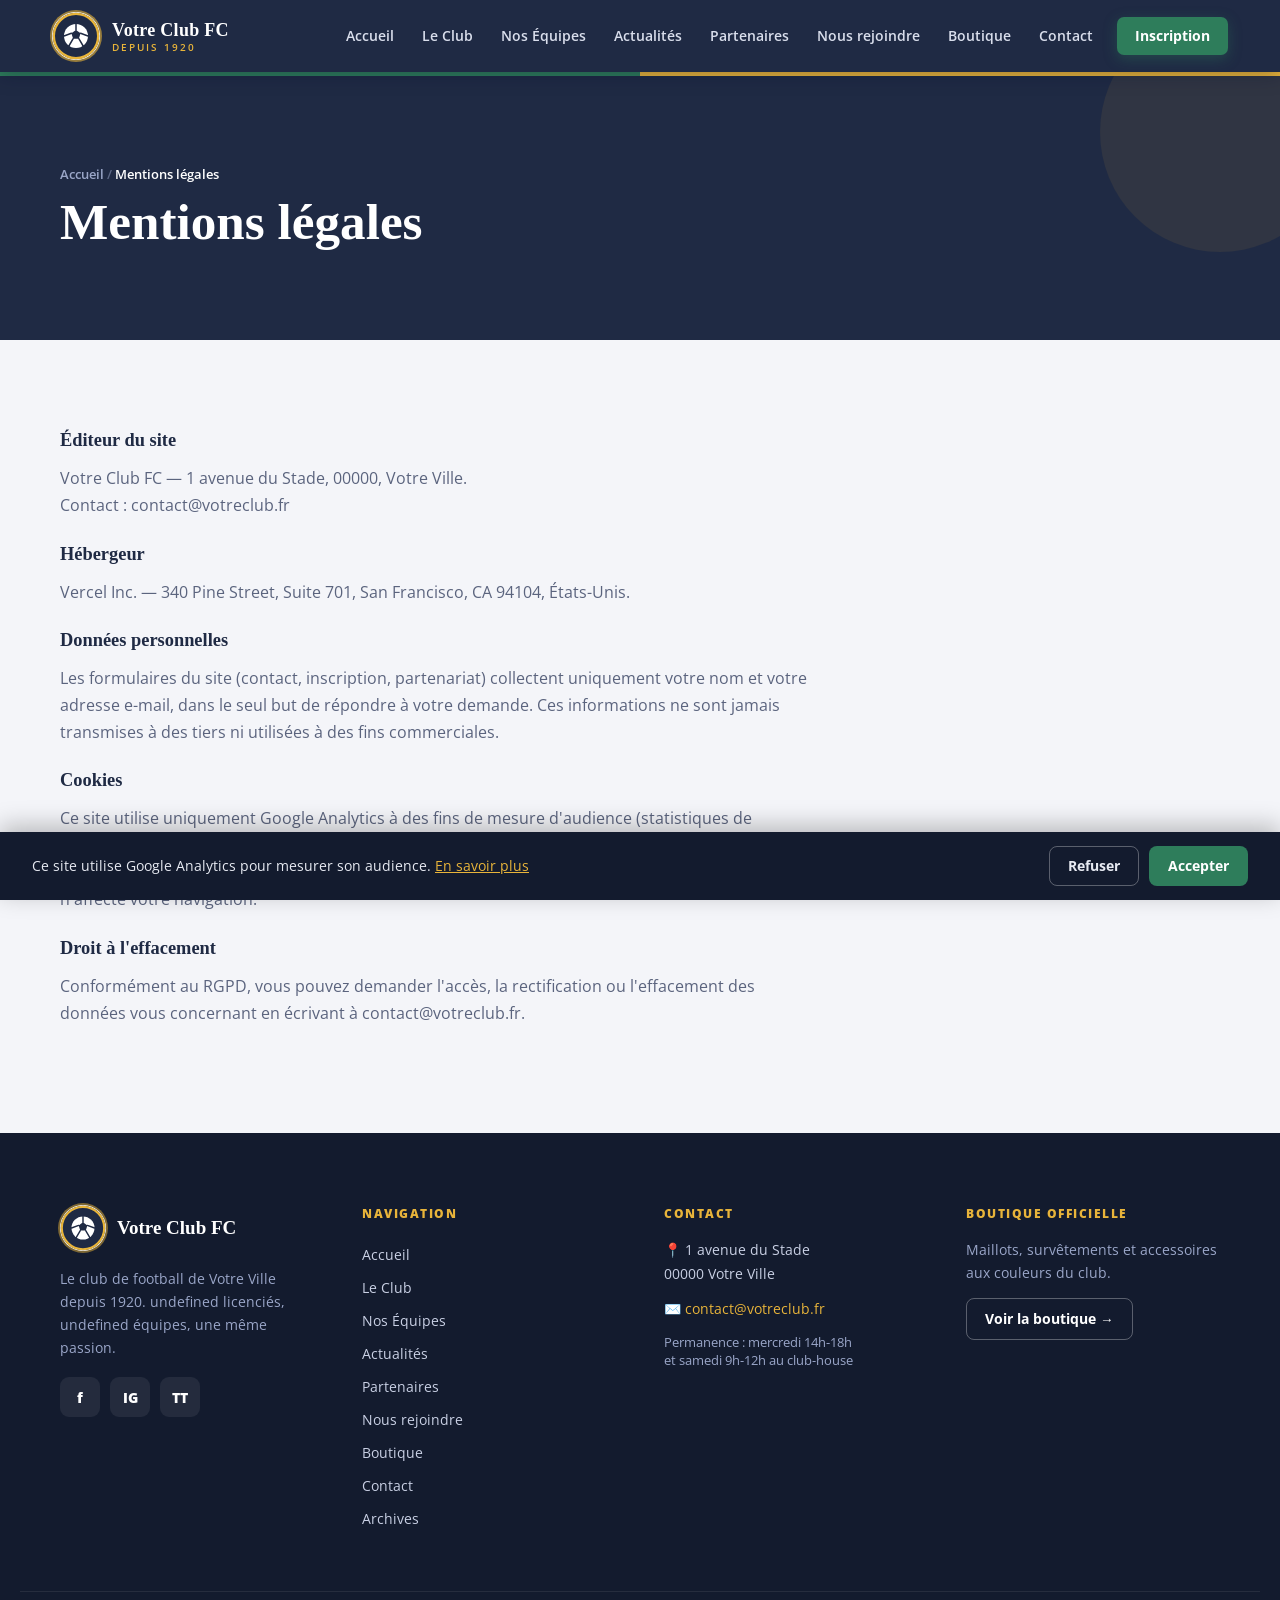
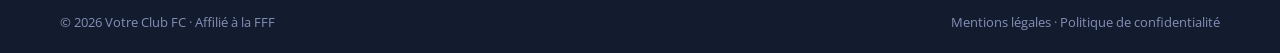
<file: mentions-legales.html>
<!DOCTYPE html>
<html lang="fr">
<head>
  <meta charset="utf-8">
  <meta name="viewport" content="width=device-width, initial-scale=1">
  <title>Mentions légales — Votre Club FC</title>
  <meta name="description" content="Mentions légales et politique de confidentialité du site du Votre Club FC.">
  <link rel="preconnect" href="https://fonts.googleapis.com">
  <link rel="preconnect" href="https://fonts.gstatic.com" crossorigin>
  <link href="https://fonts.googleapis.com/css2?family=Open+Sans:ital,wght@0,400;0,500;0,600;0,700;0,800;1,400&display=swap" rel="stylesheet">
  <link rel="stylesheet" href="css/style.css">
</head>
<body>

  <header class="site-header">
    <nav class="nav">
      <a href="index.html#accueil" class="nav__logo">
        <img src="images/logo.svg" data-config-src="logoUrl" alt="Logo du club" class="logo-img">
        <span class="logo-text">
          <span class="logo-name" data-config="clubName">Votre Club FC</span>
          <span class="logo-since" data-config="since">DEPUIS 1947</span>
        </span>
      </a>
      <div class="nav__links">
        <a href="index.html#accueil" class="nav__link">Accueil</a>
        <a href="club.html" class="nav__link">Le Club</a>
        <a href="equipes.html" class="nav__link">Nos Équipes</a>
        <a href="actualites.html" class="nav__link">Actualités</a>
        <a href="partenaires.html" class="nav__link">Partenaires</a>
        <a href="rejoindre.html" class="nav__link">Nous rejoindre</a>
        <a href="boutique.html" class="nav__link">Boutique</a>
        <a href="contact.html" class="nav__link">Contact</a>
        <a href="rejoindre.html" class="nav__cta">Inscription</a>
      </div>
      <button class="nav__burger" data-burger aria-label="Menu" aria-expanded="false" aria-controls="mobile-menu">
        <span><span></span><span></span><span></span></span>
      </button>
    </nav>
    <div class="mobile-menu" id="mobile-menu" data-mobile-menu>
      <a href="index.html#accueil" class="mobile-menu__link">Accueil</a>
      <a href="club.html" class="mobile-menu__link">Le Club</a>
      <a href="equipes.html" class="mobile-menu__link">Nos Équipes</a>
      <a href="actualites.html" class="mobile-menu__link">Actualités</a>
      <a href="partenaires.html" class="mobile-menu__link">Partenaires</a>
      <a href="rejoindre.html" class="mobile-menu__link">Nous rejoindre</a>
      <a href="boutique.html" class="mobile-menu__link">Boutique</a>
      <a href="contact.html" class="mobile-menu__link">Contact</a>
      <a href="rejoindre.html" class="mobile-menu__cta">S'inscrire au club</a>
    </div>
  </header>

  <section class="page-hero">
    <div class="page-hero__inner">
      <span class="breadcrumb"><a href="index.html">Accueil</a> <span class="sep">/</span> <span class="current">Mentions légales</span></span>
      <h1>Mentions légales</h1>
    </div>
  </section>

  <main class="section">
    <div class="article">
      <div class="article-body">
        <h3 class="weekend-subtitle">Éditeur du site</h3>
        <p><span data-config="clubName">Votre Club FC</span> — <span data-config="addressLine">1 avenue du Stade, 00000 Votre Ville</span>.<br>
        Contact : <a href="mailto:contact@votreclub.fr" data-config="email" data-config-href="emailHref">contact@votreclub.fr</a></p>

        <h3 class="weekend-subtitle" style="margin-top:24px;">Hébergeur</h3>
        <p>Vercel Inc. — 340 Pine Street, Suite 701, San Francisco, CA 94104, États-Unis.</p>

        <h3 class="weekend-subtitle" style="margin-top:24px;">Données personnelles</h3>
        <p>Les formulaires du site (contact, inscription, partenariat) collectent uniquement votre
        nom et votre adresse e-mail, dans le seul but de répondre à votre demande. Ces informations
        ne sont jamais transmises à des tiers ni utilisées à des fins commerciales.</p>

        <h3 class="weekend-subtitle" style="margin-top:24px;">Cookies</h3>
        <p>Ce site utilise uniquement Google Analytics à des fins de mesure d'audience (statistiques
        de fréquentation anonymisées). Ces cookies ne sont déposés qu'après votre consentement,
        via la bannière affichée lors de votre première visite. Vous pouvez refuser leur utilisation
        sans que cela n'affecte votre navigation.</p>

        <h3 class="weekend-subtitle" style="margin-top:24px;">Droit à l'effacement</h3>
        <p>Conformément au RGPD, vous pouvez demander l'accès, la rectification ou l'effacement des
        données vous concernant en écrivant à
        <a href="mailto:contact@votreclub.fr" data-config="email" data-config-href="emailHref">contact@votreclub.fr</a>.</p>
      </div>
    </div>
  </main>

  <footer class="site-footer">
    <div class="footer-grid">
      <div class="footer-club">
        <div class="footer-club__top">
          <img src="images/logo.svg" data-config-src="logoUrl" alt="Logo du club" class="footer-club__logo">
          <span class="footer-club__name" data-config="clubName">Votre Club FC</span>
        </div>
        <p class="footer-club__text" data-config="aboutText">Le club de football de Votre Ville depuis 1947. 524 licenciés, 31 équipes, une même passion.</p>
        <div class="social">
          <a href="#" data-config-href="social.facebook" aria-label="Facebook" class="social__link">f</a>
          <a href="#" data-config-href="social.instagram" aria-label="Instagram" class="social__link">IG</a>
          <a href="#" data-config-href="social.tiktok" aria-label="TikTok" class="social__link">TT</a>
        </div>
      </div>
      <div class="footer-col">
        <h4 class="footer-col__title">Navigation</h4>
        <a href="index.html#accueil" class="footer-link">Accueil</a>
        <a href="club.html" class="footer-link">Le Club</a>
        <a href="equipes.html" class="footer-link">Nos Équipes</a>
        <a href="actualites.html" class="footer-link">Actualités</a>
        <a href="partenaires.html" class="footer-link">Partenaires</a>
        <a href="rejoindre.html" class="footer-link">Nous rejoindre</a>
        <a href="boutique.html" class="footer-link">Boutique</a>
        <a href="contact.html" class="footer-link">Contact</a>
      </div>
      <div class="footer-col">
        <h4 class="footer-col__title">Contact</h4>
        <p class="footer-contact">📍 <span data-config-html="addressHtml">1 avenue du Stade<br>00000 Votre Ville</span></p>
        <p class="footer-contact" data-config-show="phone" hidden>📞 <a data-config="phone" data-config-href="telHref" href="#"></a></p>
        <p class="footer-contact" style="margin-top:12px;">✉️ <a href="mailto:contact@votreclub.fr" data-config="email" data-config-href="emailHref">contact@votreclub.fr</a></p>
        <p class="footer-contact--muted">Permanence : mercredi 14h-18h<br>et samedi 9h-12h au club-house</p>
      </div>
      <div class="footer-col footer-shop">
        <h4 class="footer-col__title">Boutique officielle</h4>
        <p>Maillots, survêtements et accessoires aux couleurs du club.</p>
        <a href="boutique.html" data-config-href="shopUrl" class="footer-shop__btn">Voir la boutique →</a>
      </div>
    </div>
    <div class="footer-bottom">
      <span>© 2026 <span data-config="clubName">Votre Club FC</span> · Affilié à la FFF</span>
      <span>Mentions légales · Politique de confidentialité</span>
    </div>
  </footer>

  <script src="js/config.js"></script>
  <script src="js/main.js"></script>
</body>
</html>
</file>
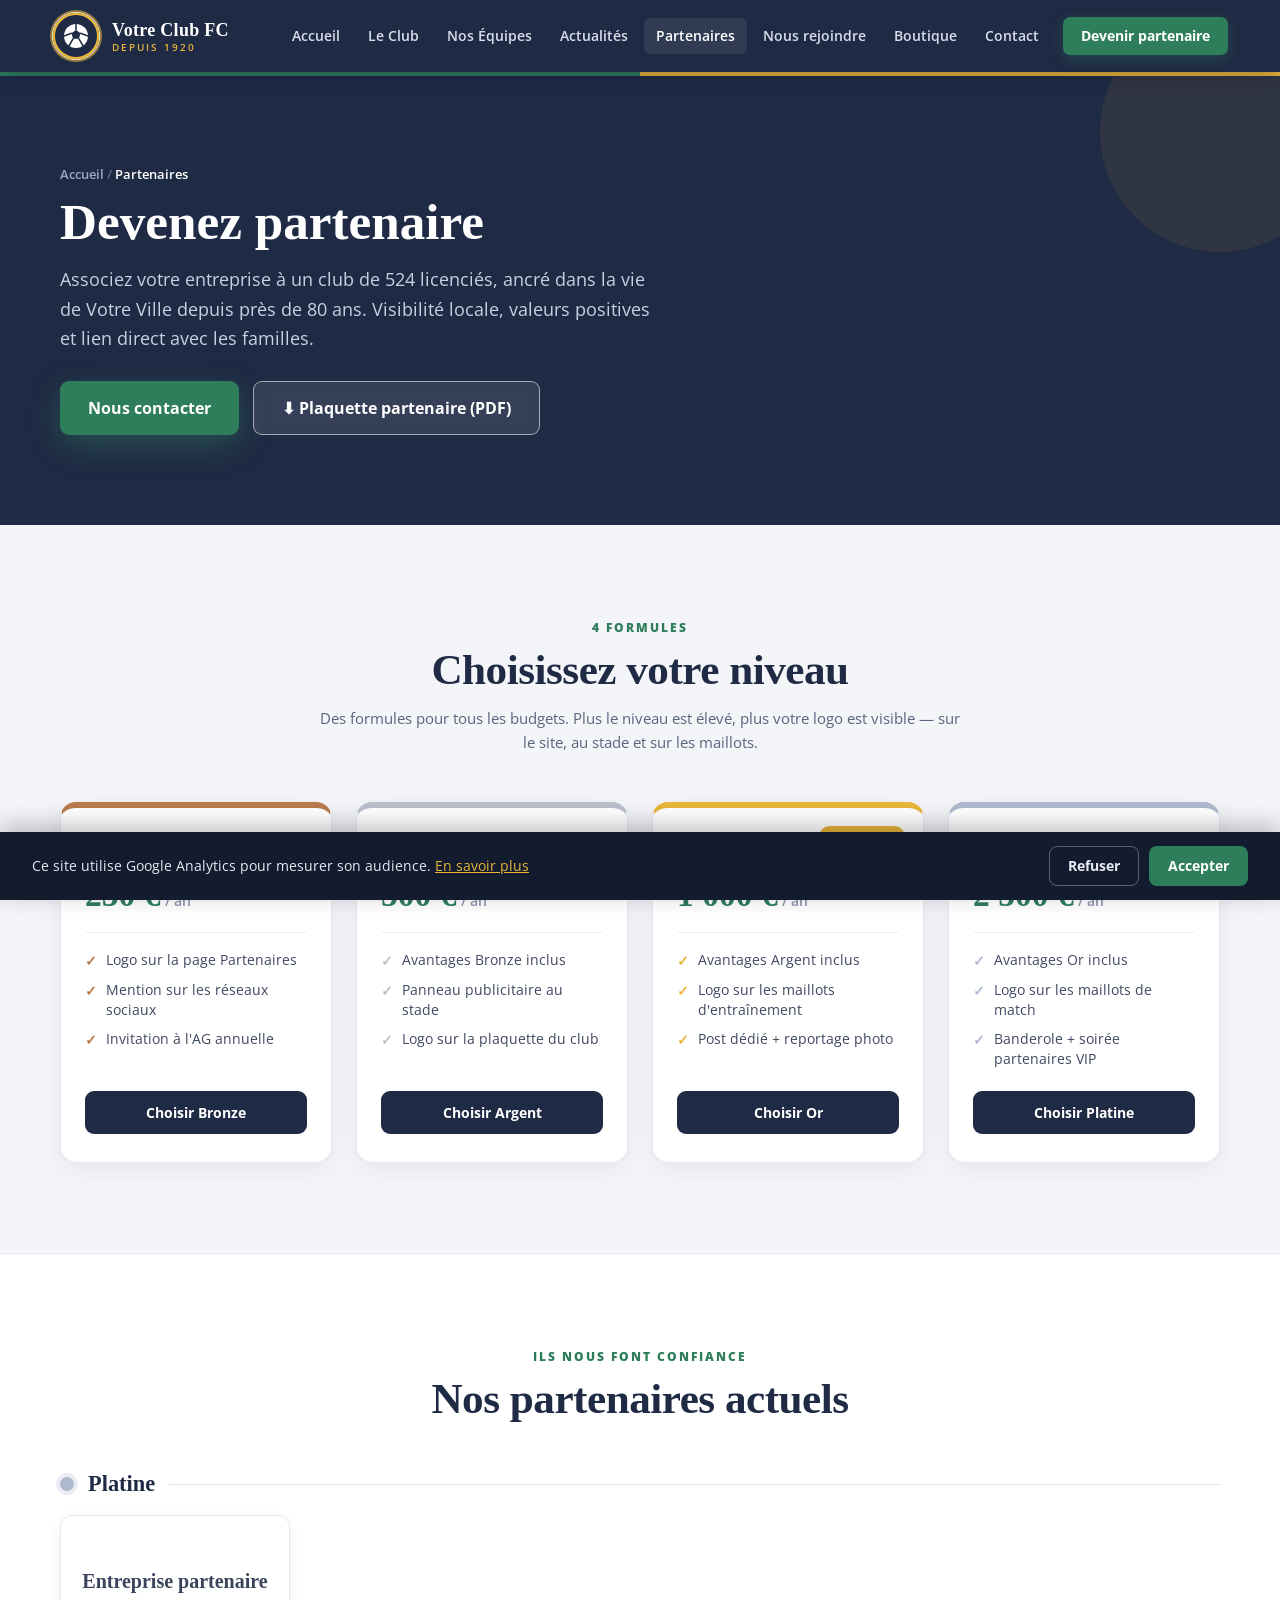
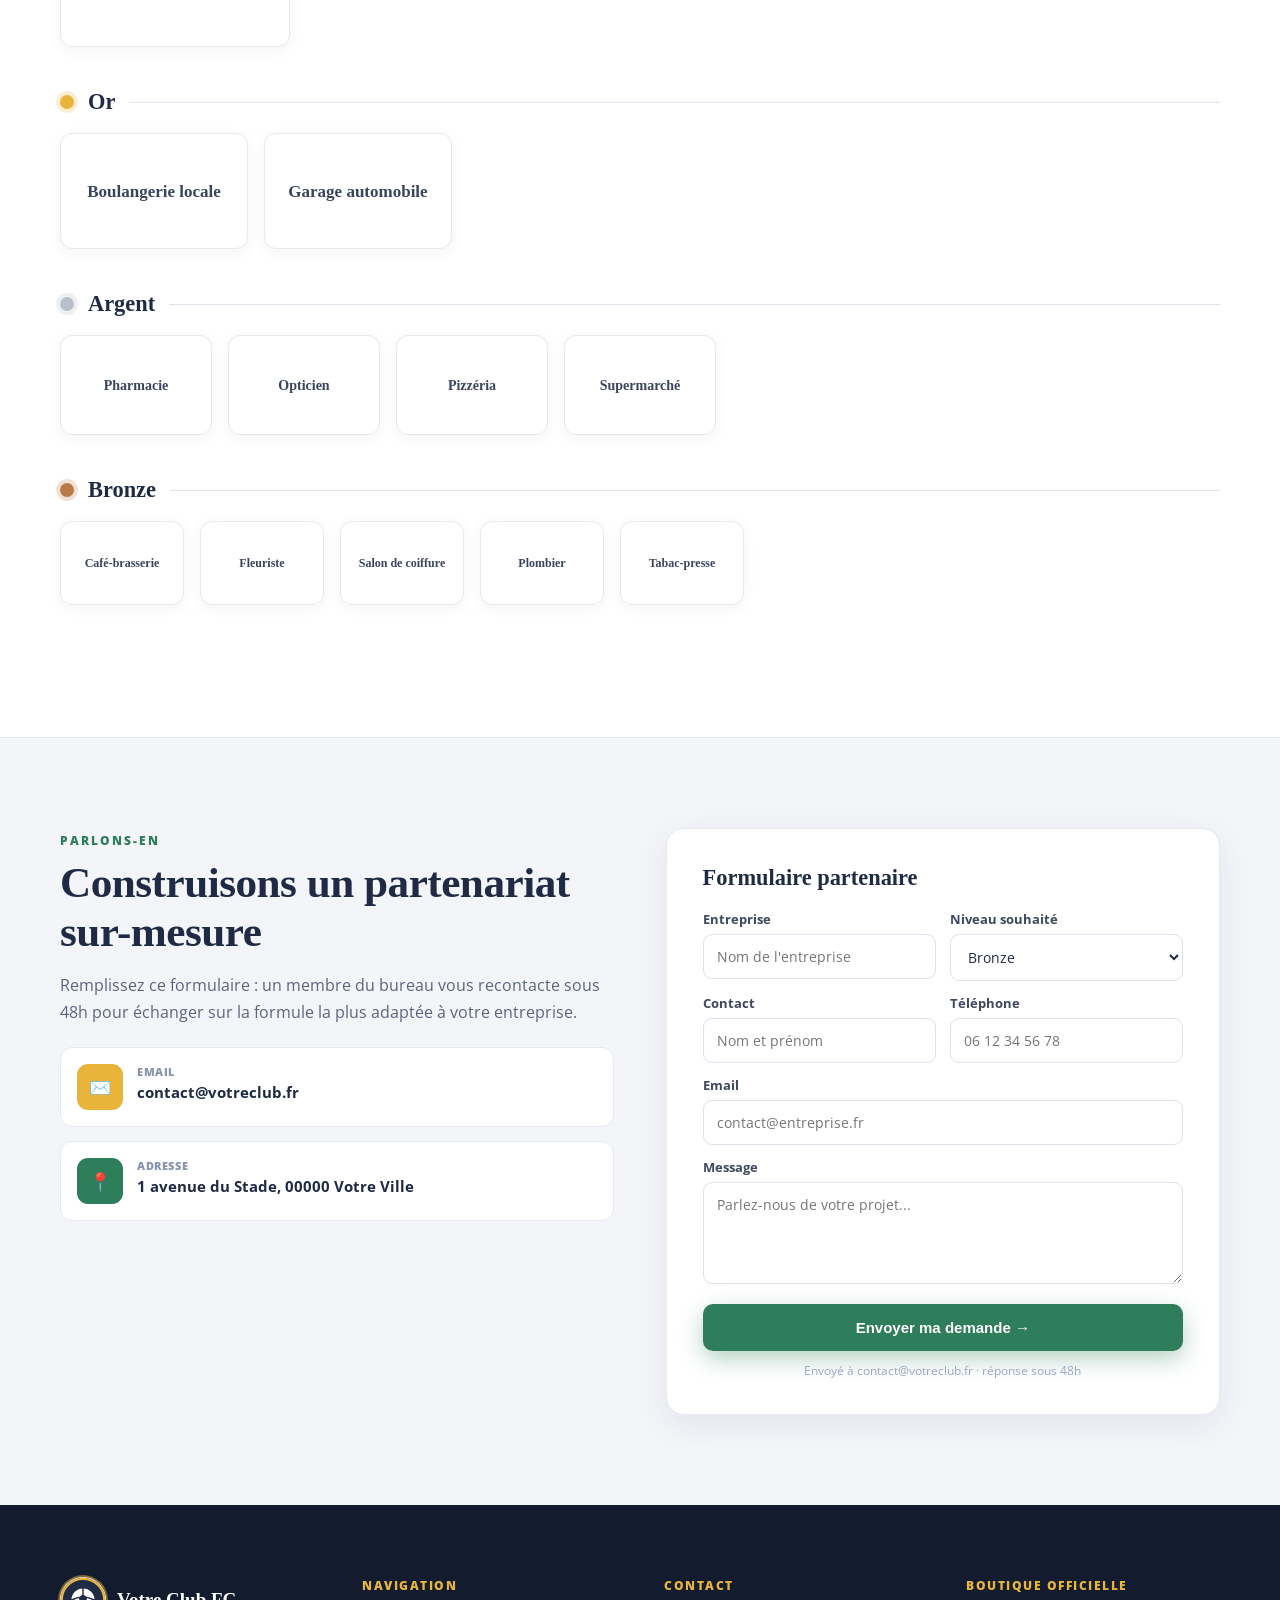
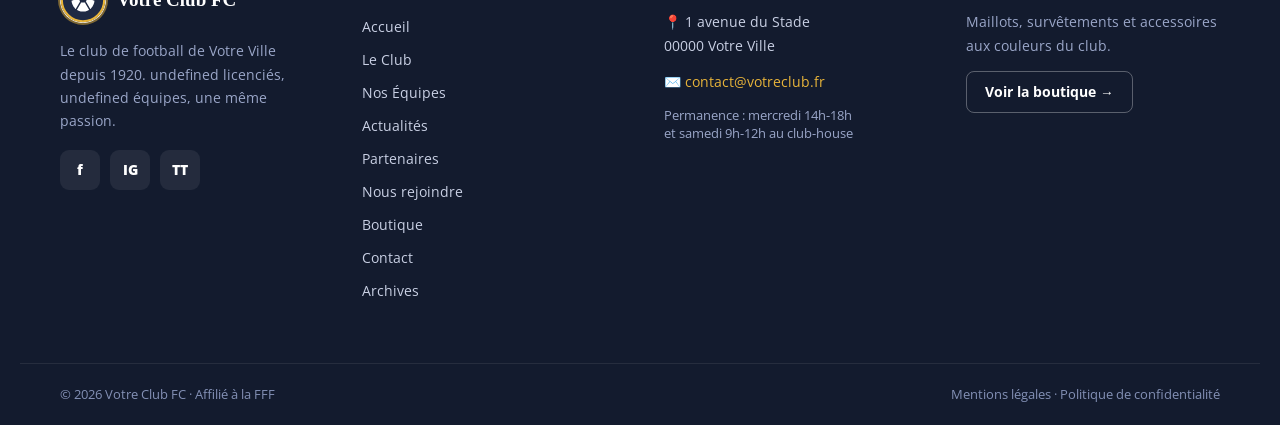
<file: partenaires.html>
<!DOCTYPE html>
<html lang="fr">
<head>
  <meta charset="utf-8">
  <meta name="viewport" content="width=device-width, initial-scale=1">
  <title>Partenaires — Votre Club FC</title>
  <meta name="description" content="Devenez partenaire du Votre Club FC : formules Bronze, Argent, Or et Platine, partenaires actuels et formulaire de contact.">
  <link rel="preconnect" href="https://fonts.googleapis.com">
  <link rel="preconnect" href="https://fonts.gstatic.com" crossorigin>
  <link href="https://fonts.googleapis.com/css2?family=Open+Sans:ital,wght@0,400;0,500;0,600;0,700;0,800;1,400&display=swap" rel="stylesheet">
  <link rel="stylesheet" href="css/style.css">
</head>
<body>

  <header class="site-header">
    <nav class="nav">
      <a href="index.html#accueil" class="nav__logo">
        <img src="images/logo.svg" data-config-src="logoUrl" alt="Logo du club" class="logo-img">
        <span class="logo-text">
          <span class="logo-name" data-config="clubName">Votre Club FC</span>
          <span class="logo-since" data-config="since">DEPUIS 1947</span>
        </span>
      </a>
      <div class="nav__links">
        <a href="index.html#accueil" class="nav__link">Accueil</a>
        <a href="club.html" class="nav__link">Le Club</a>
        <a href="equipes.html" class="nav__link">Nos Équipes</a>
        <a href="actualites.html" class="nav__link">Actualités</a>
        <a href="partenaires.html" class="nav__link is-active">Partenaires</a>
        <a href="rejoindre.html" class="nav__link">Nous rejoindre</a>
        <a href="boutique.html" class="nav__link">Boutique</a>
        <a href="contact.html" class="nav__link">Contact</a>
        <a href="#devenir" class="nav__cta">Devenir partenaire</a>
      </div>
      <button class="nav__burger" data-burger aria-label="Menu" aria-expanded="false" aria-controls="mobile-menu">
        <span><span></span><span></span><span></span></span>
      </button>
    </nav>
    <div class="mobile-menu" id="mobile-menu" data-mobile-menu>
      <a href="index.html#accueil" class="mobile-menu__link">Accueil</a>
      <a href="club.html" class="mobile-menu__link">Le Club</a>
      <a href="equipes.html" class="mobile-menu__link">Nos Équipes</a>
      <a href="actualites.html" class="mobile-menu__link">Actualités</a>
      <a href="partenaires.html" class="mobile-menu__link">Partenaires</a>
      <a href="rejoindre.html" class="mobile-menu__link">Nous rejoindre</a>
      <a href="boutique.html" class="mobile-menu__link">Boutique</a>
      <a href="contact.html" class="mobile-menu__link">Contact</a>
      <a href="#devenir" class="mobile-menu__cta">Devenir partenaire</a>
    </div>
  </header>

  <!-- ============ EN-TÊTE ============ -->
  <section class="page-hero">
    <div class="page-hero__inner">
      <span class="breadcrumb"><a href="index.html">Accueil</a> <span class="sep">/</span> <span class="current">Partenaires</span></span>
      <h1>Devenez partenaire</h1>
      <p>Associez votre entreprise à un club de 524 licenciés, ancré dans la vie de Votre Ville depuis près de 80 ans. Visibilité locale, valeurs positives et lien direct avec les familles.</p>
      <div class="page-hero__actions">
        <a href="#devenir" class="btn btn--primary">Nous contacter</a>
        <!-- Plaquette PDF : remplacez href par le fichier réel -->
        <a href="#" download class="btn btn--ghost">⬇ Plaquette partenaire (PDF)</a>
      </div>
    </div>
  </section>

  <!-- ============ NIVEAUX DE PARTENARIAT ============ -->
  <section class="section">
    <div class="section-center">
      <span class="eyebrow">4 FORMULES</span>
      <h2 class="section-title">Choisissez votre niveau</h2>
      <p>Des formules pour tous les budgets. Plus le niveau est élevé, plus votre logo est visible — sur le site, au stade et sur les maillots.</p>
    </div>
    <div class="packs-grid">
      <div class="pack-card" style="border-top-color:#B97A4A;">
        <span class="pack-name"><span class="pack-chip" style="background:#B97A4A;box-shadow:0 0 0 4px rgba(185,122,74,.22);"></span>Bronze</span>
        <div class="pack-price-row"><span class="pack-price">250 €</span><span class="pack-per"> / an</span></div>
        <div class="pack-div"></div>
        <div class="pack-perks">
          <span class="pack-perk"><span class="check" style="color:#B97A4A;">✓</span>Logo sur la page Partenaires</span>
          <span class="pack-perk"><span class="check" style="color:#B97A4A;">✓</span>Mention sur les réseaux sociaux</span>
          <span class="pack-perk"><span class="check" style="color:#B97A4A;">✓</span>Invitation à l'AG annuelle</span>
        </div>
        <a href="#devenir" class="pack-btn">Choisir Bronze</a>
      </div>
      <div class="pack-card" style="border-top-color:#B9C0CB;">
        <span class="pack-name"><span class="pack-chip" style="background:#B9C0CB;box-shadow:0 0 0 4px rgba(185,192,203,.3);"></span>Argent</span>
        <div class="pack-price-row"><span class="pack-price">500 €</span><span class="pack-per"> / an</span></div>
        <div class="pack-div"></div>
        <div class="pack-perks">
          <span class="pack-perk"><span class="check" style="color:#B9C0CB;">✓</span>Avantages Bronze inclus</span>
          <span class="pack-perk"><span class="check" style="color:#B9C0CB;">✓</span>Panneau publicitaire au stade</span>
          <span class="pack-perk"><span class="check" style="color:#B9C0CB;">✓</span>Logo sur la plaquette du club</span>
        </div>
        <a href="#devenir" class="pack-btn">Choisir Argent</a>
      </div>
      <div class="pack-card" style="border-top-color:var(--accent);">
        <span class="pack-badge" style="background:var(--accent);color:var(--primary);">POPULAIRE</span>
        <span class="pack-name"><span class="pack-chip" style="background:var(--accent);box-shadow:0 0 0 4px rgb(from var(--accent) r g b / .25);"></span>Or</span>
        <div class="pack-price-row"><span class="pack-price">1 000 €</span><span class="pack-per"> / an</span></div>
        <div class="pack-div"></div>
        <div class="pack-perks">
          <span class="pack-perk"><span class="check" style="color:var(--accent);">✓</span>Avantages Argent inclus</span>
          <span class="pack-perk"><span class="check" style="color:var(--accent);">✓</span>Logo sur les maillots d'entraînement</span>
          <span class="pack-perk"><span class="check" style="color:var(--accent);">✓</span>Post dédié + reportage photo</span>
        </div>
        <a href="#devenir" class="pack-btn">Choisir Or</a>
      </div>
      <div class="pack-card" style="border-top-color:#AEB9CE;">
        <span class="pack-name"><span class="pack-chip" style="background:#AEB9CE;box-shadow:0 0 0 4px rgba(174,185,206,.3);"></span>Platine</span>
        <div class="pack-price-row"><span class="pack-price">2 500 €</span><span class="pack-per"> / an</span></div>
        <div class="pack-div"></div>
        <div class="pack-perks">
          <span class="pack-perk"><span class="check" style="color:#AEB9CE;">✓</span>Avantages Or inclus</span>
          <span class="pack-perk"><span class="check" style="color:#AEB9CE;">✓</span>Logo sur les maillots de match</span>
          <span class="pack-perk"><span class="check" style="color:#AEB9CE;">✓</span>Banderole + soirée partenaires VIP</span>
        </div>
        <a href="#devenir" class="pack-btn">Choisir Platine</a>
      </div>
    </div>
  </section>

  <!-- ============ MUR DES PARTENAIRES ============ -->
  <section class="section--band">
    <div class="section">
      <div class="section-center">
        <span class="eyebrow">ILS NOUS FONT CONFIANCE</span>
        <h2 class="section-title">Nos partenaires actuels</h2>
      </div>

      <div class="tier">
        <div class="tier__head">
          <span class="tier__chip" style="background:#AEB9CE;box-shadow:0 0 0 4px rgba(174,185,206,.25);"></span>
          <span class="tier__name">Platine</span><span class="tier__line"></span>
        </div>
        <div class="tier__logos">
          <div class="partner-logo" style="width:230px;height:132px;"><span style="font-size:20px;">Entreprise partenaire</span></div>
        </div>
      </div>

      <div class="tier">
        <div class="tier__head">
          <span class="tier__chip" style="background:var(--accent);box-shadow:0 0 0 4px rgb(from var(--accent) r g b / .22);"></span>
          <span class="tier__name">Or</span><span class="tier__line"></span>
        </div>
        <div class="tier__logos">
          <div class="partner-logo" style="width:188px;height:116px;"><span style="font-size:17px;">Boulangerie locale</span></div>
          <div class="partner-logo" style="width:188px;height:116px;"><span style="font-size:17px;">Garage automobile</span></div>
        </div>
      </div>

      <div class="tier">
        <div class="tier__head">
          <span class="tier__chip" style="background:#B9C0CB;box-shadow:0 0 0 4px rgba(185,192,203,.25);"></span>
          <span class="tier__name">Argent</span><span class="tier__line"></span>
        </div>
        <div class="tier__logos">
          <div class="partner-logo" style="width:152px;height:100px;"><span style="font-size:14px;">Pharmacie</span></div>
          <div class="partner-logo" style="width:152px;height:100px;"><span style="font-size:14px;">Opticien</span></div>
          <div class="partner-logo" style="width:152px;height:100px;"><span style="font-size:14px;">Pizzéria</span></div>
          <div class="partner-logo" style="width:152px;height:100px;"><span style="font-size:14px;">Supermarché</span></div>
        </div>
      </div>

      <div class="tier">
        <div class="tier__head">
          <span class="tier__chip" style="background:#B97A4A;box-shadow:0 0 0 4px rgba(185,122,74,.22);"></span>
          <span class="tier__name">Bronze</span><span class="tier__line"></span>
        </div>
        <div class="tier__logos">
          <div class="partner-logo" style="width:124px;height:84px;"><span style="font-size:12px;">Café-brasserie</span></div>
          <div class="partner-logo" style="width:124px;height:84px;"><span style="font-size:12px;">Fleuriste</span></div>
          <div class="partner-logo" style="width:124px;height:84px;"><span style="font-size:12px;">Salon de coiffure</span></div>
          <div class="partner-logo" style="width:124px;height:84px;"><span style="font-size:12px;">Plombier</span></div>
          <div class="partner-logo" style="width:124px;height:84px;"><span style="font-size:12px;">Tabac-presse</span></div>
        </div>
      </div>
    </div>
  </section>

  <!-- ============ FORMULAIRE DEVENIR PARTENAIRE ============ -->
  <section id="devenir" class="section" style="scroll-margin-top:80px;">
    <div class="split-grid">
      <div>
        <span class="eyebrow">PARLONS-EN</span>
        <h2 class="section-title">Construisons un partenariat sur-mesure</h2>
        <p class="lead">Remplissez ce formulaire : un membre du bureau vous recontacte sous 48h pour échanger sur la formule la plus adaptée à votre entreprise.</p>
        <div class="info-list">
          <div class="info-item">
            <span class="info-item__icon" style="background:var(--accent);">✉️</span>
            <div><span class="info-item__label">EMAIL</span><a href="mailto:contact@votreclub.fr" class="info-item__value">contact@votreclub.fr</a></div>
          </div>
          <div class="info-item">
            <span class="info-item__icon" style="background:var(--secondary);">📍</span>
            <div><span class="info-item__label">ADRESSE</span><span class="info-item__value">1 avenue du Stade, 00000 Votre Ville</span></div>
          </div>
        </div>
      </div>

      <div class="form-card">
        <div class="form-success" data-form-success hidden>
          <span class="form-success__icon">✓</span>
          <h3>Demande envoyée !</h3>
          <p>Merci pour votre intérêt. Le bureau du Votre Club FC vous recontacte très vite.</p>
        </div>
        <!-- Pour un envoi réel : ajoutez action="https://formspree.io/f/VOTRE_ID" method="POST" et retirez data-demo-form -->
        <form data-demo-form>
          <h3>Formulaire partenaire</h3>
          <div class="form-row">
            <label class="field">Entreprise<input name="entreprise" required placeholder="Nom de l'entreprise"></label>
            <label class="field">Niveau souhaité
              <select name="niveau"><option>Bronze</option><option>Argent</option><option>Or</option><option>Platine</option><option>À définir ensemble</option></select>
            </label>
          </div>
          <div class="form-row">
            <label class="field">Contact<input name="contact" required placeholder="Nom et prénom"></label>
            <label class="field">Téléphone<input name="telephone" type="tel" placeholder="06 12 34 56 78"></label>
          </div>
          <label class="field block">Email<input name="email" type="email" required placeholder="contact@entreprise.fr"></label>
          <label class="field block">Message<textarea name="message" rows="4" placeholder="Parlez-nous de votre projet..."></textarea></label>
          <button type="submit" class="form-submit">Envoyer ma demande →</button>
          <p class="form-note">Envoyé à contact@votreclub.fr · réponse sous 48h</p>
        </form>
      </div>
    </div>
  </section>

  <footer class="site-footer">
    <div class="footer-grid">
      <div class="footer-club">
        <div class="footer-club__top">
          <img src="images/logo.svg" data-config-src="logoUrl" alt="Logo du club" class="footer-club__logo">
          <span class="footer-club__name" data-config="clubName">Votre Club FC</span>
        </div>
        <p class="footer-club__text" data-config="aboutText">Le club de football de Votre Ville depuis 1947. 524 licenciés, 31 équipes, une même passion.</p>
        <div class="social">
          <a href="#" data-config-href="social.facebook" aria-label="Facebook" class="social__link">f</a>
          <a href="#" data-config-href="social.instagram" aria-label="Instagram" class="social__link">IG</a>
          <a href="#" data-config-href="social.tiktok" aria-label="TikTok" class="social__link">TT</a>
        </div>
      </div>
      <div class="footer-col">
        <h4 class="footer-col__title">Navigation</h4>
        <a href="index.html#accueil" class="footer-link">Accueil</a>
        <a href="club.html" class="footer-link">Le Club</a>
        <a href="equipes.html" class="footer-link">Nos Équipes</a>
        <a href="actualites.html" class="footer-link">Actualités</a>
        <a href="partenaires.html" class="footer-link">Partenaires</a>
        <a href="rejoindre.html" class="footer-link">Nous rejoindre</a>
        <a href="boutique.html" class="footer-link">Boutique</a>
        <a href="contact.html" class="footer-link">Contact</a>
      </div>
      <div class="footer-col">
        <h4 class="footer-col__title">Contact</h4>
        <p class="footer-contact">📍 <span data-config-html="addressHtml">1 avenue du Stade<br>00000 Votre Ville</span></p>
        <p class="footer-contact" data-config-show="phone" hidden>📞 <a data-config="phone" data-config-href="telHref" href="#"></a></p>
        <p class="footer-contact" style="margin-top:12px;">✉️ <a href="mailto:contact@votreclub.fr" data-config="email" data-config-href="emailHref">contact@votreclub.fr</a></p>
        <p class="footer-contact--muted">Permanence : mercredi 14h-18h<br>et samedi 9h-12h au club-house</p>
      </div>
      <div class="footer-col footer-shop">
        <h4 class="footer-col__title">Boutique officielle</h4>
        <p>Maillots, survêtements et accessoires aux couleurs du club.</p>
        <a href="boutique.html" data-config-href="shopUrl" class="footer-shop__btn">Voir la boutique →</a>
      </div>
    </div>
    <div class="footer-bottom">
      <span>© 2026 Votre Club FC · Affilié à la FFF</span>
      <span>Mentions légales · Politique de confidentialité</span>
    </div>
  </footer>

  <script src="js/config.js"></script>
  <script src="js/main.js"></script>
</body>
</html>
</file>
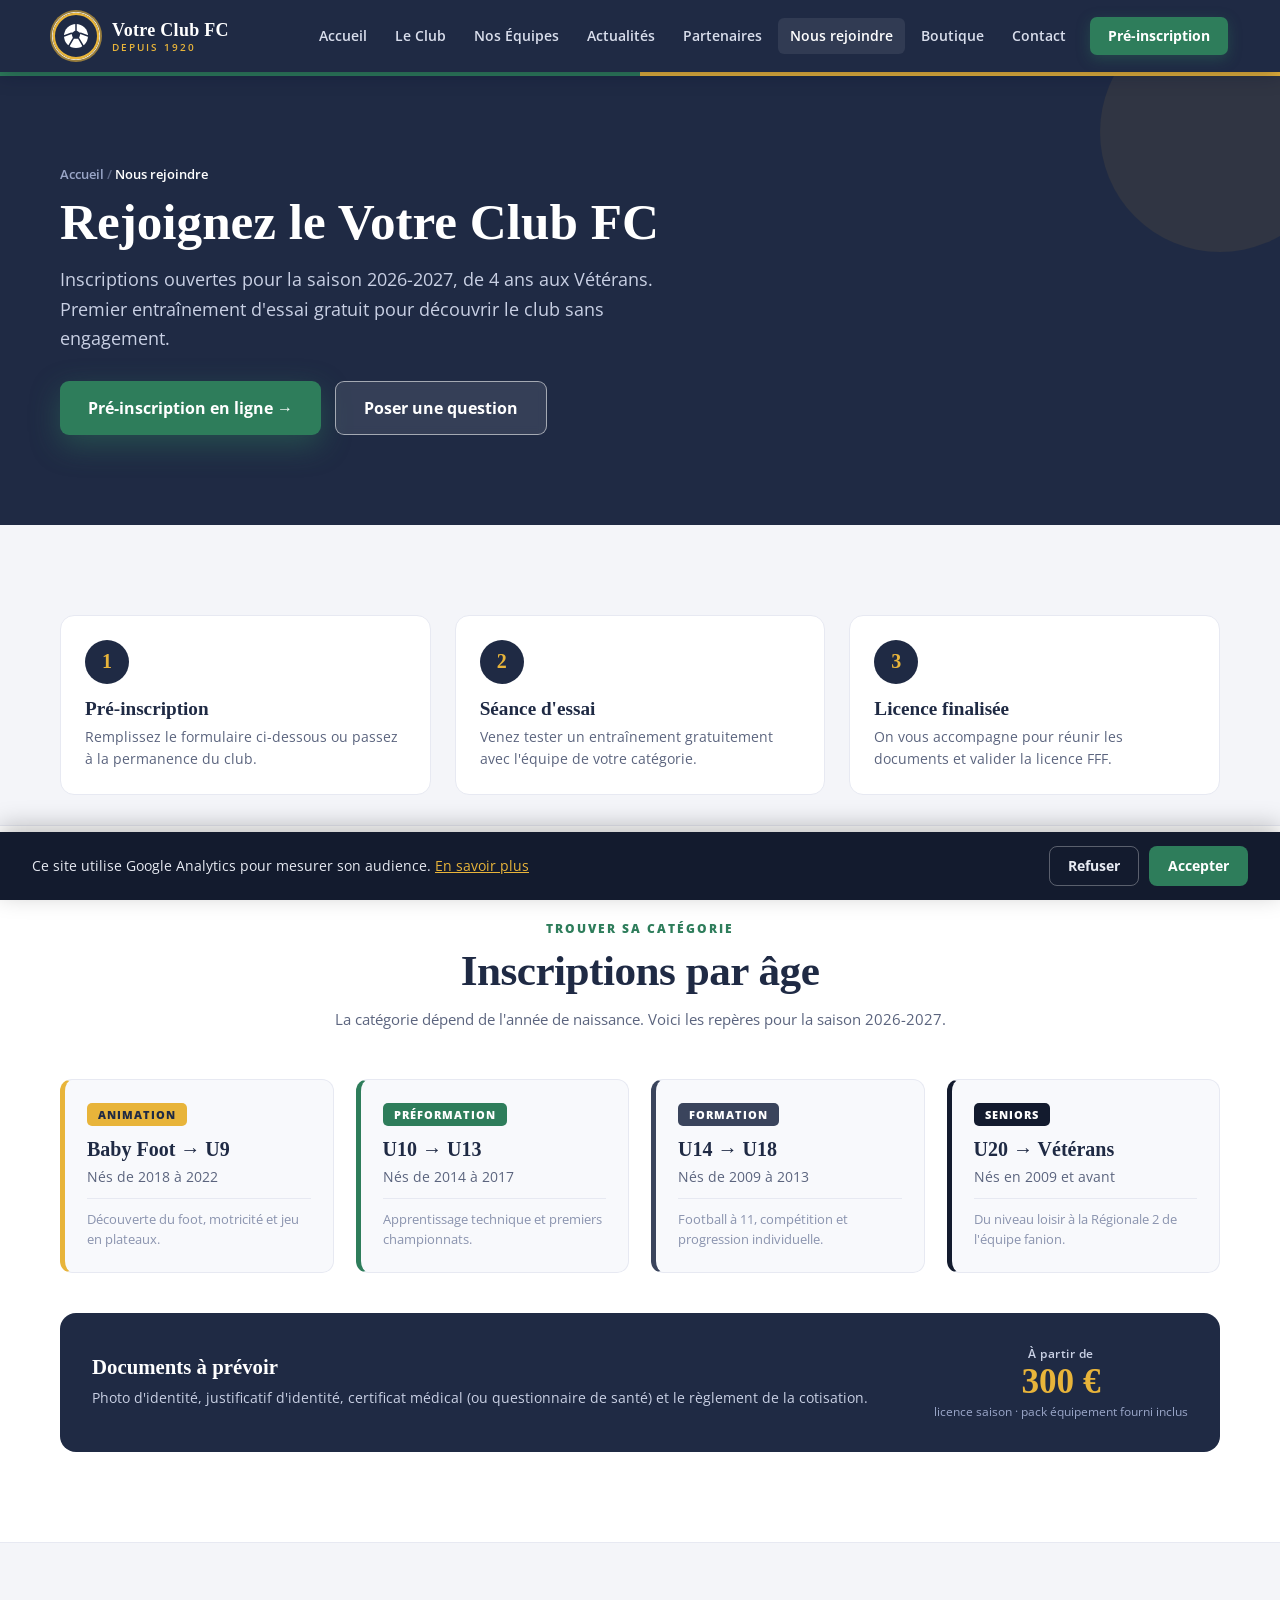
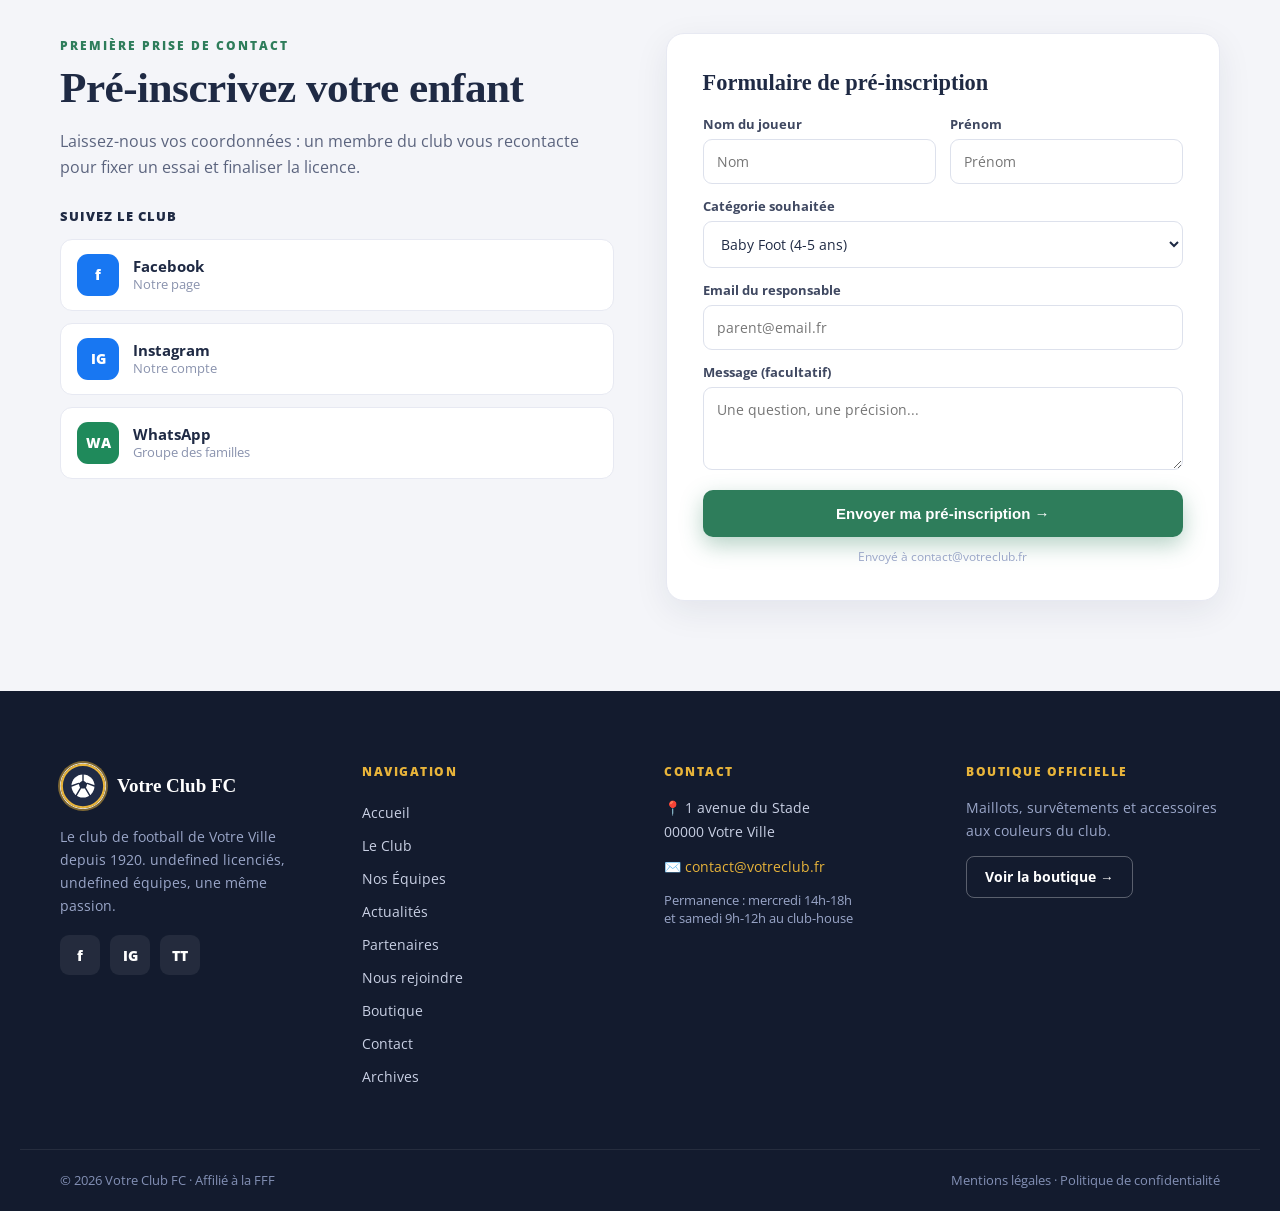
<file: rejoindre.html>
<!DOCTYPE html>
<html lang="fr">
<head>
  <meta charset="utf-8">
  <meta name="viewport" content="width=device-width, initial-scale=1">
  <title>Nous rejoindre — Votre Club FC</title>
  <meta name="description" content="Inscriptions 2026-2027 au Votre Club FC : étapes, catégories par âge, documents, et formulaire de pré-inscription en ligne.">
  <link rel="preconnect" href="https://fonts.googleapis.com">
  <link rel="preconnect" href="https://fonts.gstatic.com" crossorigin>
  <link href="https://fonts.googleapis.com/css2?family=Open+Sans:ital,wght@0,400;0,500;0,600;0,700;0,800;1,400&display=swap" rel="stylesheet">
  <link rel="stylesheet" href="css/style.css">
</head>
<body>

  <header class="site-header">
    <nav class="nav">
      <a href="index.html#accueil" class="nav__logo">
        <img src="images/logo.svg" data-config-src="logoUrl" alt="Logo du club" class="logo-img">
        <span class="logo-text">
          <span class="logo-name" data-config="clubName">Votre Club FC</span>
          <span class="logo-since" data-config="since">DEPUIS 1947</span>
        </span>
      </a>
      <div class="nav__links">
        <a href="index.html#accueil" class="nav__link">Accueil</a>
        <a href="club.html" class="nav__link">Le Club</a>
        <a href="equipes.html" class="nav__link">Nos Équipes</a>
        <a href="actualites.html" class="nav__link">Actualités</a>
        <a href="partenaires.html" class="nav__link">Partenaires</a>
        <a href="rejoindre.html" class="nav__link is-active">Nous rejoindre</a>
        <a href="boutique.html" class="nav__link">Boutique</a>
        <a href="contact.html" class="nav__link">Contact</a>
        <a href="#preinscription" class="nav__cta">Pré-inscription</a>
      </div>
      <button class="nav__burger" data-burger aria-label="Menu" aria-expanded="false" aria-controls="mobile-menu">
        <span><span></span><span></span><span></span></span>
      </button>
    </nav>
    <div class="mobile-menu" id="mobile-menu" data-mobile-menu>
      <a href="index.html#accueil" class="mobile-menu__link">Accueil</a>
      <a href="club.html" class="mobile-menu__link">Le Club</a>
      <a href="equipes.html" class="mobile-menu__link">Nos Équipes</a>
      <a href="actualites.html" class="mobile-menu__link">Actualités</a>
      <a href="partenaires.html" class="mobile-menu__link">Partenaires</a>
      <a href="rejoindre.html" class="mobile-menu__link">Nous rejoindre</a>
      <a href="boutique.html" class="mobile-menu__link">Boutique</a>
      <a href="contact.html" class="mobile-menu__link">Contact</a>
      <a href="#preinscription" class="mobile-menu__cta">Pré-inscription</a>
    </div>
  </header>

  <!-- ============ EN-TÊTE ============ -->
  <section class="page-hero">
    <div class="page-hero__inner">
      <span class="breadcrumb"><a href="index.html">Accueil</a> <span class="sep">/</span> <span class="current">Nous rejoindre</span></span>
      <h1>Rejoignez le Votre Club FC</h1>
      <p>Inscriptions ouvertes pour la saison 2026-2027, de 4 ans aux Vétérans. Premier entraînement d'essai gratuit pour découvrir le club sans engagement.</p>
      <div class="page-hero__actions">
        <a href="#preinscription" class="btn btn--primary">Pré-inscription en ligne →</a>
        <a href="contact.html" class="btn btn--ghost">Poser une question</a>
      </div>
    </div>
  </section>

  <!-- ============ ÉTAPES ============ -->
  <section class="section" style="padding-bottom:clamp(20px,3vw,30px);">
    <div class="steps-grid">
      <div class="step-card">
        <span class="step-num">1</span>
        <h3>Pré-inscription</h3>
        <p>Remplissez le formulaire ci-dessous ou passez à la permanence du club.</p>
      </div>
      <div class="step-card">
        <span class="step-num">2</span>
        <h3>Séance d'essai</h3>
        <p>Venez tester un entraînement gratuitement avec l'équipe de votre catégorie.</p>
      </div>
      <div class="step-card">
        <span class="step-num">3</span>
        <h3>Licence finalisée</h3>
        <p>On vous accompagne pour réunir les documents et valider la licence FFF.</p>
      </div>
    </div>
  </section>

  <!-- ============ INSCRIPTIONS PAR ÂGE ============ -->
  <section class="section--band">
    <div class="section">
      <div class="section-center">
        <span class="eyebrow">TROUVER SA CATÉGORIE</span>
        <h2 class="section-title">Inscriptions par âge</h2>
        <p>La catégorie dépend de l'année de naissance. Voici les repères pour la saison 2026-2027.</p>
      </div>
      <div class="cats-grid">
        <div class="cat-card" style="border-left-color:var(--accent);">
          <span class="cat-pole" style="background:var(--accent);color:var(--primary);">ANIMATION</span>
          <h3 class="cat-range">Baby Foot → U9</h3>
          <p class="cat-born">Nés de 2018 à 2022</p>
          <p class="cat-note">Découverte du foot, motricité et jeu en plateaux.</p>
        </div>
        <div class="cat-card" style="border-left-color:var(--secondary);">
          <span class="cat-pole" style="background:var(--secondary);color:#fff;">PRÉFORMATION</span>
          <h3 class="cat-range">U10 → U13</h3>
          <p class="cat-born">Nés de 2014 à 2017</p>
          <p class="cat-note">Apprentissage technique et premiers championnats.</p>
        </div>
        <div class="cat-card" style="border-left-color:var(--navy-text);">
          <span class="cat-pole" style="background:var(--navy-text);color:#fff;">FORMATION</span>
          <h3 class="cat-range">U14 → U18</h3>
          <p class="cat-born">Nés de 2009 à 2013</p>
          <p class="cat-note">Football à 11, compétition et progression individuelle.</p>
        </div>
        <div class="cat-card" style="border-left-color:var(--navy-dark);">
          <span class="cat-pole" style="background:var(--navy-dark);color:#fff;">SENIORS</span>
          <h3 class="cat-range">U20 → Vétérans</h3>
          <p class="cat-born">Nés en 2009 et avant</p>
          <p class="cat-note">Du niveau loisir à la Régionale 2 de l'équipe fanion.</p>
        </div>
      </div>
      <div class="docs-band">
        <div class="docs-band__txt">
          <h3>Documents à prévoir</h3>
          <p>Photo d'identité, justificatif d'identité, certificat médical (ou questionnaire de santé) et le règlement de la cotisation.</p>
        </div>
        <div class="docs-band__price">
          <span class="from">À partir de</span>
          <span class="amount">300 €</span>
          <span class="note">licence saison · pack équipement fourni inclus</span>
        </div>
      </div>
    </div>
  </section>

  <!-- ============ FORMULAIRE PRÉ-INSCRIPTION ============ -->
  <section id="preinscription" class="section" style="scroll-margin-top:80px;">
    <div class="split-grid">
      <div>
        <span class="eyebrow">PREMIÈRE PRISE DE CONTACT</span>
        <h2 class="section-title">Pré-inscrivez votre enfant</h2>
        <p class="lead">Laissez-nous vos coordonnées : un membre du club vous recontacte pour fixer un essai et finaliser la licence.</p>
        <h3 class="subhead">SUIVEZ LE CLUB</h3>
        <div class="socials-list">
          <a href="#" data-config-href="social.facebook" target="_blank" rel="noopener" class="social-row">
            <span class="social-row__icon" style="background:#1877F2;">f</span>
            <div><span class="social-row__name">Facebook</span><span class="social-row__handle">Notre page</span></div>
          </a>
          <a href="#" data-config-href="social.instagram" target="_blank" rel="noopener" class="social-row">
            <span class="social-row__icon" style="background:#1877F2;">IG</span>
            <div><span class="social-row__name">Instagram</span><span class="social-row__handle">Notre compte</span></div>
          </a>
          <a href="#" target="_blank" rel="noopener" class="social-row">
            <span class="social-row__icon" style="background:#1F8A5B;">WA</span>
            <div><span class="social-row__name">WhatsApp</span><span class="social-row__handle">Groupe des familles</span></div>
          </a>
        </div>
      </div>

      <div class="form-card">
        <div class="form-success" data-form-success hidden>
          <span class="form-success__icon">✓</span>
          <h3>Pré-inscription envoyée !</h3>
          <p>Merci ! Le club vous recontacte rapidement pour organiser un essai.</p>
        </div>
        <!-- Pour un envoi réel : ajoutez action="https://formspree.io/f/VOTRE_ID" method="POST" et retirez data-demo-form -->
        <form data-demo-form>
          <h3>Formulaire de pré-inscription</h3>
          <div class="form-row">
            <label class="field">Nom du joueur<input name="nom" required placeholder="Nom"></label>
            <label class="field">Prénom<input name="prenom" required placeholder="Prénom"></label>
          </div>
          <label class="field block">Catégorie souhaitée
            <select name="categorie">
              <option>Baby Foot (4-5 ans)</option>
              <option>Animation — U6 à U9</option>
              <option>Préformation — U10 à U13</option>
              <option>Formation — U14 à U18</option>
              <option>Seniors / U20</option>
              <option>Vétérans</option>
              <option>Je ne sais pas encore</option>
            </select>
          </label>
          <label class="field block">Email du responsable<input name="email" type="email" required placeholder="parent@email.fr"></label>
          <label class="field block">Message (facultatif)<textarea name="message" rows="3" placeholder="Une question, une précision..."></textarea></label>
          <button type="submit" class="form-submit">Envoyer ma pré-inscription →</button>
          <p class="form-note">Envoyé à contact@votreclub.fr</p>
        </form>
      </div>
    </div>
  </section>

  <footer class="site-footer">
    <div class="footer-grid">
      <div class="footer-club">
        <div class="footer-club__top">
          <img src="images/logo.svg" data-config-src="logoUrl" alt="Logo du club" class="footer-club__logo">
          <span class="footer-club__name" data-config="clubName">Votre Club FC</span>
        </div>
        <p class="footer-club__text" data-config="aboutText">Le club de football de Votre Ville depuis 1947. 524 licenciés, 31 équipes, une même passion.</p>
        <div class="social">
          <a href="#" data-config-href="social.facebook" aria-label="Facebook" class="social__link">f</a>
          <a href="#" data-config-href="social.instagram" aria-label="Instagram" class="social__link">IG</a>
          <a href="#" data-config-href="social.tiktok" aria-label="TikTok" class="social__link">TT</a>
        </div>
      </div>
      <div class="footer-col">
        <h4 class="footer-col__title">Navigation</h4>
        <a href="index.html#accueil" class="footer-link">Accueil</a>
        <a href="club.html" class="footer-link">Le Club</a>
        <a href="equipes.html" class="footer-link">Nos Équipes</a>
        <a href="actualites.html" class="footer-link">Actualités</a>
        <a href="partenaires.html" class="footer-link">Partenaires</a>
        <a href="rejoindre.html" class="footer-link">Nous rejoindre</a>
        <a href="boutique.html" class="footer-link">Boutique</a>
        <a href="contact.html" class="footer-link">Contact</a>
      </div>
      <div class="footer-col">
        <h4 class="footer-col__title">Contact</h4>
        <p class="footer-contact">📍 <span data-config-html="addressHtml">1 avenue du Stade<br>00000 Votre Ville</span></p>
        <p class="footer-contact" data-config-show="phone" hidden>📞 <a data-config="phone" data-config-href="telHref" href="#"></a></p>
        <p class="footer-contact" style="margin-top:12px;">✉️ <a href="mailto:contact@votreclub.fr" data-config="email" data-config-href="emailHref">contact@votreclub.fr</a></p>
        <p class="footer-contact--muted">Permanence : mercredi 14h-18h<br>et samedi 9h-12h au club-house</p>
      </div>
      <div class="footer-col footer-shop">
        <h4 class="footer-col__title">Boutique officielle</h4>
        <p>Maillots, survêtements et accessoires aux couleurs du club.</p>
        <a href="boutique.html" data-config-href="shopUrl" class="footer-shop__btn">Voir la boutique →</a>
      </div>
    </div>
    <div class="footer-bottom">
      <span>© 2026 Votre Club FC · Affilié à la FFF</span>
      <span>Mentions légales · Politique de confidentialité</span>
    </div>
  </footer>

  <script src="js/config.js"></script>
  <script src="js/main.js"></script>
</body>
</html>
</file>
<file: css/style.css>
/* ===================================================================
   PARAY FC — Feuille de styles globale
   Couleurs club : navy #13224F · rouge #C0192C · or #F2B705
   =================================================================== */

:root {
  /* Couleurs pilotées par js/config.js (CONFIG.colors).
     Modifiez-les dans config.js, pas ici. */
  --primary:     #13224F;
  --secondary:   #C0192C;
  --accent:      #F2B705;

  --navy:        var(--primary);
  /* Nuances dérivées du primary : suivent automatiquement la couleur du club */
  --navy-dark:   color-mix(in oklab, var(--primary), #000 22%);
  --navy-text:   color-mix(in oklab, var(--primary), #fff 14%);
  --bg:          #F4F5F9;
  --red:         var(--secondary);
  --gold:        var(--accent);
  --white:       #ffffff;
  --grey-text:   #5B647E;
  --grey-soft:   #9AA6C8;
  --border:      #E7E9F2;
  --maxw:        1240px;
}

/* ---------- Reset ---------- */
* { box-sizing: border-box; margin: 0; padding: 0; }
html { scroll-behavior: smooth; }
body {
  font-family: 'Open Sans', -apple-system, BlinkMacSystemFont, 'Segoe UI', sans-serif;
  background: var(--bg);
  color: var(--navy-text);
  -webkit-font-smoothing: antialiased;
  overflow-x: hidden;
}
a { text-decoration: none; color: inherit; }
img { display: block; max-width: 100%; }
::selection { background: var(--gold); color: var(--navy-text); }

@keyframes pvfc-pulse { 0%,100%{ opacity:1; } 50%{ opacity:.45; } }

/* ---------- Utilitaires ---------- */
.container { max-width: var(--maxw); margin: 0 auto; }
.serif { font-family: Cambria, Georgia, serif; }

.eyebrow {
  font-size: 12px; font-weight: 800; letter-spacing: 2px; color: var(--red);
  text-transform: uppercase;
}
.section-title {
  font-family: Cambria, Georgia, serif; font-weight: 700;
  font-size: clamp(1.8rem, 4.5vw, 2.7rem); color: var(--navy);
  margin-top: 8px; letter-spacing: -.5px;
}

/* Emplacements d'images (remplacent les anciens <image-slot>) */
.img-placeholder {
  position: absolute; inset: 0; width: 100%; height: 100%;
  background:
    linear-gradient(135deg, rgb(from var(--primary) r g b / .12), rgb(from var(--primary) r g b / .04)),
    repeating-linear-gradient(45deg, #e9ecf5 0 12px, #eef1f8 12px 24px);
  display: flex; align-items: center; justify-content: center; text-align: center;
  color: #8A93AE; font-size: 12px; font-weight: 600; padding: 12px;
}
.img-placeholder img { width: 100%; height: 100%; object-fit: cover; }

/* ===================================================================
   BOUTONS
   =================================================================== */
.btn {
  display: inline-flex; align-items: center; gap: 9px;
  font-size: 16px; font-weight: 700; padding: 15px 28px;
  border-radius: 9px; border: none; cursor: pointer; transition: all .15s;
}
.btn--primary { background: var(--red); color: var(--white); box-shadow: 0 10px 30px rgb(from var(--secondary) r g b / .45); }
.btn--primary:hover { transform: translateY(-2px); }
.btn--ghost {
  background: rgba(255,255,255,.1); backdrop-filter: blur(4px);
  border: 1.5px solid rgba(255,255,255,.55); color: var(--white);
}
.btn--ghost:hover { background: rgba(255,255,255,.2); }
.btn--navy { background: var(--navy); color: var(--white); }

/* ===================================================================
   NAVIGATION
   =================================================================== */
.site-header {
  position: sticky; top: 0; z-index: 100;
  background: var(--navy); box-shadow: 0 2px 18px rgba(8,15,40,.35);
}
.nav {
  max-width: var(--maxw); margin: 0 auto;
  display: flex; align-items: center; justify-content: space-between;
  padding: 0 clamp(16px, 4vw, 32px); height: 72px;
}
.nav__logo { display: flex; align-items: center; gap: 12px; }
.logo-img {
  width: 48px; height: 48px; border-radius: 50%; flex: none;
  background: var(--white); object-fit: cover;
  box-shadow: 0 0 0 2px rgb(from var(--accent) r g b / .6);
}
.logo-text { display: flex; flex-direction: column; line-height: 1; flex: none; }
.logo-name {
  font-family: Cambria, Georgia, serif; font-weight: 700; font-size: 18px;
  color: var(--white); letter-spacing: .3px; white-space: nowrap;
}
.logo-since {
  font-size: 10px; color: var(--gold); font-weight: 600; letter-spacing: 2px;
  margin-top: 3px; white-space: nowrap;
}

.nav__links { display: flex; align-items: center; gap: 4px; }
.nav__link {
  font-size: 13.5px; font-weight: 600; color: #D9DEEC;
  padding: 9px 12px; border-radius: 6px; transition: all .15s;
}
.nav__link:hover, .nav__link.is-active { color: var(--white); background: rgba(255,255,255,.08); }
.nav__cta {
  margin-left: 8px; background: var(--red); color: var(--white);
  font-size: 13.5px; font-weight: 700; padding: 10px 18px; border-radius: 7px;
  box-shadow: 0 4px 14px rgb(from var(--secondary) r g b / .35); transition: background .15s;
}
.nav__cta:hover { background: #a81423; }

/* Bouton hamburger */
.nav__burger {
  background: none; border: none; cursor: pointer;
  width: 42px; height: 42px; display: none; place-items: center;
}
.nav__burger span { display: flex; flex-direction: column; gap: 5px; }
.nav__burger span span {
  display: block; width: 24px; height: 2.5px; background: var(--white); border-radius: 2px;
}

/* Menu mobile déroulant */
.mobile-menu {
  background: var(--navy-dark); border-top: 1px solid rgba(255,255,255,.08);
  padding: 8px 16px 18px; display: none;
}
.mobile-menu.is-open { display: block; }
.mobile-menu__link {
  display: block; font-size: 15px; font-weight: 600; color: #E4E8F2;
  padding: 13px 8px; border-bottom: 1px solid rgba(255,255,255,.06);
}
.mobile-menu__cta {
  display: block; text-align: center; margin-top: 14px;
  background: var(--red); color: var(--white); font-size: 15px; font-weight: 700;
  padding: 14px; border-radius: 8px;
}

/* Bascule responsive */
@media (max-width: 767px) {
  .nav__links { display: none; }
  .nav__burger { display: grid; }
}

/* ===================================================================
   HERO
   =================================================================== */
.hero {
  position: relative; min-height: clamp(520px, 82vh, 760px);
  display: flex; align-items: flex-end; overflow: hidden;
}
.hero__overlay {
  position: absolute; inset: 0;
  background: linear-gradient(180deg, rgb(from var(--primary) r g b / .55) 0%, rgb(from var(--primary) r g b / .45) 35%, rgb(from var(--navy-dark) r g b / .92) 100%);
}
.hero__stripe {
  position: absolute; top: 0; left: 0; right: 0; height: 4px; z-index: 2;
  background: linear-gradient(90deg, var(--red) 0%, var(--red) 50%, var(--gold) 50%, var(--gold) 100%);
}
.hero__content {
  position: relative; z-index: 3; width: 100%; max-width: var(--maxw);
  margin: 0 auto; padding: 0 clamp(20px, 5vw, 40px) clamp(40px, 7vw, 72px);
}
.badge {
  display: inline-flex; align-items: center; gap: 8px;
  background: rgb(from var(--accent) r g b / .16); border: 1px solid rgb(from var(--accent) r g b / .5);
  color: var(--gold); font-size: 12px; font-weight: 700; letter-spacing: 1.5px;
  padding: 7px 14px; border-radius: 30px;
}
.hero__title {
  font-family: Cambria, Georgia, serif; font-weight: 700; color: var(--white);
  font-size: clamp(2.3rem, 6.5vw, 4.6rem); line-height: 1.04; letter-spacing: -1px;
  margin: 18px 0 0; max-width: 14ch; text-shadow: 0 2px 30px rgba(0,0,0,.4);
}
.hero__text {
  color: #D9DEEC; font-size: clamp(1rem, 2.2vw, 1.3rem); font-weight: 400;
  line-height: 1.55; margin: 18px 0 0; max-width: 48ch;
}
.hero__actions { display: flex; flex-wrap: wrap; gap: 14px; margin-top: 30px; }

/* ===================================================================
   BANDEAU PROCHAIN MATCH
   =================================================================== */
.match-banner { background: var(--red); color: var(--white); }
.match-banner__inner {
  max-width: var(--maxw); margin: 0 auto;
  padding: clamp(16px, 3vw, 22px) clamp(20px, 5vw, 40px);
  display: flex; flex-wrap: wrap; align-items: center; gap: clamp(14px, 4vw, 40px);
}
.match-label { display: flex; align-items: center; gap: 10px; flex: none; font-weight: 800; font-size: 12px; letter-spacing: 2px; }
.pulse-dot { width: 9px; height: 9px; border-radius: 50%; background: var(--gold); animation: pvfc-pulse 1.6s ease-in-out infinite; }
.match-info { display: flex; flex-wrap: wrap; align-items: center; gap: clamp(12px, 3vw, 34px); flex: 1; min-width: 220px; }
.match-meta { font-size: 11px; font-weight: 600; color: #F6C9CF; letter-spacing: .5px; }
.match-teams { font-family: Cambria, Georgia, serif; font-size: clamp(1.05rem, 2.6vw, 1.5rem); font-weight: 700; margin-top: 3px; }
.match-teams .vs { color: var(--gold); }
.match-place { font-size: 12.5px; font-weight: 500; color: #F6C9CF; display: flex; align-items: center; gap: 6px; }
.match-cta {
  flex: none; background: var(--white); color: var(--red);
  font-size: 13px; font-weight: 800; padding: 11px 20px; border-radius: 8px; transition: transform .15s;
}
.match-cta:hover { transform: translateY(-2px); }

/* ===================================================================
   STATISTIQUES
   =================================================================== */
.stats { background: var(--navy); }
.stats__grid {
  max-width: var(--maxw); margin: 0 auto;
  padding: clamp(32px, 5vw, 52px) clamp(20px, 5vw, 40px);
  display: grid; grid-template-columns: repeat(auto-fit, minmax(150px, 1fr));
  gap: clamp(20px, 4vw, 40px); text-align: center;
}
.stat { display: flex; flex-direction: column; align-items: center; }
.stat__value { font-family: Cambria, Georgia, serif; font-weight: 700; font-size: clamp(2.4rem, 5.5vw, 3.4rem); color: var(--gold); line-height: 1; }
.stat__label { font-size: 13px; font-weight: 600; color: var(--white); margin-top: 10px; text-transform: uppercase; letter-spacing: 1px; }
.stat__sub { font-size: 12px; color: var(--grey-soft); margin-top: 4px; }

/* ===================================================================
   SECTIONS GÉNÉRIQUES
   =================================================================== */
.section { max-width: var(--maxw); margin: 0 auto; padding: clamp(56px, 8vw, 90px) clamp(20px, 5vw, 40px); }
.section--band { background: var(--white); border-top: 1px solid var(--border); border-bottom: 1px solid var(--border); }
.section-head {
  display: flex; flex-wrap: wrap; align-items: flex-end; justify-content: space-between;
  gap: 16px; margin-bottom: clamp(28px, 4vw, 44px);
}
.section-center { text-align: center; max-width: 640px; margin: 0 auto clamp(32px, 4vw, 48px); }
.section-center p { font-size: 15px; color: var(--grey-text); line-height: 1.6; margin-top: 12px; }
.link-more { font-size: 14px; font-weight: 700; color: var(--navy-text); border-bottom: 2px solid var(--gold); padding-bottom: 3px; }

/* ---------- Actualités ---------- */
.news-grid { display: grid; grid-template-columns: repeat(auto-fit, minmax(290px, 1fr)); gap: clamp(20px, 3vw, 30px); }
.news-card {
  display: flex; flex-direction: column; background: var(--white);
  border-radius: 14px; overflow: hidden; box-shadow: 0 6px 24px rgb(from var(--primary) r g b / .08);
  border: 1px solid var(--border); transition: transform .18s, box-shadow .18s;
}
.news-card:hover { transform: translateY(-5px); box-shadow: 0 16px 40px rgb(from var(--primary) r g b / .16); }
.news-card__media { position: relative; height: 190px; }
.news-card__cat {
  position: absolute; top: 12px; left: 12px; z-index: 2; color: var(--white);
  font-size: 11px; font-weight: 800; letter-spacing: .8px; padding: 6px 11px; border-radius: 6px;
}
.news-card__body { padding: 20px 22px 24px; display: flex; flex-direction: column; flex: 1; }
.news-card__date { font-size: 12px; font-weight: 600; color: #8A93AE; }
.news-card__title { font-family: Cambria, Georgia, serif; font-weight: 700; font-size: 1.22rem; color: var(--navy); line-height: 1.3; margin: 8px 0 0; }
.news-card__excerpt { font-size: 14px; color: var(--grey-text); line-height: 1.6; margin-top: 10px; flex: 1; }
.news-card__more { font-size: 13px; font-weight: 700; color: var(--red); margin-top: 16px; }

/* ---------- Équipes par pôle ---------- */
.poles-grid { display: grid; grid-template-columns: repeat(auto-fit, minmax(240px, 1fr)); gap: clamp(18px, 3vw, 26px); }
.pole-card {
  display: flex; flex-direction: column; background: #F8F9FC;
  border-radius: 14px; overflow: hidden; border: 1px solid var(--border);
  border-top: 5px solid var(--navy); transition: transform .18s, box-shadow .18s;
}
.pole-card:hover { transform: translateY(-5px); box-shadow: 0 16px 40px rgb(from var(--primary) r g b / .12); }
.pole-card__media { position: relative; height: 150px; }
.pole-card__body { padding: 18px 20px 22px; }
.pole-range { display: inline-block; font-size: 11px; font-weight: 800; letter-spacing: 1px; color: var(--white); padding: 4px 10px; border-radius: 5px; }
.pole-name { font-family: Cambria, Georgia, serif; font-weight: 700; font-size: 1.3rem; color: var(--navy); margin-top: 12px; }
.pole-teams { font-size: 13.5px; color: var(--grey-text); line-height: 1.55; margin-top: 6px; }

/* ---------- Partenaires ---------- */
.tier { margin-bottom: clamp(26px, 4vw, 42px); }
.tier__head { display: flex; align-items: center; gap: 14px; margin-bottom: 18px; }
.tier__chip { width: 14px; height: 14px; border-radius: 50%; flex: none; }
.tier__name { font-family: Cambria, Georgia, serif; font-weight: 700; font-size: clamp(1.1rem, 2.5vw, 1.4rem); color: var(--navy); }
.tier__line { flex: 1; height: 1px; background: #E0E3EE; }
.tier__logos { display: flex; flex-wrap: wrap; gap: 16px; align-items: stretch; }
.partner-logo {
  display: flex; align-items: center; justify-content: center; text-align: center;
  padding: 16px; background: var(--white); border: 1px solid var(--border);
  border-radius: 12px; box-shadow: 0 3px 14px rgb(from var(--primary) r g b / .05);
}
.partner-logo span { font-family: Cambria, Georgia, serif; font-weight: 700; color: var(--navy-text); line-height: 1.25; }

/* ===================================================================
   DOUBLE CALL-TO-ACTION
   =================================================================== */
.cta-section { background: #F8F9FC; border-top: 1px solid var(--border); }
.cta-grid {
  max-width: var(--maxw); margin: 0 auto;
  padding: clamp(48px, 7vw, 80px) clamp(20px, 5vw, 40px);
  display: grid; grid-template-columns: repeat(auto-fit, minmax(300px, 1fr)); gap: clamp(20px, 3vw, 28px);
}
.cta-card { position: relative; overflow: hidden; border-radius: 18px; padding: clamp(30px, 4vw, 44px); }
.cta-card--join { background: var(--navy); color: var(--white); }
.cta-card--partner { background: var(--white); border: 1px solid var(--border); }
.cta-card__deco { position: absolute; top: -40px; right: -40px; width: 160px; height: 160px; border-radius: 50%; }
.cta-card__deco--gold { background: rgb(from var(--accent) r g b / .12); }
.cta-card__deco--red { background: rgb(from var(--secondary) r g b / .07); }
.cta-card h3 { font-family: Cambria, Georgia, serif; font-weight: 700; font-size: clamp(1.5rem, 3.5vw, 2rem); margin-top: 10px; line-height: 1.15; }
.cta-card--partner h3 { color: var(--navy); }
.cta-card p { font-size: 15px; line-height: 1.6; margin-top: 12px; max-width: 38ch; }
.cta-card--join p { color: #C9D0E4; }
.cta-card--partner p { color: var(--grey-text); }
.cta-card .eyebrow--gold { color: var(--gold); }
.cta-card__btn { display: inline-flex; margin-top: 22px; color: var(--white); font-size: 15px; font-weight: 700; padding: 14px 26px; border-radius: 9px; }
.cta-card__btn--red { background: var(--red); box-shadow: 0 8px 24px rgb(from var(--secondary) r g b / .4); }
.cta-card__btn--navy { background: var(--navy); }

/* ===================================================================
   FOOTER
   =================================================================== */
.site-footer { background: var(--navy-dark); color: #C9D0E4; }
.footer-grid {
  max-width: var(--maxw); margin: 0 auto;
  padding: clamp(48px, 6vw, 72px) clamp(20px, 5vw, 40px) 0;
  display: grid; grid-template-columns: repeat(auto-fit, minmax(200px, 1fr)); gap: clamp(28px, 4vw, 48px);
}
.footer-club__top { display: flex; align-items: center; gap: 11px; }
.footer-club__logo { width: 46px; height: 46px; border-radius: 50%; background: var(--white); object-fit: cover; box-shadow: 0 0 0 2px rgb(from var(--accent) r g b / .5); }
.footer-club__name { font-family: Cambria, Georgia, serif; font-weight: 700; font-size: 19px; color: var(--white); }
.footer-club__text { font-size: 14px; line-height: 1.65; margin-top: 16px; max-width: 30ch; color: var(--grey-soft); }
.social { display: flex; gap: 10px; margin-top: 18px; }
.social__link { display: grid; place-items: center; width: 40px; height: 40px; border-radius: 9px; background: rgba(255,255,255,.07); font-weight: 800; font-size: 14px; color: var(--white); transition: background .15s; }
.social__link:hover { background: var(--red); }
.footer-col__title { font-size: 12px; font-weight: 800; letter-spacing: 1.5px; color: var(--gold); text-transform: uppercase; margin-bottom: 16px; }
.footer-link { display: block; font-size: 14px; color: #C9D0E4; padding: 7px 0; transition: color .15s; }
.footer-link:hover { color: var(--white); }
.footer-contact { font-size: 14px; line-height: 1.7; color: #C9D0E4; }
.footer-contact a { color: var(--gold); }
.footer-contact a:hover { text-decoration: underline; }
.footer-contact--muted { font-size: 13px; color: var(--grey-soft); margin-top: 12px; }
.footer-shop p { font-size: 14px; line-height: 1.65; color: var(--grey-soft); }
.footer-shop__btn { display: inline-flex; margin-top: 14px; border: 1.5px solid rgba(255,255,255,.3); color: var(--white); font-size: 13.5px; font-weight: 700; padding: 11px 18px; border-radius: 8px; transition: all .15s; }
.footer-shop__btn:hover { border-color: var(--gold); color: var(--gold); }
.footer-bottom {
  max-width: var(--maxw); margin: clamp(36px, 5vw, 56px) auto 0;
  padding: 22px clamp(20px, 5vw, 40px); border-top: 1px solid rgba(255,255,255,.08);
  display: flex; flex-wrap: wrap; gap: 10px; justify-content: space-between; align-items: center;
}
.footer-bottom span { font-size: 12.5px; color: #8390B5; }

/* ===================================================================
   PAGES INTERNES (gabarit « en construction »)
   =================================================================== */
.page-hero { background: var(--navy); color: var(--white); }
.page-hero__inner {
  max-width: var(--maxw); margin: 0 auto;
  padding: clamp(48px, 8vw, 90px) clamp(20px, 5vw, 40px);
}
.page-hero h1 { font-family: Cambria, Georgia, serif; font-weight: 700; font-size: clamp(2rem, 5vw, 3.2rem); margin-top: 10px; line-height: 1.1; }
.page-hero p { color: #C9D0E4; font-size: clamp(1rem, 2vw, 1.15rem); line-height: 1.6; margin-top: 14px; max-width: 60ch; }
.page-hero .eyebrow { color: var(--gold); }
.page-body { max-width: var(--maxw); margin: 0 auto; padding: clamp(48px, 7vw, 80px) clamp(20px, 5vw, 40px); }
.soon-card {
  background: var(--white); border: 1px solid var(--border); border-radius: 16px;
  padding: clamp(28px, 5vw, 48px); text-align: center; box-shadow: 0 6px 24px rgb(from var(--primary) r g b / .08);
}
.soon-card h2 { font-family: Cambria, Georgia, serif; font-weight: 700; font-size: clamp(1.4rem, 3vw, 2rem); color: var(--navy); }
.soon-card p { font-size: 15px; color: var(--grey-text); line-height: 1.6; margin-top: 12px; max-width: 50ch; margin-left: auto; margin-right: auto; }
.soon-card .btn { margin-top: 24px; }

/* ===================================================================
   PAGES INTERNES — Hero enrichi (filet or + fil d'Ariane)
   =================================================================== */
.page-hero { position: relative; overflow: hidden; }
.page-hero::before {
  content: ""; position: absolute; top: 0; left: 0; right: 0; height: 4px;
  background: linear-gradient(90deg, var(--red) 0%, var(--red) 50%, var(--gold) 50%, var(--gold) 100%);
}
.page-hero::after {
  content: ""; position: absolute; top: -60px; right: -60px;
  width: 240px; height: 240px; border-radius: 50%; background: rgb(from var(--accent) r g b / .08);
}
.page-hero__inner { position: relative; z-index: 2; }
.breadcrumb { font-size: 13px; color: var(--grey-soft); font-weight: 600; }
.breadcrumb a { color: var(--grey-soft); }
.breadcrumb a:hover { color: var(--gold); }
.breadcrumb .sep { opacity: .5; }
.breadcrumb .current { color: #fff; }
.page-hero__anchors { display: flex; flex-wrap: wrap; gap: 10px; margin-top: 26px; }

/* Pastilles d'ancrage (page Équipes) */
.anchor-pill {
  display: inline-flex; align-items: center; gap: 8px;
  background: rgba(255,255,255,.07); border: 1px solid rgba(255,255,255,.14);
  color: #fff; font-size: 13px; font-weight: 700; padding: 9px 16px;
  border-radius: 30px; transition: background .15s;
}
.anchor-pill:hover { background: rgba(255,255,255,.16); }
.anchor-pill .dot { width: 9px; height: 9px; border-radius: 50%; flex: none; }

/* Titre de section centré sur fond foncé */
.section-center--dark .section-title { color: #fff; }
.section-center--dark p { color: #C9D0E4; }
.section-center--dark .eyebrow { color: var(--gold); }

/* ===================================================================
   PAGE LE CLUB
   =================================================================== */
.club-grid { display: grid; grid-template-columns: repeat(auto-fit, minmax(300px, 1fr)); gap: clamp(32px, 5vw, 60px); align-items: start; }
.club-intro p { font-size: 15.5px; color: var(--grey-text); line-height: 1.7; margin-top: 16px; }
.club-photo { position: relative; margin-top: 24px; border-radius: 16px; overflow: hidden; aspect-ratio: 4/3; border: 1px solid var(--border); box-shadow: 0 8px 30px rgb(from var(--primary) r g b / .1); }

.timeline { padding-top: 6px; }
.timeline__item { position: relative; padding-left: 30px; padding-bottom: 26px; border-left: 2px solid #E0E3EE; margin-left: 7px; }
.timeline__dot { position: absolute; left: -9px; top: 1px; width: 16px; height: 16px; border-radius: 50%; border: 3px solid var(--bg); }
.timeline__year { font-family: Cambria, Georgia, serif; font-weight: 700; font-size: 1.35rem; line-height: 1; }
.timeline__title { font-size: 15px; font-weight: 700; color: var(--navy); margin-top: 6px; }
.timeline__text { font-size: 13.5px; color: var(--grey-text); line-height: 1.6; margin-top: 4px; }

.values-grid { display: grid; grid-template-columns: repeat(auto-fit, minmax(230px, 1fr)); gap: clamp(18px, 2.5vw, 26px); }
.value-card { background: #F8F9FC; border: 1px solid var(--border); border-radius: 14px; padding: 26px 24px; }
.value-num { display: grid; place-items: center; width: 46px; height: 46px; border-radius: 12px; font-family: Cambria, Georgia, serif; font-weight: 700; font-size: 20px; }
.value-card h3 { font-family: Cambria, Georgia, serif; font-weight: 700; font-size: 1.25rem; color: var(--navy); margin-top: 16px; }
.value-card p { font-size: 14px; color: var(--grey-text); line-height: 1.6; margin-top: 8px; }

.palmares-grid { display: grid; grid-template-columns: repeat(auto-fit, minmax(290px, 1fr)); gap: clamp(28px, 4vw, 56px); align-items: start; }
.palmares-intro p { font-size: 15.5px; color: var(--grey-text); line-height: 1.7; margin-top: 16px; }
.palmares-stats { display: flex; gap: 14px; margin-top: 24px; }
.palmares-stat { flex: 1; border-radius: 14px; padding: 20px; text-align: center; color: #fff; }
.palmares-stat__num { font-family: Cambria, Georgia, serif; font-weight: 700; font-size: 2rem; display: block; line-height: 1; }
.palmares-stat__label { font-size: 12px; margin-top: 6px; display: block; }
.palmares-list { display: flex; flex-direction: column; gap: 12px; }
.palmares-item { display: flex; align-items: center; gap: 16px; background: #fff; border: 1px solid var(--border); border-radius: 12px; padding: 16px 20px; box-shadow: 0 3px 14px rgb(from var(--primary) r g b / .05); }
.palmares-item__year { font-family: Cambria, Georgia, serif; font-weight: 700; font-size: 1.3rem; color: var(--red); flex: none; width: 64px; }
.palmares-item__sep { width: 1px; height: 34px; background: var(--border); flex: none; }
.palmares-item h3 { font-size: 15px; font-weight: 700; color: var(--navy); line-height: 1.25; }
.palmares-item span { font-size: 12.5px; color: #8A93AE; }

.staff-section { background: var(--navy-dark); color: #fff; }
.staff-grid { display: grid; grid-template-columns: repeat(auto-fit, minmax(220px, 1fr)); gap: clamp(18px, 2.5vw, 26px); }
.staff-card { background: var(--navy); border: 1px solid rgba(255,255,255,.08); border-radius: 16px; overflow: hidden; }
.staff-photo { position: relative; aspect-ratio: 1/1; background: var(--navy-text); }
.staff-card__body { padding: 18px 20px 22px; }
.staff-role { display: inline-block; font-size: 10.5px; font-weight: 800; letter-spacing: 1px; color: var(--navy-dark); background: var(--gold); padding: 4px 10px; border-radius: 5px; }
.staff-name { font-family: Cambria, Georgia, serif; font-weight: 700; font-size: 1.3rem; color: #fff; margin-top: 12px; }
.staff-bio { font-size: 13px; color: var(--grey-soft); line-height: 1.55; margin-top: 6px; }
.staff-note { text-align: center; font-size: 14px; color: var(--grey-soft); margin-top: clamp(28px, 4vw, 40px); }
.staff-note a { color: var(--gold); font-weight: 700; }
.staff-note a:hover { text-decoration: underline; }

/* ===================================================================
   PAGE NOS ÉQUIPES
   =================================================================== */
.pole-block { margin-bottom: clamp(44px, 6vw, 72px); scroll-margin-top: 90px; }
.pole-header { display: flex; flex-wrap: wrap; align-items: center; gap: 14px; padding-bottom: 18px; margin-bottom: 26px; border-bottom: 2px solid var(--border); }
.pole-header__bar { width: 18px; height: 40px; border-radius: 5px; flex: none; }
.pole-header__txt { flex: 1; min-width: 200px; }
.pole-header h2 { font-family: Cambria, Georgia, serif; font-weight: 700; font-size: clamp(1.5rem, 3.5vw, 2.1rem); color: var(--navy); line-height: 1; }
.pole-header__range { font-size: 13.5px; color: var(--grey-text); font-weight: 600; }
.pole-header__count { font-size: 12.5px; font-weight: 800; letter-spacing: .5px; padding: 8px 15px; border-radius: 30px; }

.teams-grid { display: grid; grid-template-columns: repeat(auto-fill, minmax(220px, 1fr)); gap: clamp(16px, 2.4vw, 24px); }
.team-card { display: flex; flex-direction: column; background: #fff; border-radius: 14px; overflow: hidden; box-shadow: 0 5px 20px rgb(from var(--primary) r g b / .07); border: 1px solid var(--border); border-top: 5px solid var(--navy); transition: transform .16s, box-shadow .16s; }
.team-card:hover { transform: translateY(-4px); box-shadow: 0 16px 38px rgb(from var(--primary) r g b / .15); }
.team-card__media { position: relative; aspect-ratio: 4/3; background: #EEF0F6; }
.team-level { position: absolute; bottom: 10px; left: 10px; z-index: 2; background: rgb(from var(--navy-dark) r g b / .82); color: #fff; font-size: 11px; font-weight: 700; letter-spacing: .4px; padding: 5px 10px; border-radius: 6px; backdrop-filter: blur(2px); }
.team-card__body { padding: 16px 18px 20px; display: flex; flex-direction: column; flex: 1; }
.team-name { font-family: Cambria, Georgia, serif; font-weight: 700; font-size: 1.3rem; color: var(--navy); line-height: 1; }
.team-born { font-size: 12.5px; color: #8A93AE; font-weight: 600; margin-top: 5px; }
.team-staff { margin-top: 14px; padding-top: 13px; border-top: 1px solid #EEF0F6; display: flex; flex-direction: column; gap: 11px; }
.team-staff__row { display: flex; align-items: center; gap: 9px; }
.team-staff__initials { display: grid; place-items: center; width: 30px; height: 30px; border-radius: 50%; font-size: 11px; font-weight: 800; flex: none; }
.team-staff__role { display: block; font-size: 10px; font-weight: 700; letter-spacing: 1px; color: #8A93AE; text-transform: uppercase; }
.team-staff__name { display: block; font-size: 13.5px; font-weight: 700; color: var(--navy); }

/* Bandeau CTA arrondi (bas de page Équipes / autres) */
.cta-band { position: relative; overflow: hidden; background: var(--navy); border-radius: 18px; padding: clamp(30px, 5vw, 48px); text-align: center; color: #fff; margin-top: clamp(20px, 3vw, 32px); }
.cta-band__deco { position: absolute; top: -50px; right: -50px; width: 180px; height: 180px; border-radius: 50%; background: rgb(from var(--accent) r g b / .1); }
.cta-band .eyebrow { color: var(--gold); }
.cta-band h3 { font-family: Cambria, Georgia, serif; font-weight: 700; font-size: clamp(1.5rem, 3.5vw, 2.1rem); margin-top: 10px; }
.cta-band p { font-size: 15px; color: #C9D0E4; line-height: 1.6; margin: 12px auto 0; max-width: 46ch; }
.cta-band .btn { margin-top: 24px; }

/* ===================================================================
   ÉLÉMENTS PARTAGÉS — Hero actions, grilles, formulaires, info-cards
   =================================================================== */
.page-hero__actions { display: flex; flex-wrap: wrap; gap: 14px; margin-top: 28px; }
.btn--gold { background: var(--gold); color: var(--navy); box-shadow: 0 8px 24px rgb(from var(--accent) r g b / .4); }
.btn--gold:hover { transform: translateY(-2px); }

.split-grid { display: grid; grid-template-columns: repeat(auto-fit, minmax(300px, 1fr)); gap: clamp(28px, 4vw, 52px); align-items: start; }
.section-head__meta { font-size: 14px; color: #8A93AE; }
.lead { font-size: 15.5px; color: var(--grey-text); line-height: 1.7; margin-top: 16px; }

/* Cartes d'information (icône + libellé + valeur) */
.info-list { display: flex; flex-direction: column; gap: 14px; margin-top: 22px; }
.info-item { display: flex; align-items: flex-start; gap: 14px; background: #fff; border: 1px solid var(--border); border-radius: 12px; padding: 16px; }
.info-item__icon { display: grid; place-items: center; width: 46px; height: 46px; border-radius: 11px; font-size: 18px; flex: none; }
.info-item__label { display: block; font-size: 11px; font-weight: 800; color: #8A93AE; letter-spacing: .6px; }
.info-item__value { display: block; font-size: 15px; font-weight: 700; color: var(--navy); margin-top: 3px; line-height: 1.4; word-break: break-word; }
a.info-item__value:hover { color: var(--red); }
.info-item__desc { display: block; font-size: 12.5px; color: #8A93AE; line-height: 1.5; margin-top: 4px; }

/* Formulaires */
.form-card { background: #fff; border: 1px solid var(--border); border-radius: 18px; padding: clamp(24px, 3vw, 36px); box-shadow: 0 10px 34px rgb(from var(--primary) r g b / .08); }
.form-card h3 { font-family: Cambria, Georgia, serif; font-weight: 700; font-size: 1.4rem; color: var(--navy); margin-bottom: 20px; }
.form-row { display: grid; grid-template-columns: 1fr 1fr; gap: 14px; }
.field { display: flex; flex-direction: column; gap: 6px; font-size: 12.5px; font-weight: 700; color: #3F4861; }
.field.block { margin-top: 14px; }
.form-card .form-row { margin-top: 14px; }
.form-card .form-row:first-of-type { margin-top: 0; }
.field input, .field select, .field textarea { border: 1.5px solid #DDE1EC; border-radius: 9px; padding: 12px 13px; font-size: 14px; color: var(--navy); outline: none; font-family: inherit; background: #fff; }
.field textarea { resize: vertical; }
.field input:focus, .field select:focus, .field textarea:focus { border-color: var(--navy-text); }
.form-submit { width: 100%; margin-top: 20px; background: var(--red); color: #fff; font-size: 15px; font-weight: 700; padding: 15px; border: none; border-radius: 10px; box-shadow: 0 8px 22px rgb(from var(--secondary) r g b / .35); cursor: pointer; transition: transform .15s; }
.form-submit:hover { transform: translateY(-2px); }
.form-note { font-size: 11.5px; color: var(--grey-soft); text-align: center; margin-top: 12px; }
.form-success { text-align: center; padding: 36px 10px; }
.form-success__icon { display: inline-grid; place-items: center; width: 64px; height: 64px; border-radius: 50%; background: #E7F6EE; color: #1F8A5B; font-size: 30px; }
.form-success h3 { font-family: Cambria, Georgia, serif; font-weight: 700; font-size: 1.5rem; color: var(--navy); margin-top: 18px; margin-bottom: 0; }
.form-success p { font-size: 14.5px; color: var(--grey-text); line-height: 1.6; margin-top: 10px; }
[hidden] { display: none !important; }

/* ===================================================================
   PAGE ACTUALITÉS
   =================================================================== */
.filters { display: flex; flex-wrap: wrap; gap: 10px; margin-bottom: clamp(26px, 4vw, 40px); }
.filter-btn { border: 1.5px solid #D8DCE8; background: #fff; color: var(--grey-text); font-size: 13.5px; font-weight: 700; padding: 9px 16px; border-radius: 30px; cursor: pointer; transition: all .15s; font-family: inherit; }
.filter-btn .count { opacity: .55; font-weight: 700; margin-left: 4px; }
.filter-btn.is-active { background: var(--c); border-color: var(--c); color: var(--fg); }

.gallery-grid { display: grid; grid-template-columns: repeat(auto-fill, minmax(240px, 1fr)); gap: clamp(14px, 2vw, 20px); }
.gallery-item { position: relative; border-radius: 14px; overflow: hidden; aspect-ratio: 4/3; border: 1px solid var(--border); box-shadow: 0 4px 16px rgb(from var(--primary) r g b / .06); }
.gallery-item__cap { position: absolute; left: 0; right: 0; bottom: 0; padding: 26px 16px 14px; background: linear-gradient(180deg, transparent, rgb(from var(--navy-dark) r g b / .85)); pointer-events: none; }
.gallery-item__title { display: block; font-family: Cambria, Georgia, serif; font-weight: 700; font-size: 1.05rem; color: #fff; line-height: 1.2; }
.gallery-item__meta { display: block; font-size: 12px; color: #D9DEEC; margin-top: 3px; }

/* ===================================================================
   PAGE PARTENAIRES — packs
   =================================================================== */
.packs-grid { display: grid; grid-template-columns: repeat(auto-fit, minmax(240px, 1fr)); gap: clamp(18px, 2.4vw, 24px); }
.pack-card { position: relative; display: flex; flex-direction: column; background: #fff; border: 1px solid var(--border); border-top: 6px solid var(--navy); border-radius: 16px; padding: 28px 24px; box-shadow: 0 6px 22px rgb(from var(--primary) r g b / .07); }
.pack-badge { position: absolute; top: 18px; right: 18px; font-size: 10.5px; font-weight: 800; letter-spacing: .5px; padding: 4px 10px; border-radius: 20px; }
.pack-name { display: inline-flex; align-self: flex-start; align-items: center; gap: 8px; font-family: Cambria, Georgia, serif; font-weight: 700; font-size: 1.4rem; color: var(--navy); }
.pack-chip { width: 14px; height: 14px; border-radius: 50%; }
.pack-price-row { margin-top: 14px; }
.pack-price { font-family: Cambria, Georgia, serif; font-weight: 700; font-size: 2.1rem; color: var(--red); }
.pack-per { font-size: 14px; color: #8A93AE; font-weight: 600; }
.pack-div { height: 1px; background: #EEF0F6; margin: 18px 0; }
.pack-perks { display: flex; flex-direction: column; gap: 10px; flex: 1; }
.pack-perk { display: flex; align-items: flex-start; gap: 9px; font-size: 13.5px; color: #3F4861; line-height: 1.45; }
.pack-perk .check { font-weight: 800; flex: none; margin-top: 1px; }
.pack-btn { margin-top: 22px; text-align: center; background: var(--navy); color: #fff; font-size: 14px; font-weight: 700; padding: 12px; border-radius: 9px; transition: background .15s; }
.pack-btn:hover { background: var(--navy-dark); }

/* ===================================================================
   PAGE NOUS REJOINDRE
   =================================================================== */
.steps-grid { display: grid; grid-template-columns: repeat(auto-fit, minmax(220px, 1fr)); gap: clamp(16px, 2.4vw, 24px); }
.step-card { background: #fff; border: 1px solid var(--border); border-radius: 14px; padding: 24px; }
.step-num { display: grid; place-items: center; width: 44px; height: 44px; border-radius: 50%; background: var(--navy); color: var(--gold); font-family: Cambria, Georgia, serif; font-weight: 700; font-size: 20px; }
.step-card h3 { font-family: Cambria, Georgia, serif; font-weight: 700; font-size: 1.2rem; color: var(--navy); margin-top: 14px; }
.step-card p { font-size: 14px; color: var(--grey-text); line-height: 1.6; margin-top: 6px; }

.cats-grid { display: grid; grid-template-columns: repeat(auto-fit, minmax(230px, 1fr)); gap: clamp(16px, 2.4vw, 22px); }
.cat-card { background: #F8F9FC; border: 1px solid var(--border); border-left: 5px solid var(--navy); border-radius: 12px; padding: 22px; }
.cat-pole { display: inline-block; font-size: 11px; font-weight: 800; letter-spacing: 1px; padding: 4px 11px; border-radius: 5px; }
.cat-range { font-family: Cambria, Georgia, serif; font-weight: 700; font-size: 1.25rem; color: var(--navy); margin-top: 12px; }
.cat-born { font-size: 13.5px; color: var(--grey-text); line-height: 1.55; margin-top: 6px; }
.cat-note { font-size: 13px; color: #8A93AE; line-height: 1.55; margin-top: 10px; border-top: 1px solid var(--border); padding-top: 10px; }

.docs-band { display: flex; flex-wrap: wrap; gap: 18px; justify-content: center; align-items: center; margin-top: clamp(28px, 4vw, 40px); background: var(--navy); border-radius: 16px; padding: clamp(22px, 3vw, 32px); }
.docs-band__txt { flex: 1; min-width: 240px; }
.docs-band__txt h3 { font-family: Cambria, Georgia, serif; font-weight: 700; font-size: 1.3rem; color: #fff; }
.docs-band__txt p { font-size: 14px; color: #C9D0E4; line-height: 1.6; margin-top: 8px; }
.docs-band__price { display: flex; flex-direction: column; align-items: center; gap: 2px; flex: none; }
.docs-band__price .from { font-size: 12px; color: #C9D0E4; font-weight: 600; letter-spacing: .5px; }
.docs-band__price .amount { font-family: Cambria, Georgia, serif; font-weight: 700; font-size: 2.2rem; color: var(--gold); line-height: 1; }
.docs-band__price .note { font-size: 12px; color: var(--grey-soft); text-align: center; margin-top: 2px; }

.socials-list { display: flex; flex-direction: column; gap: 12px; margin-top: 14px; }
.social-row { display: flex; align-items: center; gap: 14px; background: #fff; border: 1px solid var(--border); border-radius: 12px; padding: 14px 16px; transition: transform .15s, box-shadow .15s; }
.social-row:hover { transform: translateX(3px); box-shadow: 0 8px 22px rgb(from var(--primary) r g b / .1); }
.social-row__icon { display: grid; place-items: center; width: 42px; height: 42px; border-radius: 11px; color: #fff; font-weight: 800; font-size: 14px; flex: none; }
.social-row__name { display: block; font-size: 14.5px; font-weight: 700; color: var(--navy); }
.social-row__handle { display: block; font-size: 12.5px; color: #8A93AE; }
.subhead { font-size: 13px; font-weight: 800; letter-spacing: 1px; color: var(--navy); margin-top: 26px; }

/* ===================================================================
   PAGE CONTACT — carte
   =================================================================== */
.map-frame { margin-top: 22px; border-radius: 16px; overflow: hidden; border: 1px solid var(--border); box-shadow: 0 8px 26px rgb(from var(--primary) r g b / .1); height: 300px; }
.map-frame iframe { width: 100%; height: 100%; border: 0; display: block; }

/* ===================================================================
   PAGE BOUTIQUE
   =================================================================== */
.shop-grid { display: grid; grid-template-columns: repeat(auto-fill, minmax(230px, 1fr)); gap: clamp(18px, 2.4vw, 26px); }
.product-card { display: flex; flex-direction: column; background: #fff; border: 1px solid var(--border); border-radius: 14px; overflow: hidden; box-shadow: 0 5px 20px rgb(from var(--primary) r g b / .06); transition: transform .16s, box-shadow .16s; }
.product-card:hover { transform: translateY(-4px); box-shadow: 0 16px 38px rgb(from var(--primary) r g b / .14); }
.product-card__media { position: relative; aspect-ratio: 1/1; background: #EEF0F6; }
.product-tag { position: absolute; top: 12px; left: 12px; z-index: 2; background: var(--red); color: #fff; font-size: 10.5px; font-weight: 800; letter-spacing: .6px; padding: 5px 10px; border-radius: 6px; }
.product-card__body { padding: 16px 18px 20px; display: flex; flex-direction: column; flex: 1; }
.product-name { font-family: Cambria, Georgia, serif; font-weight: 700; font-size: 1.12rem; color: var(--navy); line-height: 1.2; }
.product-detail { font-size: 13px; color: #8A93AE; margin-top: 4px; }
.product-foot { display: flex; align-items: center; justify-content: space-between; margin-top: 14px; }
.product-price { font-family: Cambria, Georgia, serif; font-weight: 700; font-size: 1.3rem; color: var(--red); }
.product-btn { font-size: 12.5px; font-weight: 700; color: var(--navy); border: 1.5px solid #DDE1EC; padding: 8px 14px; border-radius: 8px; transition: all .15s; }
.product-btn:hover { border-color: var(--navy-text); background: #F8F9FC; }

.shop-band { position: relative; overflow: hidden; background: var(--navy); border-radius: 20px; padding: clamp(30px, 5vw, 56px); display: grid; grid-template-columns: repeat(auto-fit, minmax(260px, 1fr)); gap: clamp(28px, 4vw, 48px); align-items: center; }
.shop-band__deco { position: absolute; top: -50px; right: -50px; width: 200px; height: 200px; border-radius: 50%; background: rgb(from var(--accent) r g b / .1); }
.shop-txt { position: relative; z-index: 2; }
.shop-txt h2 { font-family: Cambria, Georgia, serif; font-weight: 700; font-size: clamp(1.6rem, 3.5vw, 2.3rem); color: #fff; margin-top: 10px; line-height: 1.15; }
.shop-txt p { font-size: 15px; color: #C9D0E4; line-height: 1.65; margin-top: 14px; max-width: 44ch; }
.shop-txt .eyebrow { color: var(--gold); }
.shop-actions { display: flex; flex-wrap: wrap; gap: 12px; margin-top: 24px; }
.shop-fineprint { font-size: 12.5px; color: var(--grey-soft); margin-top: 14px; }
.qr-card { position: relative; z-index: 2; display: flex; flex-direction: column; align-items: center; gap: 14px; }
.qr-box { width: 180px; height: 180px; background: #fff; border-radius: 16px; display: grid; place-items: center; box-shadow: 0 12px 30px rgba(0,0,0,.25); }
.qr-inner { width: 140px; height: 140px; border: 2px dashed #C2C8D6; border-radius: 10px; display: flex; flex-direction: column; align-items: center; justify-content: center; gap: 6px; }
.qr-inner .glyph { font-size: 34px; }
.qr-inner .label { font-size: 10.5px; font-weight: 700; color: #8A93AE; letter-spacing: 1px; }
.qr-caption { font-size: 13px; color: var(--grey-soft); text-align: center; }

/* ===================================================================
   ACCUEIL — Week-end (programme + résultats, alimentés par admin.html)
   =================================================================== */
.weekend-grid { display: grid; grid-template-columns: 1.25fr 1fr; gap: clamp(20px, 3vw, 36px); align-items: start; }
@media (max-width: 760px) { .weekend-grid { grid-template-columns: 1fr; } }
.weekend-subtitle { font-family: Cambria, Georgia, serif; font-weight: 700; font-size: 1.15rem; color: var(--navy); margin-bottom: 14px; }
.wk-table { width: 100%; border-collapse: collapse; background: #fff; border: 1px solid var(--border); border-radius: 12px; overflow: hidden; }
.wk-table th { text-align: left; font-size: 11px; letter-spacing: .5px; text-transform: uppercase; color: #8A93AE; font-weight: 800; padding: 11px 12px; background: #F8F9FC; }
.wk-table td { padding: 12px; border-top: 1px solid var(--border); font-size: 14px; color: var(--navy); }
.wk-time { font-weight: 800; color: var(--secondary); white-space: nowrap; }
.wk-team { font-weight: 700; }
.wk-type { color: var(--grey-text); font-size: 13px; }
.wk-badge { font-size: 10px; font-weight: 800; padding: 3px 8px; border-radius: 5px; }
.wk-badge--dom { background: rgb(from var(--secondary) r g b / .12); color: var(--secondary); }
.wk-badge--ext { background: rgb(from var(--navy-text) r g b / .12); color: var(--navy-text); }
.wk-empty { font-size: 14px; color: #8A93AE; padding: 8px 0; }

.result-card { display: flex; align-items: center; justify-content: space-between; gap: 12px; background: #fff; border: 1px solid var(--border); border-left: 5px solid #CBD2E0; border-radius: 12px; padding: 14px 16px; margin-bottom: 10px; }
.result-card__team { display: block; font-weight: 700; color: var(--navy); font-size: 15px; }
.result-card__opp { display: block; font-size: 12.5px; color: #8A93AE; margin-top: 2px; }
.result-card__score { font-family: Cambria, Georgia, serif; font-weight: 700; font-size: 1.4rem; color: var(--navy); flex: none; }
.result-card--win { border-left-color: #1F8A5B; }
.result-card--win .result-card__score { color: #1F8A5B; }
.result-card--loss { border-left-color: var(--secondary); }
.result-card--loss .result-card__score { color: var(--secondary); }
.result-card--draw { border-left-color: #8A93AE; }
.result-card--na { border-left-color: #CBD2E0; }

.news-card--featured { outline: 2px solid var(--accent); outline-offset: -1px; }
.news-card__img { position: absolute; inset: 0; width: 100%; height: 100%; object-fit: cover; }

/* ===================================================================
   FIX HERO MOBILE — le placeholder reste en arrière-plan, sous le contenu
   =================================================================== */
.hero .img-placeholder { z-index: 0; }
.hero__overlay { z-index: 1; }
@media (max-width: 600px) { .hero .img-placeholder { font-size: 0; } }

/* ===================================================================
   PAGE ARTICLE (lecture du contenu long)
   =================================================================== */
.article { max-width: 760px; }
.article-back { display: inline-block; font-size: 14px; font-weight: 700; color: var(--navy-text); margin-bottom: 18px; }
.article-back:hover { color: var(--red); }
.article-cat { display: inline-block; font-size: 11px; font-weight: 800; letter-spacing: .8px; padding: 6px 11px; border-radius: 6px; }
.article-title { font-family: Cambria, Georgia, serif; font-weight: 700; font-size: clamp(1.7rem, 4.5vw, 2.6rem); color: var(--navy); line-height: 1.15; margin: 12px 0 6px; }
.article-date { display: block; font-size: 13px; font-weight: 600; color: #8A93AE; }
.article-hero { margin: 22px 0; border-radius: 16px; overflow: hidden; border: 1px solid var(--border); }
.article-hero img { width: 100%; display: block; }
.article-lead { font-size: 1.1rem; color: var(--navy-text); font-weight: 600; line-height: 1.6; margin: 20px 0; }
.article-body p { font-size: 15.5px; color: var(--grey-text); line-height: 1.75; margin-bottom: 16px; }
.news-empty { font-size: 15px; color: #8A93AE; padding: 20px 0; }

/* ===================================================================
   BANNIÈRE COOKIES RGPD
   =================================================================== */
.cookie-bar {
  position: fixed; left: 0; right: 0; bottom: 0; z-index: 200;
  background: var(--navy-dark); color: #E7EAF2;
  display: flex; flex-wrap: wrap; align-items: center; gap: 12px 18px;
  padding: 14px clamp(16px, 4vw, 32px); box-shadow: 0 -6px 24px rgba(0,0,0,.25);
}
.cookie-bar__txt { font-size: 13.5px; line-height: 1.5; flex: 1; min-width: 220px; }
.cookie-bar__txt a { color: var(--gold); text-decoration: underline; }
.cookie-bar__btns { display: flex; gap: 10px; flex: none; }
.cookie-btn { font-family: inherit; font-size: 13.5px; font-weight: 700; padding: 10px 18px; border-radius: 8px; cursor: pointer; border: 1px solid transparent; }
.cookie-btn--accept { background: var(--secondary); color: #fff; }
.cookie-btn--refuse { background: transparent; color: #E7EAF2; border-color: rgba(255,255,255,.3); }
@media (max-width: 520px) { .cookie-bar__btns { width: 100%; } .cookie-btn { flex: 1; } }
</file>
